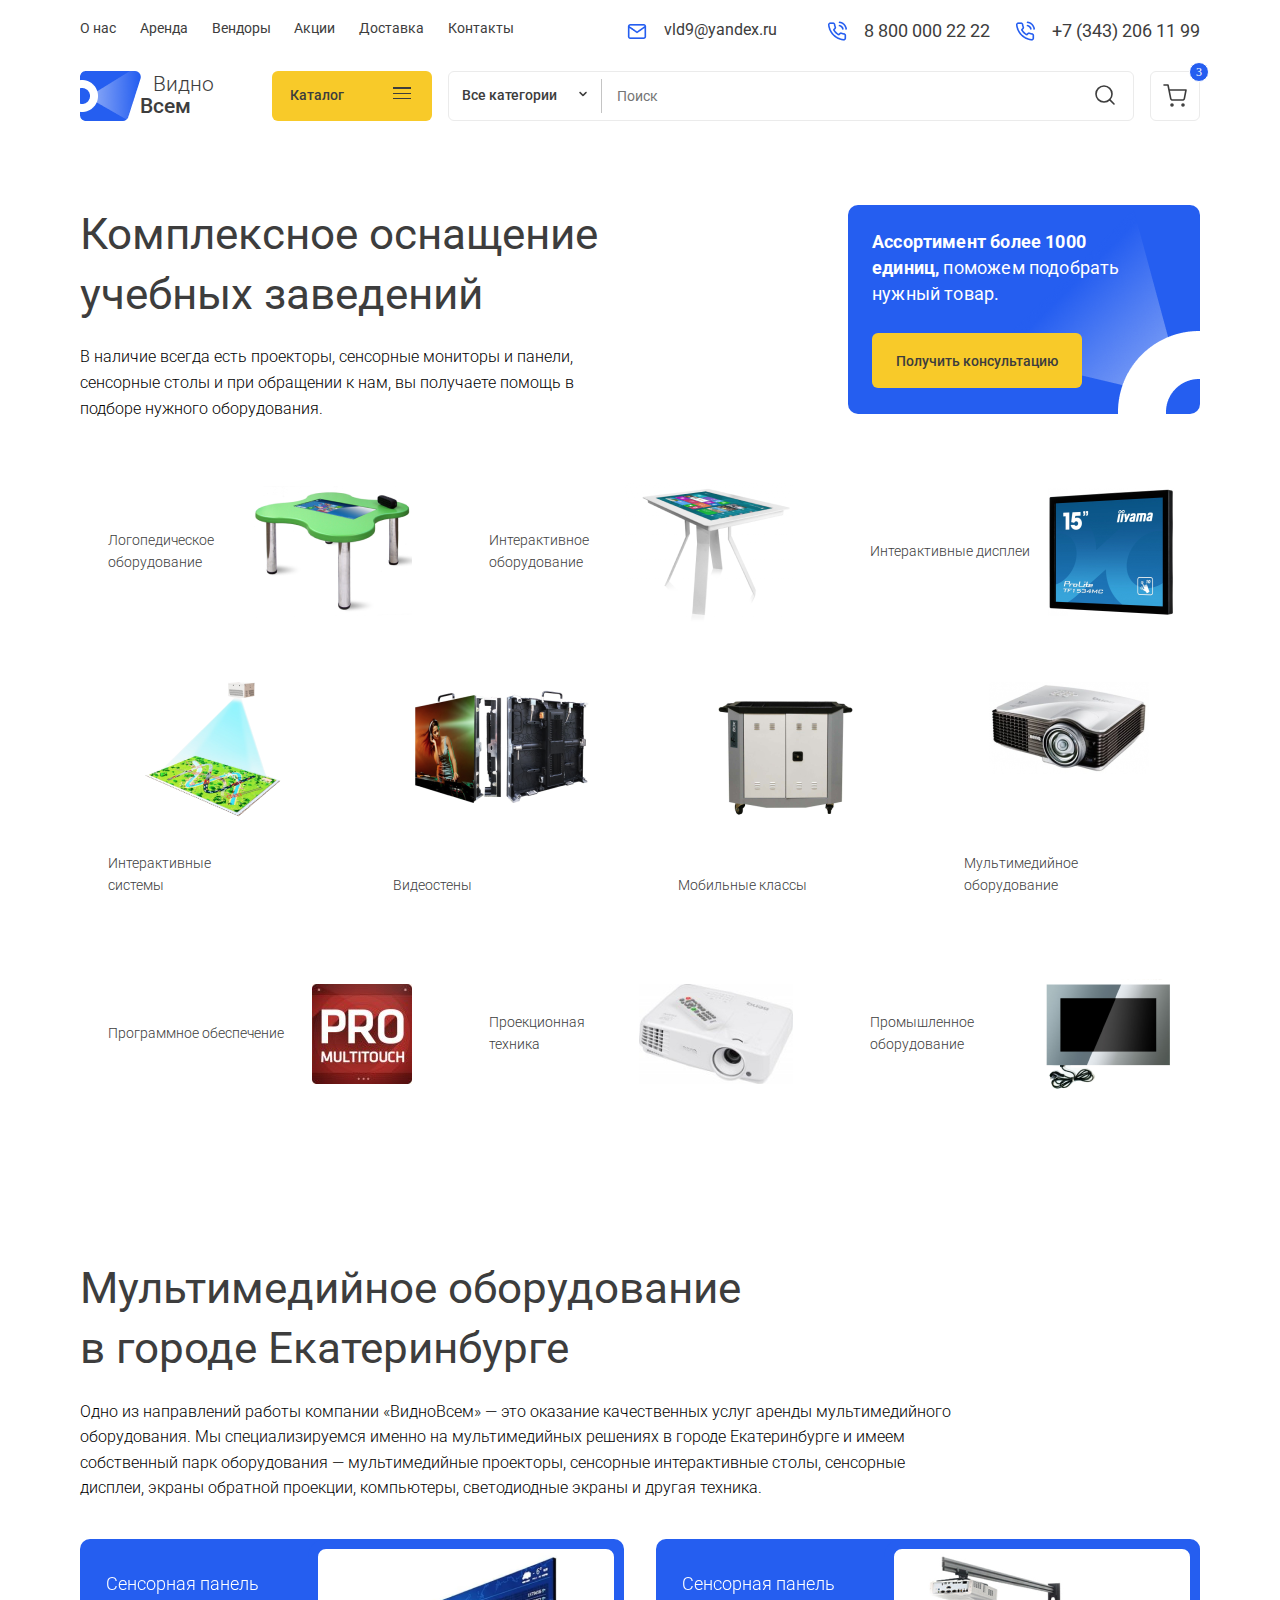
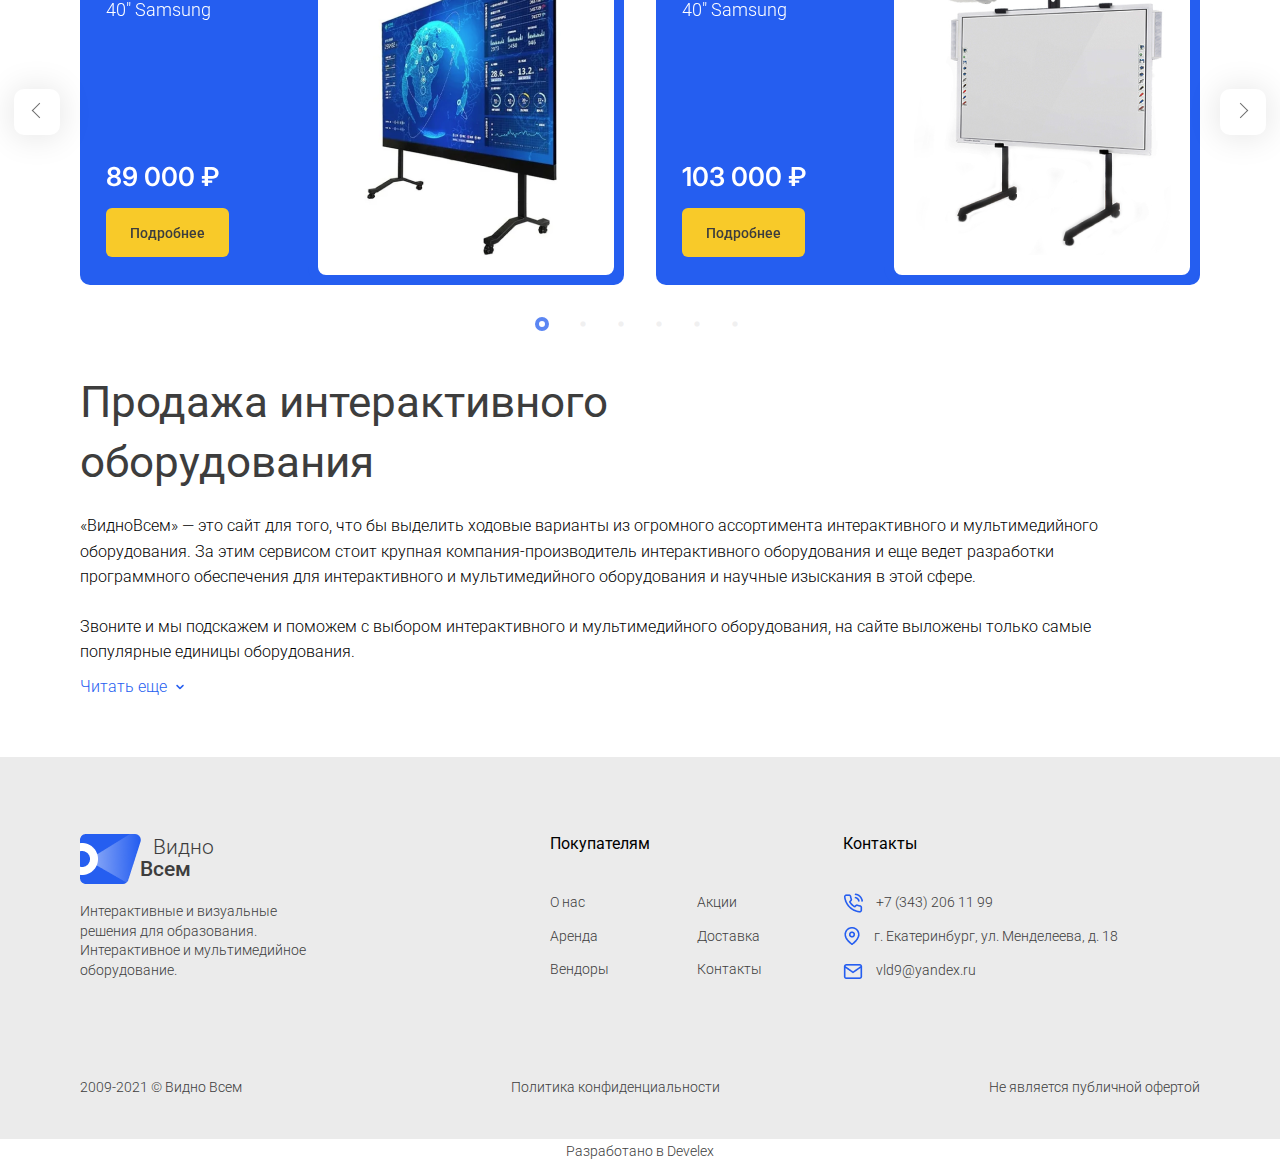
<file: index.html>
<!DOCTYPE html>
<html lang="en">

<head>
	<meta charset="UTF-8">
	<meta http-equiv="X-UA-Compatible" content="IE=edge">
	<meta name="viewport" content="width=device-width, initial-scale=1.0">
	<link rel="stylesheet" href="css/reset.css" />
	<link rel="stylesheet" href="slick/slick.css" />
	<link rel="stylesheet" href="slick/slick-theme.css">
	<link rel="stylesheet"
		href="https://fonts.googleapis.com/css2?family=Inter:wght@600&family=Roboto:wght@300;400;500;700&display=swap">
	<link rel="stylesheet" href="css/style.css" />
	<title>Видно всем</title>
</head>

<body>
	<svg style="display: none;">
		<symbol viewBox="0 0 24 24" id="search">
			<path
				d="M11 19C15.4183 19 19 15.4183 19 11C19 6.58172 15.4183 3 11 3C6.58172 3 3 6.58172 3 11C3 15.4183 6.58172 19 11 19Z"
				stroke="#3D3D3D" stroke-width="1.6" stroke-linecap="round" stroke-linejoin="round" />
			<path d="M21 21L16.65 16.65" stroke="#3D3D3D" stroke-width="1.6" stroke-linecap="round"
				stroke-linejoin="round" />
		</symbol>

		<symbol viewBox="0 0 24 24" id="cart">
			<path
				d="M9 22C9.55228 22 10 21.5523 10 21C10 20.4477 9.55228 20 9 20C8.44772 20 8 20.4477 8 21C8 21.5523 8.44772 22 9 22Z"
				stroke="#3D3D3D" stroke-width="1.6" stroke-linecap="round" stroke-linejoin="round" />
			<path
				d="M20 22C20.5523 22 21 21.5523 21 21C21 20.4477 20.5523 20 20 20C19.4477 20 19 20.4477 19 21C19 21.5523 19.4477 22 20 22Z"
				stroke="#3D3D3D" stroke-width="1.6" stroke-linecap="round" stroke-linejoin="round" />
			<path
				d="M1 1H5L7.68 14.39C7.77144 14.8504 8.02191 15.264 8.38755 15.5583C8.75318 15.8526 9.2107 16.009 9.68 16H19.4C19.8693 16.009 20.3268 15.8526 20.6925 15.5583C21.0581 15.264 21.3086 14.8504 21.4 14.39L23 6H6"
				stroke="#3D3D3D" stroke-width="1.6" stroke-linecap="round" stroke-linejoin="round" />
		</symbol>
	</svg>

	<div class="wraper">
		<div class="header">
			<div class="container">
				<div class="header__top">
					<div class="header__top-left">
						<div class="header__menu">
							<ul class="header__nav">
								<li>
									<a href="about.html" class="link header__link">О нас</a>
								</li>
								<li>
									<a href="#" class="link header__link">Аренда</a>
								</li>
								<li>
									<a href="#" class="link header__link">Вендоры</a>
								</li>
								<li>
									<a href="#" class="link header__link">Акции</a>
								</li>
								<li>
									<a href="#" class="link header__link">Доставка</a>
								</li>
								<li>
									<a href="#" class="link header__link">Контакты</a>
								</li>
							</ul>
						</div>
					</div>
					<div class="header__top-right">
						<div class="header__contact">
							<ul class="header__connection">
								<li>
									<div class="header__envelope">
										<img src="img/main-img/mail.png" alt="#">
									</div>
									<a href="mailto:vld9@yandex.ru" class="header__email">vld9@yandex.ru</a>
								</li>
								<li>
									<div class="header__telephone-one">
										<img src="img/main-img/telephone.png" alt="#">
									</div>
									<a href="tel:8 800 000 22 22" class="header__number">8 800 000 22 22</a>
								</li>
								<li>
									<div class="header__telephone-tow">
										<img src="img/main-img/telephone.png" alt="#">
									</div>
									<a href="tel:+7 (343) 206 11 99" class="header__number">+7 (343) 206 11 99</a>
								</li>
							</ul>
						</div>
					</div>
				</div>

				<div class="header__bottom">
					<div class="header__bottom-left">
						<div class="header__logo">
							<a href="index.html"><img src="img/main-img/logo.png" alt=""></a>
						</div>
						<div class="header__name">
							<h2 class="h2">Видно</h2>
							<h2 class="h2 header__h2">Всем</h2>
						</div>
					</div>
					<div class="header__bottom-right">
						<div class="header__catalog">
							<button class="header__catalog-btn batton btn--yellow">
								<a href="#" class="header__catalog-link link">Каталог</a>
								<div class="header__menu-burger menu-burger">
									<span></span>
								</div>
							</button>
							<div class="header__catalog-menu">
								<ul class="header__chapter">
									<li class="header__chapter-name">
										<a href="#" class="chapter__link">Видеостены</a>
										<ul class="header__product">
											<li>
												<a href="#" class="product__link">Cветодиодные экраны для помещения</a>
											</li>
											<li>
												<a href="#" class="product__link">Cветодиодные экраны для улицы</a>
											</li>
										</ul>
									</li>
									<li class="header__chapter-name">
										<a href="#" class="chapter__link">Интерактивные дисплеи</a>
										<ul class="header__product">
											<li>
												<a href="#" class="product__link">Интерактивные дисплеи Benq</a>
											</li>
											<li>
												<a href="#" class="product__link">Интерактивные дисплеи Prestigio Multiboard</a>
											</li>
											<li>
												<a href="#" class="product__link">Интерактивные дисплеи Samsung</a>
											</li>
											<li>
												<a href="#" class="product__link">Интерактивные дисплеи Sharp</a>
											</li>
										</ul>
									</li>
									<li class="header__chapter-name">
										<a href="#" class="chapter__link">Интерактивное оборудование</a>
										<ul class="header__product">
											<li>
												<a href="#" class="product__link">Зеркала интерактивные</a>
											</li>
											<li>
												<a href="#" class="product__link">Интерактивные доски IQBoard</a>
											</li>
											<li>
												<a href="#" class="product__link">Интерактивные доски SMART</a>
											</li>
											<li>
												<a href="#" class="product__link">Интерактивные планшеты TRIUMPH BOARD</a>
											</li>
											<li>
												<a href="#" class="product__link">Интерактивные столы Livesystems</a>
											</li>
										</ul>
									</li>
									<li class="header__chapter-name">
										<a href="#" class="chapter__link">Интерактивные системы</a>
										<ul class="header__product">
											<li>
												<a href="#" class="product__link">Интерактивное голосование</a>
											</li>
											<li>
												<a href="#" class="product__link">Система "Интерактивный пол"</a>
											</li>
											<li>
												<a href="#" class="product__link">Стабилотренажеры и стабилоплатформы</a>
											</li>
										</ul>
									</li>
									<li class="header__chapter-name">
										<a href="#" class="chapter__link">Логопедическое оборудование</a>
										<ul class="header__product">
											<li>
												<a href="#" class="product__link">Логопедические столы</a>
											</li>
										</ul>
									</li>
									<li class="header__chapter-name">
										<a href="#" class="chapter__link">Мультимедийное оборудование</a>
										<ul class="header__product">
											<li>
												<a href="#" class="product__link">Проекторы в аренду</a>
											</li>
										</ul>
									</li>
									<li class="header__chapter-name">
										<a href="#" class="chapter__link">Мобильные классы</a>
										<ul class="header__product">
											<li>
												<a href="#" class="product__link">Устройства транспортно-зарядные (тележки для
													ноутбуков)</a>
											</li>
										</ul>
									</li>
									<li class="header__chapter-name">
										<a href="#" class="chapter__link">Программное обеспечение</a>
										<ul class="header__product">
											<li>
												<a href="#" class="product__link">Для интерактивного дисплея</a>
											</li>
											<li>
												<a href="#" class="product__link">Для сенсорного стола</a>
											</li>
											<li>
												<a href="#" class="product__link">Интерактивные игры</a>
											</li>
											<li>
												<a href="#" class="product__link">Интерактивные тренажеры</a>
											</li>
											<li>
												<a href="#" class="product__link">Карты подключения услуг Zyxel</a>
											</li>
										</ul>
									</li>
									<li class="header__chapter-name">
										<a href="#" class="chapter__link">Проекционная техника</a>
										<ul class="header__product">
											<li>
												<a href="#" class="product__link">Проекторы BENQ</a>
											</li>
											<li>
												<a href="#" class="product__link">Проекторы Panasonic</a>
											</li>
										</ul>
									</li>
									<li class="header__chapter-name">
										<a href="#" class="chapter__link">Промышленное оборудование</a>
										<ul class="header__product">
											<li>
												<a href="#" class="product__link">Взрывобезопасные мониторы</a>
											</li>
											<li>
												<a href="#" class="product__link">Защищенные мониторы</a>
											</li>
										</ul>
									</li>
								</ul>
							</div>
						</div>
						<div class="header__categories">
							<form action="search-result.html">
								<div class="header__categories-left">
									<div class="header__allcategories">
										<a href="#" class="header__allcategories-link link">Все категории</a>
										<div class="header__allcategories-btn categories-btn">
											<img src="img/main-img/categories.png" alt="">
										</div>
										<div class="header__categories-menu">
											<ul class="header__categories-list">
												<li>
													<a href="#" class="categories__link link">Программное обеспечение</a>
												</li>
												<li>
													<a href="#" class="categories__link link">Интерактивные системы</a>
												</li>
												<li>
													<a href="#" class="categories__link link">Видеостены</a>
												</li>
												<li>
													<a href="category.html" class="categories__link link">Интерактивные дисплеи</a>
												</li>
												<li>
													<a href="#" class="categories__link link">Логопедическое оборудование</a>
												</li>
												<li>
													<a href="#" class="categories__link link">Проекционная техника</a>
												</li>
												<li>
													<a href="#" class="categories__link link">Мультимедийное оборудование</a>
												</li>
												<li>
													<a href="#" class="categories__link link">Интерактивное оборудование</a>
												</li>
												<li>
													<a href="#" class="categories__link link">Промышленное оборудование</a>
												</li>
												<li>
													<a href="#" class="categories__link link">Мобильные классы</a>
												</li>
											</ul>
										</div>
									</div>
								</div>
								<div class="header__categories-right">
									<input class="header__search link" type="text" name="text" placeholder="Поиск">
									<button class="header__search-btn" type="submit">
										<span class="icon">
											<svg>
												<use xlink:href="#search"></use>
											</svg>
										</span>
									</button>
								</div>
							</form>
						</div>
						<div class="header__basket">
							<a href="" class="header__cart cart-btn">
								<span class="icon">
									<svg>
										<use xlink:href="#cart"></use>
									</svg>
								</span>
								<span class="cart-counter">3</span>
							</a>
						</div>
					</div>

				</div>
			</div>
		</div>
		<div class="product">
			<div class="container">
				<div class="product__top">
					<div class="product__top-left">
						<h1 class="product__title h1">Комплексное оснащение учебных заведений</h1>
						<div class="product__text text">
							В наличие всегда есть проекторы, сенсорные мониторы и панели, сенсорные столы и при обращении к
							нам, вы получаете помощь
							в подборе нужного оборудования.
						</div>
					</div>
					<div class="product__top-right">
						<div class="product__consultation">
							<div class="product__range">
								<b>Ассортимент более 1000 единиц,</b> поможем подобрать нужный товар.
							</div>
							<div class="product__consultation-btn">
								<a href="" class="product__consultation-link batton btn--yellow open-popup">Получить
									консультацию</a>
							</div>
						</div>
					</div>
				</div>
				<div class="product__main">
					<div class="product__column">
						<div class="product__item">
							<div class="product__equipment">
								<a href="" class="product__link text">Логопедическое оборудование</a>
							</div>
							<div class="product__img">
								<img src="img/main-img/image1.png" alt="">
							</div>
						</div>
					</div>
					<div class="product__column">
						<div class="product__item">
							<div class="product__equipment">
								<a href="" class="product__link text">Интерактивное оборудование</a>
							</div>
							<div class="product__img">
								<img src="img/main-img/image2.png" alt="">
							</div>
						</div>
					</div>
					<div class="product__column">
						<div class="product__item">
							<div class="product__equipment">
								<a href="category.html" class="product__link text">Интерактивные дисплеи</a>
							</div>
							<div class="product__img">
								<img src="img/main-img/image3.png" alt="">
							</div>
						</div>
					</div>
					<div class="product__column product__column-four">
						<div class="product__item product__item-four">
							<div class="product__equipment product__equipment-four">
								<a href="" class="product__link text">Интерактивные <br> системы</a>
							</div>
							<div class="product__img">
								<img src="img/main-img/image4.png" alt="">
							</div>
						</div>
					</div>
					<div class="product__column product__column-four">
						<div class="product__item product__item-four">
							<div class="product__equipment product__equipment-four">
								<a href="" class="product__link text">Видеостены</a>
							</div>
							<div class="product__img">
								<img src="img/main-img/image5.png" alt="">
							</div>
						</div>
					</div>
					<div class="product__column product__column-four">
						<div class="product__item product__item-four">
							<div class="product__equipment product__equipment-four">
								<a href="" class="product__link text">Мобильные классы</a>
							</div>
							<div class="product__img">
								<img src="img/main-img/image6.png" alt="">
							</div>
						</div>
					</div>
					<div class="product__column product__column-four">
						<div class="product__item product__item-four">
							<div class="product__equipment product__equipment-four">
								<a href="" class="product__link text">Мультимедийное оборудование</a>
							</div>
							<div class="product__img">
								<img src="img/main-img/image7.png" alt="">
							</div>
						</div>
					</div>
					<div class="product__column">
						<div class="product__item">
							<div class="product__equipment">
								<a href="" class="product__link text">Программное обеспечение</a>
							</div>
							<div class="product__img">
								<img src="img/main-img/image8.png" alt="">
							</div>
						</div>
					</div>
					<div class="product__column">
						<div class="product__item">
							<div class="product__equipment">
								<a href="" class="product__link text">Проекционная техника</a>
							</div>
							<div class="product__img">
								<img src="img/main-img/image9.png" alt="">
							</div>
						</div>
					</div>
					<div class="product__column">
						<div class="product__item">
							<div class="product__equipment">
								<a href="" class="product__link text">Промышленное оборудование</a>
							</div>
							<div class="product__img">
								<img src="img/main-img/image10.png" alt="">
							</div>
						</div>
					</div>
				</div>
			</div>
		</div>
		<div class="multimedia">
			<div class="container">
				<div class="multimedia__top">
					<h1 class="multimedia__title h1">Мультимедийное оборудование в городе Екатеринбурге</h1>
					<div class="multimedia__text text">
						Одно из направлений работы компании «ВидноВсем» — это оказание качественных услуг аренды
						мультимедийного оборудования. Мы специализируемся именно на мультимедийных решениях в городе
						Екатеринбурге и имеем собственный парк оборудования — мультимедийные проекторы, сенсорные
						интерактивные столы, сенсорные дисплеи, экраны обратной проекции, компьютеры, светодиодные экраны и
						другая техника.
					</div>
				</div>
				<div class="multimedia__slider">
					<div class="multimedia__slider-column">
						<div class="multimedia__slider-item">
							<div class="multimedia__slider-left">
								<div class="multimedia__slider-top">
									Сенсорная панель 40″ Samsung
								</div>
								<div class="multimedia__slider-bottom">
									<div class="multimedia__price">
										89 000 ₽
									</div>
									<div class="multimedia__button">
										<a href="" class="multimedia__more batton btn--yellow">Подробнее</a>
									</div>
								</div>
							</div>
							<div class="multimedia__slider-right">
								<div class="multimedia__item">
									<div class="multimedia__img">
										<img src="img/main-img/panel1.png" alt="">
									</div>
								</div>
							</div>
						</div>
					</div>
					<div class="multimedia__slider-column">
						<div class="multimedia__slider-item">
							<div class="multimedia__slider-left">
								<div class="multimedia__slider-top">
									Сенсорная панель 40″ Samsung
								</div>
								<div class="multimedia__slider-bottom">
									<div class="multimedia__price">
										103 000 ₽
									</div>
									<div class="multimedia__button">
										<a href="" class="multimedia__more batton btn--yellow">Подробнее</a>
									</div>
								</div>
							</div>
							<div class="multimedia__slider-right">
								<div class="multimedia__item">
									<div class="multimedia__img">
										<img src="img/main-img/panel2.png" alt="">
									</div>
								</div>
							</div>
						</div>
					</div>
					<div class="multimedia__slider-column">
						<div class="multimedia__slider-item">
							<div class="multimedia__slider-left">
								<div class="multimedia__slider-top">
									Сенсорная панель 40″ Samsung
								</div>
								<div class="multimedia__slider-bottom">
									<div class="multimedia__price">
										89 000 ₽
									</div>
									<div class="multimedia__button">
										<a href="" class="multimedia__more batton btn--yellow">Подробнее</a>
									</div>
								</div>
							</div>
							<div class="multimedia__slider-right">
								<div class="multimedia__item">
									<div class="multimedia__img">
										<img src="img/main-img/panel1.png" alt="">
									</div>
								</div>
							</div>
						</div>
					</div>
					<div class="multimedia__slider-column">
						<div class="multimedia__slider-item">
							<div class="multimedia__slider-left">
								<div class="multimedia__slider-top">
									Сенсорная панель 40″ Samsung
								</div>
								<div class="multimedia__slider-bottom">
									<div class="multimedia__price">
										103 000 ₽
									</div>
									<div class="multimedia__button">
										<a href="" class="multimedia__more batton btn--yellow">Подробнее</a>
									</div>
								</div>
							</div>
							<div class="multimedia__slider-right">
								<div class="multimedia__item">
									<div class="multimedia__img">
										<img src="img/main-img/panel2.png" alt="">
									</div>
								</div>
							</div>
						</div>
					</div>
					<div class="multimedia__slider-column">
						<div class="multimedia__slider-item">
							<div class="multimedia__slider-left">
								<div class="multimedia__slider-top">
									Сенсорная панель 40″ Samsung
								</div>
								<div class="multimedia__slider-bottom">
									<div class="multimedia__price">
										89 000 ₽
									</div>
									<div class="multimedia__button">
										<a href="" class="multimedia__more batton btn--yellow">Подробнее</a>
									</div>
								</div>
							</div>
							<div class="multimedia__slider-right">
								<div class="multimedia__item">
									<div class="multimedia__img">
										<img src="img/main-img/panel1.png" alt="">
									</div>
								</div>
							</div>
						</div>
					</div>
					<div class="multimedia__slider-column">
						<div class="multimedia__slider-item">
							<div class="multimedia__slider-left">
								<div class="multimedia__slider-top">
									Сенсорная панель 40″ Samsung
								</div>
								<div class="multimedia__slider-bottom">
									<div class="multimedia__price">
										103 000 ₽
									</div>
									<div class="multimedia__button">
										<a href="" class="multimedia__more batton btn--yellow">Подробнее</a>
									</div>
								</div>
							</div>
							<div class="multimedia__slider-right">
								<div class="multimedia__item">
									<div class="multimedia__img">
										<img src="img/main-img/panel2.png" alt="">
									</div>
								</div>
							</div>
						</div>
					</div>
					<div class="multimedia__slider-column">
						<div class="multimedia__slider-item">
							<div class="multimedia__slider-left">
								<div class="multimedia__slider-top">
									Сенсорная панель 40″ Samsung
								</div>
								<div class="multimedia__slider-bottom">
									<div class="multimedia__price">
										89 000 ₽
									</div>
									<div class="multimedia__button">
										<a href="" class="multimedia__more batton btn--yellow">Подробнее</a>
									</div>
								</div>
							</div>
							<div class="multimedia__slider-right">
								<div class="multimedia__item">
									<div class="multimedia__img">
										<img src="img/main-img/panel1.png" alt="">
									</div>
								</div>
							</div>
						</div>
					</div>
					<div class="multimedia__slider-column">
						<div class="multimedia__slider-item">
							<div class="multimedia__slider-left">
								<div class="multimedia__slider-top">
									Сенсорная панель 40″ Samsung
								</div>
								<div class="multimedia__slider-bottom">
									<div class="multimedia__price">
										103 000 ₽
									</div>
									<div class="multimedia__button">
										<a href="" class="multimedia__more batton btn--yellow">Подробнее</a>
									</div>
								</div>
							</div>
							<div class="multimedia__slider-right">
								<div class="multimedia__item">
									<div class="multimedia__img">
										<img src="img/main-img/panel2.png" alt="">
									</div>
								</div>
							</div>
						</div>
					</div>
					<div class="multimedia__slider-column">
						<div class="multimedia__slider-item">
							<div class="multimedia__slider-left">
								<div class="multimedia__slider-top">
									Сенсорная панель 40″ Samsung
								</div>
								<div class="multimedia__slider-bottom">
									<div class="multimedia__price">
										89 000 ₽
									</div>
									<div class="multimedia__button">
										<a href="" class="multimedia__more batton btn--yellow">Подробнее</a>
									</div>
								</div>
							</div>
							<div class="multimedia__slider-right">
								<div class="multimedia__item">
									<div class="multimedia__img">
										<img src="img/main-img/panel1.png" alt="">
									</div>
								</div>
							</div>
						</div>
					</div>
					<div class="multimedia__slider-column">
						<div class="multimedia__slider-item">
							<div class="multimedia__slider-left">
								<div class="multimedia__slider-top">
									Сенсорная панель 40″ Samsung
								</div>
								<div class="multimedia__slider-bottom">
									<div class="multimedia__price">
										103 000 ₽
									</div>
									<div class="multimedia__button">
										<a href="" class="multimedia__more batton btn--yellow">Подробнее</a>
									</div>
								</div>
							</div>
							<div class="multimedia__slider-right">
								<div class="multimedia__item">
									<div class="multimedia__img">
										<img src="img/main-img/panel2.png" alt="">
									</div>
								</div>
							</div>
						</div>
					</div>
					<div class="multimedia__slider-column">
						<div class="multimedia__slider-item">
							<div class="multimedia__slider-left">
								<div class="multimedia__slider-top">
									Сенсорная панель 40″ Samsung
								</div>
								<div class="multimedia__slider-bottom">
									<div class="multimedia__price">
										89 000 ₽
									</div>
									<div class="multimedia__button">
										<a href="" class="multimedia__more batton btn--yellow">Подробнее</a>
									</div>
								</div>
							</div>
							<div class="multimedia__slider-right">
								<div class="multimedia__item">
									<div class="multimedia__img">
										<img src="img/main-img/panel1.png" alt="">
									</div>
								</div>
							</div>
						</div>
					</div>
					<div class="multimedia__slider-column">
						<div class="multimedia__slider-item">
							<div class="multimedia__slider-left">
								<div class="multimedia__slider-top">
									Сенсорная панель 40″ Samsung
								</div>
								<div class="multimedia__slider-bottom">
									<div class="multimedia__price">
										103 000 ₽
									</div>
									<div class="multimedia__button">
										<a href="" class="multimedia__more batton btn--yellow">Подробнее</a>
									</div>
								</div>
							</div>
							<div class="multimedia__slider-right">
								<div class="multimedia__item">
									<div class="multimedia__img">
										<img src="img/main-img/panel2.png" alt="">
									</div>
								</div>
							</div>
						</div>
					</div>
				</div>
			</div>
		</div>
		<div class="interactive">
			<div class="container">
				<h1 class="interactive__title h1">
					Продажа интерактивного оборудования
				</h1>
				<div class="interactive__text text">
					<p>
						«ВидноВсем» — это сайт для того, что бы выделить ходовые варианты из огромного ассортимента
						интерактивного и мультимедийного оборудования. За этим сервисом стоит крупная компания-производитель
						интерактивного оборудования и еще ведет разработки программного обеспечения для интерактивного и
						мультимедийного оборудования и научные изыскания в этой сфере.
					</p>
					<p>
						Звоните и мы подскажем и поможем с выбором интерактивного и мультимедийного оборудования, на сайте
						выложены только самые популярные единицы оборудования.
					</p>
				</div>
				<div class="interactive__read text">
					<a href="">Читать еще</a>
					<a href="" class="interactive__arrow"><img src="img/main-img/arrow.png" alt=""></a>
				</div>
			</div>
		</div>
		<div class="footer">
			<div class="container">
				<div class="footer__top">
					<div class="footer__left">
						<div class="footer__logo">
							<div class="footer__logo-img">
								<a href=""><img src="img/main-img/logo.png" alt=""></a>
							</div>
							<div class="footer__name">
								<h2 class="h2">Видно</h2>
								<h2 class="h2 footer__h2">Всем</h2>
							</div>
						</div>
						<div class="footer__text footer-content">
							Интерактивные и визуальные <br> решения для образования.<br>
							Интерактивное и мультимедийное <br> оборудование.
						</div>
					</div>
					<div class="footer__right">
						<div class="footer__item">
							<div class="footer__title">
								Покупателям
							</div>
							<div class="footer__menu">
								<ul class="footer__nav">
									<li>
										<a href="#" class="footer__link footer-content">О нас</a>
									</li>
									<li>
										<a href="#" class="footer__link footer-content">Акции</a>
									</li>
									<li>
										<a href="#" class="footer__link footer-content">Аренда</a>
									</li>
									<li>
										<a href="#" class="footer__link footer-content">Доставка</a>
									</li>
									<li>
										<a href="#" class="footer__link footer-content">Вендоры</a>
									</li>
									<li>
										<a href="#" class="footer__link footer-content">Контакты</a>
									</li>
								</ul>
							</div>
						</div>
						<div class="footer__item">
							<div class="footer__title">
								Контакты
							</div>
							<div class="footer__connection">
								<ul class="footer__connection-nav">
									<li>
										<div class="footer__telephone">
											<img src="img/main-img/telephone.png" alt="#">
										</div>
										<a href="tel:+7 (343) 206 11 99" class="footer__number footer-content">+7 (343) 206 11
											99</a>
									</li>
									<li>
										<div class="footer__label">
											<img src="img/main-img/label.png" alt="#">
										</div>
										<a href="" class="footer__address footer-content">г. Екатеринбург, ул. Менделеева, д.
											18</a>
									</li>
									<li>
										<div class="footer__envelope">
											<img src="img/main-img/mail.png" alt="#">
										</div>
										<a href="mailto:vld9@yandex.ru" class="footer__email footer-content">vld9@yandex.ru</a>
									</li>
								</ul>
							</div>
						</div>
					</div>
				</div>
				<div class="footer__bottom">
					<ul>
						<li class="footer-content">
							2009-2021 © Видно Всем
						</li>
						<li>
							<a href="" class="footer-content">Политика конфиденциальности</a>
						</li>
						<li class="footer-content">
							Не является публичной офертой
						</li>
					</ul>
				</div>
			</div>
		</div>
		<div class="developed">
			<div class="container">
				<div class="developed__text footer-content">
					Разработано в Develex
				</div>
			</div>
		</div>
	</div>

	<!-- popup -->
	<div class="popup">
		<div class="popup__application">
			<div class="popup__container">
				<div class="popup__close">

				</div>
				<div class="popup__title form-title">
					Оставьте заявку
				</div>
				<div class="popup__text text">
					наш специалист свяжется с вами в ближайшее время
				</div>
				<form action="">
					<input class="popup__fone input" type="tel" name="popup-form" placeholder="+7 (___) ___-__-__">
					<input class="popup__email input" type="text" name="email" id="email" placeholder="email"
						required="required">
					<div class="popup__callback">
						<a href="#" class="popup__link batton btn--yellow open-popup-two">Отправить заявку</a>
					</div>
					<div class="popup__agree">
						Нажимая кнопку я соглашаюсь <br> с <a href="">политикой конфиденциальности</a>
					</div>
				</form>

			</div>
		</div>
	</div>
	<div class="popup-two">
		<div class="popup-two__application popup__application">
			<div class="popup-two__container">
				<div class="popup__close">
				</div>
				<div class="popup-tow__title form-title">
					Cпасибо
				</div>
				<div class="popup-two__text text">
					ваша заявка успешно отправлена, наш специалист свяжется с вами в ближайшее время
				</div>
			</div>
		</div>
	</div>
	<script src="https://code.jquery.com/jquery-3.5.1.min.js"></script>
	<script src="slick/slick.min.js"></script>
	<script src="script.js"></script>
</body>

</html>
</file>
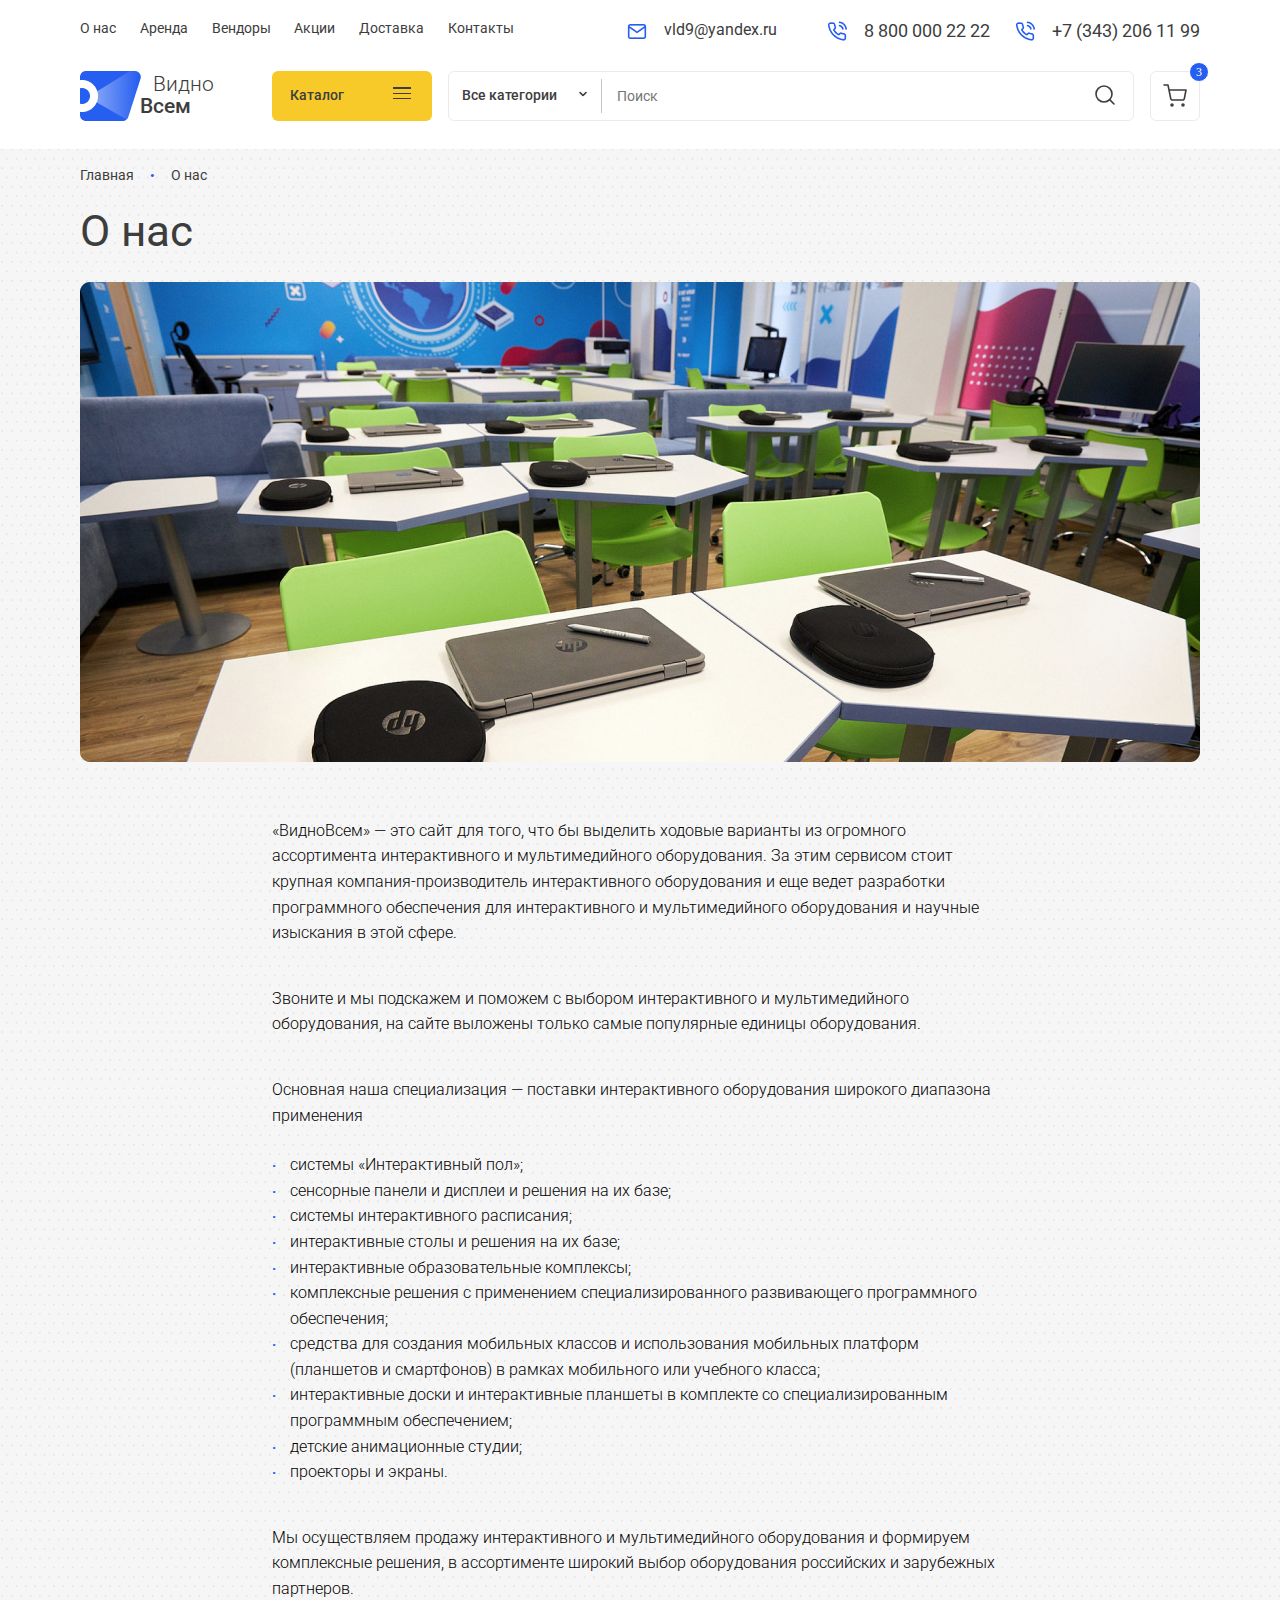
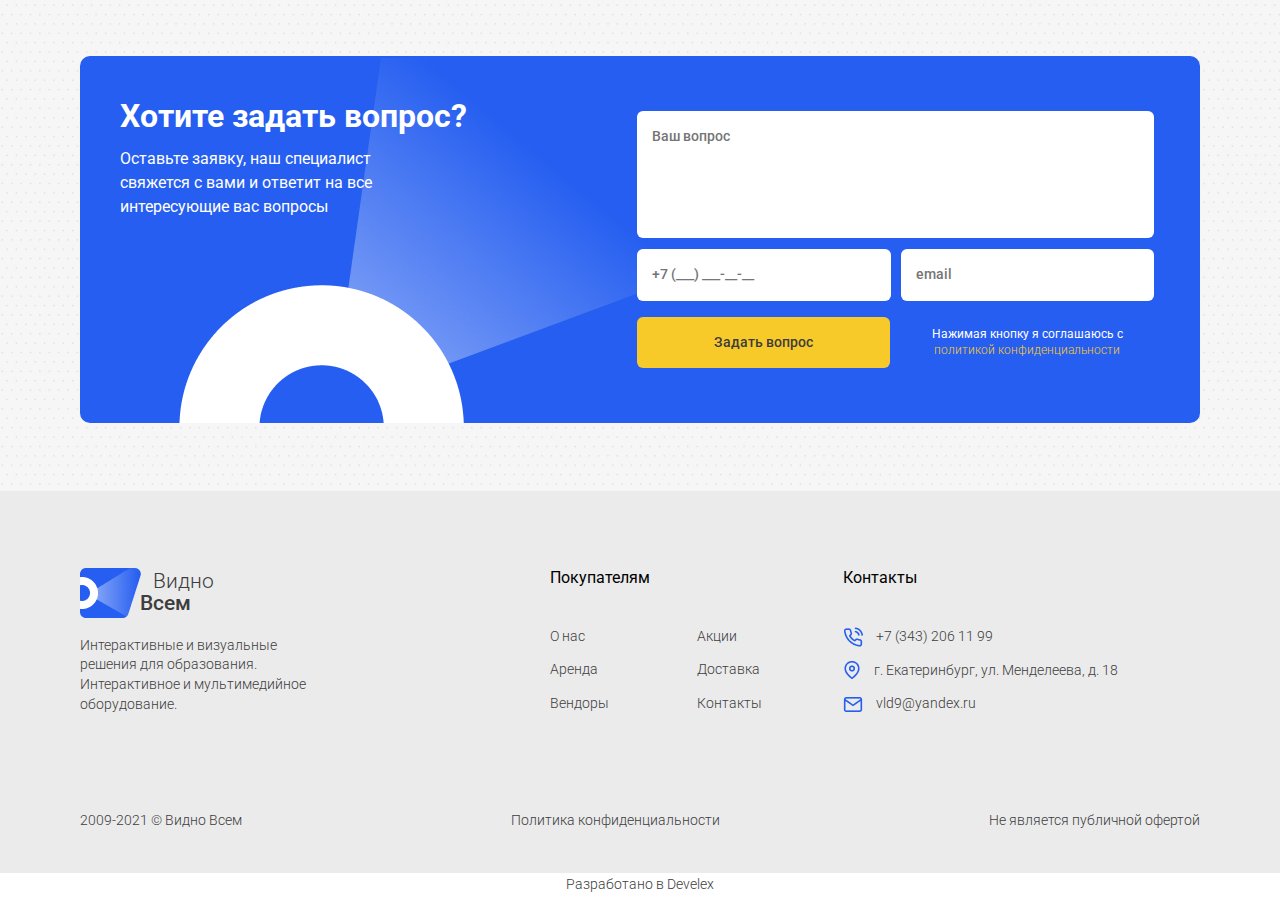
<file: about.html>
<!DOCTYPE html>
<html lang="en">

<head>
	<meta charset="UTF-8">
	<meta http-equiv="X-UA-Compatible" content="IE=edge">
	<meta name="viewport" content="width=device-width, initial-scale=1.0">
	<link rel="stylesheet" href="css/reset.css" />
	<link rel="stylesheet"
		href="https://fonts.googleapis.com/css2?family=Inter:wght@600&family=Roboto:wght@300;400;500;700&display=swap">
	<link rel="stylesheet" href="css/style.css" />
	<link rel="stylesheet" href="css/style-category.css" />
	<link rel="stylesheet" href="css/style-about.css" />
	<title>About</title>
</head>

<body>
	<svg style="display: none;">
		<symbol viewBox="0 0 24 24" id="search">
			<path
				d="M11 19C15.4183 19 19 15.4183 19 11C19 6.58172 15.4183 3 11 3C6.58172 3 3 6.58172 3 11C3 15.4183 6.58172 19 11 19Z"
				stroke="#3D3D3D" stroke-width="1.6" stroke-linecap="round" stroke-linejoin="round" />
			<path d="M21 21L16.65 16.65" stroke="#3D3D3D" stroke-width="1.6" stroke-linecap="round"
				stroke-linejoin="round" />
		</symbol>

		<symbol viewBox="0 0 24 24" id="cart">
			<path
				d="M9 22C9.55228 22 10 21.5523 10 21C10 20.4477 9.55228 20 9 20C8.44772 20 8 20.4477 8 21C8 21.5523 8.44772 22 9 22Z"
				stroke="#3D3D3D" stroke-width="1.6" stroke-linecap="round" stroke-linejoin="round" />
			<path
				d="M20 22C20.5523 22 21 21.5523 21 21C21 20.4477 20.5523 20 20 20C19.4477 20 19 20.4477 19 21C19 21.5523 19.4477 22 20 22Z"
				stroke="#3D3D3D" stroke-width="1.6" stroke-linecap="round" stroke-linejoin="round" />
			<path
				d="M1 1H5L7.68 14.39C7.77144 14.8504 8.02191 15.264 8.38755 15.5583C8.75318 15.8526 9.2107 16.009 9.68 16H19.4C19.8693 16.009 20.3268 15.8526 20.6925 15.5583C21.0581 15.264 21.3086 14.8504 21.4 14.39L23 6H6"
				stroke="#3D3D3D" stroke-width="1.6" stroke-linecap="round" stroke-linejoin="round" />
		</symbol>
	</svg>

	<div class="wraper">
		<div class="header">
			<div class="container">
				<div class="header__top">
					<div class="header__top-left">
						<div class="header__menu">
							<ul class="header__nav">
								<li>
									<a href="#" class="link header__link">О нас</a>
								</li>
								<li>
									<a href="#" class="link header__link">Аренда</a>
								</li>
								<li>
									<a href="#" class="link header__link">Вендоры</a>
								</li>
								<li>
									<a href="#" class="link header__link">Акции</a>
								</li>
								<li>
									<a href="#" class="link header__link">Доставка</a>
								</li>
								<li>
									<a href="#" class="link header__link">Контакты</a>
								</li>
							</ul>
						</div>
					</div>
					<div class="header__top-right">
						<div class="header__contact">
							<ul class="header__connection">
								<li>
									<div class="header__envelope">
										<img src="img/main-img/mail.png" alt="#">
									</div>
									<a href="mailto:vld9@yandex.ru" class="header__email">vld9@yandex.ru</a>
								</li>
								<li>
									<div class="header__telephone-one">
										<img src="img/main-img/telephone.png" alt="#">
									</div>
									<a href="tel:8 800 000 22 22" class="header__number">8 800 000 22 22</a>
								</li>
								<li>
									<div class="header__telephone-tow">
										<img src="img/main-img/telephone.png" alt="#">
									</div>
									<a href="tel:+7 (343) 206 11 99" class="header__number">+7 (343) 206 11 99</a>
								</li>
							</ul>
						</div>
					</div>
				</div>

				<div class="header__bottom">
					<div class="header__bottom-left">
						<div class="header__logo">
							<a href="index.html"><img src="img/main-img/logo.png" alt=""></a>
						</div>
						<div class="header__name">
							<h2 class="h2">Видно</h2>
							<h2 class="h2 header__h2">Всем</h2>
						</div>
					</div>
					<div class="header__bottom-right">
						<div class="header__catalog">
							<button class="header__catalog-btn batton btn--yellow">
								<a href="#" class="header__catalog-link link">Каталог</a>
								<div class="header__menu-burger menu-burger">
									<span></span>
								</div>
							</button>
							<div class="header__catalog-menu">
								<ul class="header__chapter">
									<li class="header__chapter-name">
										<a href="#" class="chapter__link">Видеостены</a>
										<ul class="header__product">
											<li>
												<a href="#" class="product__link">Cветодиодные экраны для помещения</a>
											</li>
											<li>
												<a href="#" class="product__link">Cветодиодные экраны для улицы</a>
											</li>
										</ul>
									</li>
									<li class="header__chapter-name">
										<a href="#" class="chapter__link">Интерактивные дисплеи</a>
										<ul class="header__product">
											<li>
												<a href="#" class="product__link">Интерактивные дисплеи Benq</a>
											</li>
											<li>
												<a href="#" class="product__link">Интерактивные дисплеи Prestigio Multiboard</a>
											</li>
											<li>
												<a href="#" class="product__link">Интерактивные дисплеи Samsung</a>
											</li>
											<li>
												<a href="#" class="product__link">Интерактивные дисплеи Sharp</a>
											</li>
										</ul>
									</li>
									<li class="header__chapter-name">
										<a href="#" class="chapter__link">Интерактивное оборудование</a>
										<ul class="header__product">
											<li>
												<a href="#" class="product__link">Зеркала интерактивные</a>
											</li>
											<li>
												<a href="#" class="product__link">Интерактивные доски IQBoard</a>
											</li>
											<li>
												<a href="#" class="product__link">Интерактивные доски SMART</a>
											</li>
											<li>
												<a href="#" class="product__link">Интерактивные планшеты TRIUMPH BOARD</a>
											</li>
											<li>
												<a href="#" class="product__link">Интерактивные столы Livesystems</a>
											</li>
										</ul>
									</li>
									<li class="header__chapter-name">
										<a href="#" class="chapter__link">Интерактивные системы</a>
										<ul class="header__product">
											<li>
												<a href="#" class="product__link">Интерактивное голосование</a>
											</li>
											<li>
												<a href="#" class="product__link">Система "Интерактивный пол"</a>
											</li>
											<li>
												<a href="#" class="product__link">Стабилотренажеры и стабилоплатформы</a>
											</li>
										</ul>
									</li>
									<li class="header__chapter-name">
										<a href="#" class="chapter__link">Логопедическое оборудование</a>
										<ul class="header__product">
											<li>
												<a href="#" class="product__link">Логопедические столы</a>
											</li>
										</ul>
									</li>
									<li class="header__chapter-name">
										<a href="#" class="chapter__link">Мультимедийное оборудование</a>
										<ul class="header__product">
											<li>
												<a href="#" class="product__link">Проекторы в аренду</a>
											</li>
										</ul>
									</li>
									<li class="header__chapter-name">
										<a href="#" class="chapter__link">Мобильные классы</a>
										<ul class="header__product">
											<li>
												<a href="#" class="product__link">Устройства транспортно-зарядные (тележки для
													ноутбуков)</a>
											</li>
										</ul>
									</li>
									<li class="header__chapter-name">
										<a href="#" class="chapter__link">Программное обеспечение</a>
										<ul class="header__product">
											<li>
												<a href="#" class="product__link">Для интерактивного дисплея</a>
											</li>
											<li>
												<a href="#" class="product__link">Для сенсорного стола</a>
											</li>
											<li>
												<a href="#" class="product__link">Интерактивные игры</a>
											</li>
											<li>
												<a href="#" class="product__link">Интерактивные тренажеры</a>
											</li>
											<li>
												<a href="#" class="product__link">Карты подключения услуг Zyxel</a>
											</li>
										</ul>
									</li>
									<li class="header__chapter-name">
										<a href="#" class="chapter__link">Проекционная техника</a>
										<ul class="header__product">
											<li>
												<a href="#" class="product__link">Проекторы BENQ</a>
											</li>
											<li>
												<a href="#" class="product__link">Проекторы Panasonic</a>
											</li>
										</ul>
									</li>
									<li class="header__chapter-name">
										<a href="#" class="chapter__link">Промышленное оборудование</a>
										<ul class="header__product">
											<li>
												<a href="#" class="product__link">Взрывобезопасные мониторы</a>
											</li>
											<li>
												<a href="#" class="product__link">Защищенные мониторы</a>
											</li>
										</ul>
									</li>
								</ul>
							</div>
						</div>
						<div class="header__categories">
							<form>
								<div class="header__categories-left">
									<div class="header__allcategories">
										<a href="#" class="header__allcategories-link link">Все категории</a>
										<div class="header__allcategories-btn categories-btn">
											<img src="img/main-img/categories.png" alt="">
										</div>
										<div class="header__categories-menu">
											<ul class="header__categories-list">
												<li>
													<a href="#" class="categories__link link">Программное обеспечение</a>
												</li>
												<li>
													<a href="#" class="categories__link link">Интерактивные системы</a>
												</li>
												<li>
													<a href="#" class="categories__link link">Видеостены</a>
												</li>
												<li>
													<a href="#" class="categories__link link">Интерактивные дисплеи</a>
												</li>
												<li>
													<a href="#" class="categories__link link">Логопедическое оборудование</a>
												</li>
												<li>
													<a href="#" class="categories__link link">Проекционная техника</a>
												</li>
												<li>
													<a href="#" class="categories__link link">Мультимедийное оборудование</a>
												</li>
												<li>
													<a href="#" class="categories__link link">Интерактивное оборудование</a>
												</li>
												<li>
													<a href="#" class="categories__link link">Промышленное оборудование</a>
												</li>
												<li>
													<a href="#" class="categories__link link">Мобильные классы</a>
												</li>
											</ul>
										</div>
									</div>
								</div>
								<div class="header__categories-right">
									<input class="header__search link" type="text" placeholder="Поиск">
									<button class="header__search-btn" type="submit">
										<span class="icon">
											<svg>
												<use xlink:href="#search"></use>
											</svg>
										</span>
									</button>
								</div>
							</form>
						</div>
						<div class="header__basket">
							<a href="basket.html" class="header__cart cart-btn">
								<span class="icon">
									<svg>
										<use xlink:href="#cart"></use>
									</svg>
								</span>
								<span class="cart-counter">3</span>
							</a>
						</div>
					</div>

				</div>
			</div>
		</div>
		<div class="main fone">
			<div class="container">
				<div class="main__way crumbs">
					<ul class="main__list crumbs-list">
						<li><a class="main__link link crumbs-link" href="index.html">Главная</a></li>
						<li><a class="main__link link crumbs-link" href="about.html">О нас</a></li>
					</ul>
				</div>
				<div class="main__about-as">
					<h1 class="main__title h1">О нас</h1>
					<div class="main__about-img">
						<img src="img/about-img/about-as.png" alt="">
					</div>
					<div class="main__text">
						<p class="text">
							«ВидноВсем» — это сайт для того, что бы выделить ходовые варианты из огромного ассортимента
							интерактивного и мультимедийного оборудования. За этим сервисом стоит крупная
							компания-производитель интерактивного оборудования и еще ведет разработки программного обеспечения
							для интерактивного и мультимедийного оборудования и научные изыскания в этой сфере.
						</p>
						<p class="text">
							Звоните и мы подскажем и поможем с выбором интерактивного и мультимедийного оборудования, на сайте
							выложены только самые популярные единицы оборудования.
						</p>
						<p class="text">
							Основная наша специализация — поставки интерактивного оборудования широкого диапазона применения
						</p>
						<ul class="text">
							<li class="main__application">системы «Интерактивный пол»;</li>
							<li class="main__application">сенсорные панели и дисплеи и решения на их базе;</li>
							<li class="main__application">системы интерактивного расписания;</li>
							<li class="main__application">интерактивные столы и решения на их базе;</li>
							<li class="main__application">интерактивные образовательные комплексы;</li>
							<li class="main__application">комплексные решения с применением специализированного развивающего
								программного <span>обеспечения;</span></li>
							<li class="main__application">средства для создания мобильных классов и использования мобильных
								платформ <span>(планшетов и смартфонов) в рамках мобильного или учебного класса;</span></li>
							<li class="main__application">интерактивные доски и интерактивные планшеты в комплекте со
								специализированным <span>программным обеспечением;</span></li>
							<li class="main__application">детские анимационные студии;</li>
							<li class="main__application">проекторы и экраны.</li>
						</ul>
						<p class="text">
							Мы осуществляем продажу интерактивного и мультимедийного оборудования и формируем комплексные
							решения, в ассортименте широкий выбор оборудования российских и зарубежных партнеров.
						</p>
					</div>
				</div>
				<div class="main__ask">
					<div class="main__ask-left">
						<div class="ask__title form-title">
							Хотите задать вопрос?
						</div>
						<p class="ask-text text">
							Оставьте заявку, наш специалист свяжется с вами и ответит на все интересующие вас вопросы
						</p>
					</div>
					<div class="main__ask-right">
						<form action="" method="post">
							<div class="ask__wraper">
								<textarea class="input" name="message" id="message" placeholder="Ваш вопрос"></textarea>
							</div>
							<div class="ask__wraper-row">
								<div class="ask__wraper">
									<input type="text" class="input ask-phone" name="phone" id="phone"
										placeholder="+7 (___) ___-__-__" required="required">
								</div>
								<div class="ask__wraper">
									<input type="text" class="input ask-email" name="email" id="email" placeholder="email"
										required="required">
								</div>
							</div>
							<div class="ask__wraper-row">
								<div class="ask__wraper open-popup-two">
									<input type="submit" value="Задать вопрос" class="ask-btn batton btn--yellow">
								</div>
								<div class="ask__wraper">
									<div class="ask__agree">
										<div class="agree__text">
											Нажимая кнопку я соглашаюсь
											с <a href="" class="agree__politics">политикой конфиденциальности</a>
										</div>
									</div>
								</div>
							</div>
						</form>
					</div>
				</div>
			</div>
		</div>
		<div class="footer">
			<div class="container">
				<div class="footer__top">
					<div class="footer__left">
						<div class="footer__logo">
							<div class="footer__logo-img">
								<a href=""><img src="img/main-img/logo.png" alt=""></a>
							</div>
							<div class="footer__name">
								<h2 class="h2">Видно</h2>
								<h2 class="h2 footer__h2">Всем</h2>
							</div>
						</div>
						<div class="footer__text footer-content">
							Интерактивные и визуальные <br> решения для образования.<br>
							Интерактивное и мультимедийное <br> оборудование.
						</div>
					</div>
					<div class="footer__right">
						<div class="footer__item">
							<div class="footer__title">
								Покупателям
							</div>
							<div class="footer__menu">
								<ul class="footer__nav">
									<li>
										<a href="#" class="footer__link footer-content">О нас</a>
									</li>
									<li>
										<a href="#" class="footer__link footer-content">Акции</a>
									</li>
									<li>
										<a href="#" class="footer__link footer-content">Аренда</a>
									</li>
									<li>
										<a href="#" class="footer__link footer-content">Доставка</a>
									</li>
									<li>
										<a href="#" class="footer__link footer-content">Вендоры</a>
									</li>
									<li>
										<a href="#" class="footer__link footer-content">Контакты</a>
									</li>
								</ul>
							</div>
						</div>
						<div class="footer__item">
							<div class="footer__title">
								Контакты
							</div>
							<div class="footer__connection">
								<ul class="footer__connection-nav">
									<li>
										<div class="footer__telephone">
											<img src="img/main-img/telephone.png" alt="#">
										</div>
										<a href="tel:+7 (343) 206 11 99" class="footer__number footer-content">+7 (343) 206 11
											99</a>
									</li>
									<li>
										<div class="footer__label">
											<img src="img/main-img/label.png" alt="#">
										</div>
										<a href="" class="footer__address footer-content">г. Екатеринбург, ул. Менделеева, д.
											18</a>
									</li>
									<li>
										<div class="footer__envelope">
											<img src="img/main-img/mail.png" alt="#">
										</div>
										<a href="mailto:vld9@yandex.ru" class="footer__email footer-content">vld9@yandex.ru</a>
									</li>
								</ul>
							</div>
						</div>
					</div>
				</div>
				<div class="footer__bottom">
					<ul>
						<li class="footer-content">
							2009-2021 © Видно Всем
						</li>
						<li>
							<a href="" class="footer-content">Политика конфиденциальности</a>
						</li>
						<li class="footer-content">
							Не является публичной офертой
						</li>
					</ul>
				</div>
			</div>
		</div>
		<div class="developed">
			<div class="container">
				<div class="developed__text footer-content">
					Разработано в Develex
				</div>
			</div>
		</div>
	</div>

	<div class="popup-two">
		<div class="popup-two__application popup__application">
			<div class="popup-two__container">
				<div class="popup__close">
				</div>
				<div class="popup-tow__title form-title">
					Cпасибо
				</div>
				<div class="popup-two__text text">
					ваша заявка успешно отправлена, наш специалист свяжется с вами в ближайшее время
				</div>
			</div>
		</div>
	</div>
	<script src="https://code.jquery.com/jquery-3.5.1.min.js"></script>
	<script src="script.js"></script>
</body>

</html>
</file>
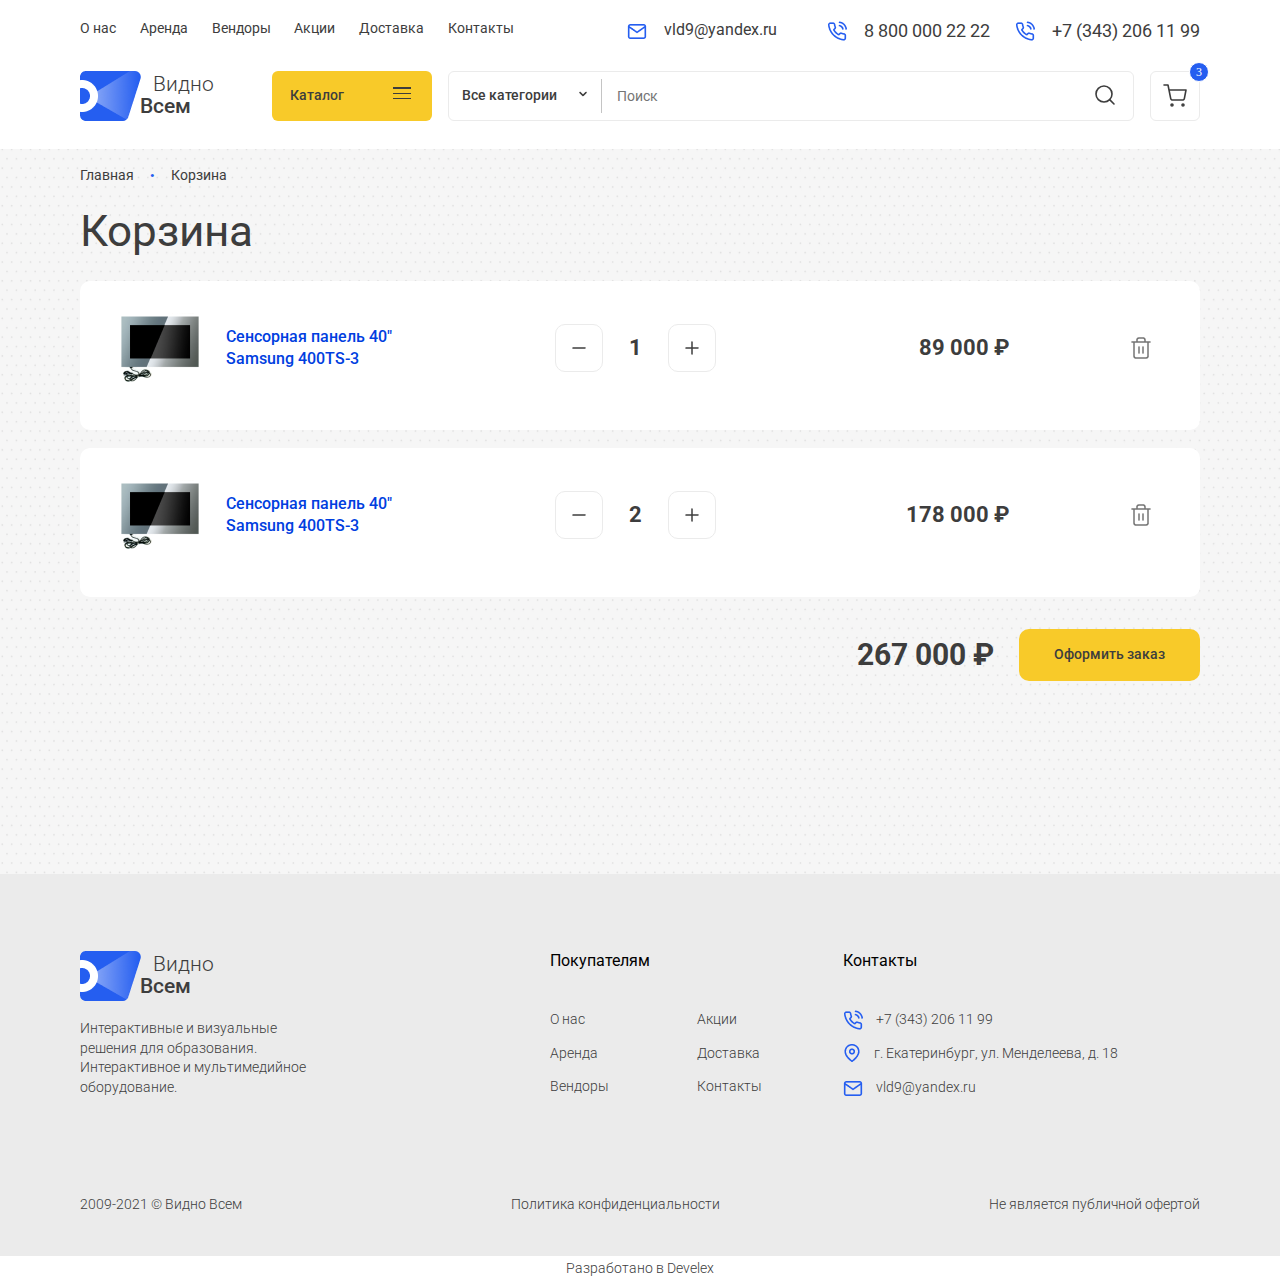
<file: basket.html>
<!DOCTYPE html>
<html lang="en">

<head>
	<meta charset="UTF-8">
	<meta http-equiv="X-UA-Compatible" content="IE=edge">
	<meta name="viewport" content="width=device-width, initial-scale=1.0">
	<link rel="stylesheet" href="css/reset.css" />
	<link rel="stylesheet" href="slick/slick.css" />
	<link rel="stylesheet" href="slick/slick-theme.css">
	<link rel="stylesheet"
		href="https://fonts.googleapis.com/css2?family=Inter:wght@600&family=Roboto:wght@300;400;500;700&display=swap">
	<link rel="stylesheet" href="css/style.css" />
	<link rel="stylesheet" href="css/style-category.css" />
	<link rel="stylesheet" href="css/style-basket.css" />
	<title>basket</title>
</head>

<body>
	<svg style="display: none;">
		<symbol viewBox="0 0 24 24" id="search">
			<path
				d="M11 19C15.4183 19 19 15.4183 19 11C19 6.58172 15.4183 3 11 3C6.58172 3 3 6.58172 3 11C3 15.4183 6.58172 19 11 19Z"
				stroke="#3D3D3D" stroke-width="1.6" stroke-linecap="round" stroke-linejoin="round" />
			<path d="M21 21L16.65 16.65" stroke="#3D3D3D" stroke-width="1.6" stroke-linecap="round"
				stroke-linejoin="round" />
		</symbol>

		<symbol viewBox="0 0 24 24" id="cart">
			<path
				d="M9 22C9.55228 22 10 21.5523 10 21C10 20.4477 9.55228 20 9 20C8.44772 20 8 20.4477 8 21C8 21.5523 8.44772 22 9 22Z"
				stroke="#3D3D3D" stroke-width="1.6" stroke-linecap="round" stroke-linejoin="round" />
			<path
				d="M20 22C20.5523 22 21 21.5523 21 21C21 20.4477 20.5523 20 20 20C19.4477 20 19 20.4477 19 21C19 21.5523 19.4477 22 20 22Z"
				stroke="#3D3D3D" stroke-width="1.6" stroke-linecap="round" stroke-linejoin="round" />
			<path
				d="M1 1H5L7.68 14.39C7.77144 14.8504 8.02191 15.264 8.38755 15.5583C8.75318 15.8526 9.2107 16.009 9.68 16H19.4C19.8693 16.009 20.3268 15.8526 20.6925 15.5583C21.0581 15.264 21.3086 14.8504 21.4 14.39L23 6H6"
				stroke="#3D3D3D" stroke-width="1.6" stroke-linecap="round" stroke-linejoin="round" />
		</symbol>

		<symbol viewBox="0 0 20 20" id="mouse">
			<path d="M2.5 2.5L8.39167 16.6417L10.4833 10.4833L16.6417 8.39167L2.5 2.5Z" stroke="white" stroke-width="1.6"
				stroke-linecap="round" stroke-linejoin="round" />
			<path d="M10.8334 10.8334L15.8334 15.8334" stroke="white" stroke-width="1.6" stroke-linecap="round"
				stroke-linejoin="round" />
		</symbol>

		<symbol viewBox="0 0 20 20" id="cart-2">
			<path
				d="M7.49996 18.3333C7.9602 18.3333 8.33329 17.9602 8.33329 17.5C8.33329 17.0397 7.9602 16.6666 7.49996 16.6666C7.03972 16.6666 6.66663 17.0397 6.66663 17.5C6.66663 17.9602 7.03972 18.3333 7.49996 18.3333Z"
				stroke="black" stroke-width="1.6" stroke-linecap="round" stroke-linejoin="round" />
			<path
				d="M16.6667 18.3333C17.1269 18.3333 17.5 17.9602 17.5 17.5C17.5 17.0397 17.1269 16.6666 16.6667 16.6666C16.2065 16.6666 15.8334 17.0397 15.8334 17.5C15.8334 17.9602 16.2065 18.3333 16.6667 18.3333Z"
				stroke="black" stroke-width="1.6" stroke-linecap="round" stroke-linejoin="round" />
			<path
				d="M0.833374 0.833374H4.16671L6.40004 11.9917C6.47624 12.3754 6.68496 12.72 6.98966 12.9653C7.29436 13.2106 7.67562 13.3409 8.06671 13.3334H16.1667C16.5578 13.3409 16.9391 13.2106 17.2438 12.9653C17.5484 12.72 17.7572 12.3754 17.8334 11.9917L19.1667 5.00004H5.00004"
				stroke="black" stroke-width="1.6" stroke-linecap="round" stroke-linejoin="round" />
		</symbol>
	</svg>

	<div class="wraper">
		<div class="header">
			<div class="container">
				<div class="header__top">
					<div class="header__top-left">
						<div class="header__menu">
							<ul class="header__nav">
								<li>
									<a href="#" class="link header__link">О нас</a>
								</li>
								<li>
									<a href="#" class="link header__link">Аренда</a>
								</li>
								<li>
									<a href="#" class="link header__link">Вендоры</a>
								</li>
								<li>
									<a href="#" class="link header__link">Акции</a>
								</li>
								<li>
									<a href="#" class="link header__link">Доставка</a>
								</li>
								<li>
									<a href="#" class="link header__link">Контакты</a>
								</li>
							</ul>
						</div>
					</div>
					<div class="header__top-right">
						<div class="header__contact">
							<ul class="header__connection">
								<li>
									<div class="header__envelope">
										<img src="img/main-img/mail.png" alt="#">
									</div>
									<a href="mailto:vld9@yandex.ru" class="header__email">vld9@yandex.ru</a>
								</li>
								<li>
									<div class="header__telephone-one">
										<img src="img/main-img/telephone.png" alt="#">
									</div>
									<a href="tel:8 800 000 22 22" class="header__number">8 800 000 22 22</a>
								</li>
								<li>
									<div class="header__telephone-tow">
										<img src="img/main-img/telephone.png" alt="#">
									</div>
									<a href="tel:+7 (343) 206 11 99" class="header__number">+7 (343) 206 11 99</a>
								</li>
							</ul>
						</div>
					</div>
				</div>

				<div class="header__bottom">
					<div class="header__bottom-left">
						<div class="header__logo">
							<a href="index.html"><img src="img/main-img/logo.png" alt=""></a>
						</div>
						<div class="header__name">
							<h2 class="h2">Видно</h2>
							<h2 class="h2 header__h2">Всем</h2>
						</div>
					</div>
					<div class="header__bottom-right">
						<div class="header__catalog">
							<button class="header__catalog-btn batton btn--yellow">
								<a href="#" class="header__catalog-link link">Каталог</a>
								<div class="header__menu-burger menu-burger">
									<span></span>
								</div>
							</button>
							<div class="header__catalog-menu">
								<ul class="header__chapter">
									<li class="header__chapter-name">
										<a href="#" class="chapter__link">Видеостены</a>
										<ul class="header__product">
											<li>
												<a href="#" class="product__link">Cветодиодные экраны для помещения</a>
											</li>
											<li>
												<a href="#" class="product__link">Cветодиодные экраны для улицы</a>
											</li>
										</ul>
									</li>
									<li class="header__chapter-name">
										<a href="#" class="chapter__link">Интерактивные дисплеи</a>
										<ul class="header__product">
											<li>
												<a href="#" class="product__link">Интерактивные дисплеи Benq</a>
											</li>
											<li>
												<a href="#" class="product__link">Интерактивные дисплеи Prestigio Multiboard</a>
											</li>
											<li>
												<a href="#" class="product__link">Интерактивные дисплеи Samsung</a>
											</li>
											<li>
												<a href="#" class="product__link">Интерактивные дисплеи Sharp</a>
											</li>
										</ul>
									</li>
									<li class="header__chapter-name">
										<a href="#" class="chapter__link">Интерактивное оборудование</a>
										<ul class="header__product">
											<li>
												<a href="#" class="product__link">Зеркала интерактивные</a>
											</li>
											<li>
												<a href="#" class="product__link">Интерактивные доски IQBoard</a>
											</li>
											<li>
												<a href="#" class="product__link">Интерактивные доски SMART</a>
											</li>
											<li>
												<a href="#" class="product__link">Интерактивные планшеты TRIUMPH BOARD</a>
											</li>
											<li>
												<a href="#" class="product__link">Интерактивные столы Livesystems</a>
											</li>
										</ul>
									</li>
									<li class="header__chapter-name">
										<a href="#" class="chapter__link">Интерактивные системы</a>
										<ul class="header__product">
											<li>
												<a href="#" class="product__link">Интерактивное голосование</a>
											</li>
											<li>
												<a href="#" class="product__link">Система "Интерактивный пол"</a>
											</li>
											<li>
												<a href="#" class="product__link">Стабилотренажеры и стабилоплатформы</a>
											</li>
										</ul>
									</li>
									<li class="header__chapter-name">
										<a href="#" class="chapter__link">Логопедическое оборудование</a>
										<ul class="header__product">
											<li>
												<a href="#" class="product__link">Логопедические столы</a>
											</li>
										</ul>
									</li>
									<li class="header__chapter-name">
										<a href="#" class="chapter__link">Мультимедийное оборудование</a>
										<ul class="header__product">
											<li>
												<a href="#" class="product__link">Проекторы в аренду</a>
											</li>
										</ul>
									</li>
									<li class="header__chapter-name">
										<a href="#" class="chapter__link">Мобильные классы</a>
										<ul class="header__product">
											<li>
												<a href="#" class="product__link">Устройства транспортно-зарядные (тележки для
													ноутбуков)</a>
											</li>
										</ul>
									</li>
									<li class="header__chapter-name">
										<a href="#" class="chapter__link">Программное обеспечение</a>
										<ul class="header__product">
											<li>
												<a href="#" class="product__link">Для интерактивного дисплея</a>
											</li>
											<li>
												<a href="#" class="product__link">Для сенсорного стола</a>
											</li>
											<li>
												<a href="#" class="product__link">Интерактивные игры</a>
											</li>
											<li>
												<a href="#" class="product__link">Интерактивные тренажеры</a>
											</li>
											<li>
												<a href="#" class="product__link">Карты подключения услуг Zyxel</a>
											</li>
										</ul>
									</li>
									<li class="header__chapter-name">
										<a href="#" class="chapter__link">Проекционная техника</a>
										<ul class="header__product">
											<li>
												<a href="#" class="product__link">Проекторы BENQ</a>
											</li>
											<li>
												<a href="#" class="product__link">Проекторы Panasonic</a>
											</li>
										</ul>
									</li>
									<li class="header__chapter-name">
										<a href="#" class="chapter__link">Промышленное оборудование</a>
										<ul class="header__product">
											<li>
												<a href="#" class="product__link">Взрывобезопасные мониторы</a>
											</li>
											<li>
												<a href="#" class="product__link">Защищенные мониторы</a>
											</li>
										</ul>
									</li>
								</ul>
							</div>
						</div>
						<div class="header__categories">
							<form>
								<div class="header__categories-left">
									<div class="header__allcategories">
										<a href="#" class="header__allcategories-link link">Все категории</a>
										<div class="header__allcategories-btn categories-btn">
											<img src="img/main-img/categories.png" alt="">
										</div>
										<div class="header__categories-menu">
											<ul class="header__categories-list">
												<li>
													<a href="#" class="categories__link link">Программное обеспечение</a>
												</li>
												<li>
													<a href="#" class="categories__link link">Интерактивные системы</a>
												</li>
												<li>
													<a href="#" class="categories__link link">Видеостены</a>
												</li>
												<li>
													<a href="#" class="categories__link link">Интерактивные дисплеи</a>
												</li>
												<li>
													<a href="#" class="categories__link link">Логопедическое оборудование</a>
												</li>
												<li>
													<a href="#" class="categories__link link">Проекционная техника</a>
												</li>
												<li>
													<a href="#" class="categories__link link">Мультимедийное оборудование</a>
												</li>
												<li>
													<a href="#" class="categories__link link">Интерактивное оборудование</a>
												</li>
												<li>
													<a href="#" class="categories__link link">Промышленное оборудование</a>
												</li>
												<li>
													<a href="#" class="categories__link link">Мобильные классы</a>
												</li>
											</ul>
										</div>
									</div>
								</div>
								<div class="header__categories-right">
									<input class="header__search link" type="text" placeholder="Поиск">
									<button class="header__search-btn" type="submit">
										<span class="icon">
											<svg>
												<use xlink:href="#search"></use>
											</svg>
										</span>
									</button>
								</div>
							</form>
						</div>
						<div class="header__basket">
							<a href="basket.html" class="header__cart cart-btn">
								<span class="icon">
									<svg>
										<use xlink:href="#cart"></use>
									</svg>
								</span>
								<span class="cart-counter">3</span>
							</a>
						</div>
					</div>

				</div>
			</div>
		</div>
		<div class="basket fone">
			<div class="container">
				<div class="basket__way crumbs">
					<ul class="basket__list crumbs-list">
						<li><a class="basket__link link crumbs-link" href="index.html">Главная</a></li>
						<li><a class="basket__link link crumbs-link" href="basket.html">Корзина</a></li>
					</ul>
				</div>
				<h1 class="basket__title h1">Корзина</h1>
				<div class="basket__main">
					<div class="basket__main-column">
						<div class="basket__main-item">
							<div class="basket__main-name">
								<div class="basket__main-img">
									<img src="img/basket/product.png" alt="">
								</div>
								<div class="basket__main-category">
									<a href="" class="category__name">Сенсорная панель 40″ Samsung 400TS-3</a>
								</div>
							</div>
							<div class="basket__main-counter">
								<button class="basket__main-minus">
									<img src="img/basket/minus.png" alt="">
								</button>
								<div class="basket__main-amount">1</div>
								<button class="basket__main-plus">
									<img src="img/basket/plus.png" alt="">
								</button>
							</div>
							<div class="basket__main-price">
								<div class="basket__main-sum">89 000 ₽</div>
								<div class="basket__main-delete">
									<img src="img/basket/delete.png" alt="">
								</div>
							</div>
						</div>
					</div>
					<div class="basket__main-column">
						<div class="basket__main-item">
							<div class="basket__main-name">
								<div class="basket__main-img">
									<img src="img/basket/product.png" alt="">
								</div>
								<div class="basket__main-category">
									<a href="" class="category__name">Сенсорная панель 40″ Samsung 400TS-3</a>
								</div>
							</div>
							<div class="basket__main-counter">
								<button class="basket__main-minus">
									<img src="img/basket/minus.png" alt="">
								</button>
								<div class="basket__main-amount">2</div>
								<button class="basket__main-plus">
									<img src="img/basket/plus.png" alt="">
								</button>
							</div>
							<div class="basket__main-price">
								<div class="basket__main-sum">178 000 ₽</div>
								<div class="basket__main-delete">
									<img src="img/basket/delete.png" alt="">
								</div>
							</div>
						</div>
					</div>
					<div class="basket__main-order">
						<div class="basket__main-total">
							267 000 ₽
						</div>
						<button class="basket__main-btn batton btn--yellow">
							<a href="order.html" class="basket__main-link link">Оформить заказ</a>
						</button>
					</div>
				</div>
			</div>
		</div>
		<div class="footer">
			<div class="container">
				<div class="footer__top">
					<div class="footer__left">
						<div class="footer__logo">
							<div class="footer__logo-img">
								<a href=""><img src="img/main-img/logo.png" alt=""></a>
							</div>
							<div class="footer__name">
								<h2 class="h2">Видно</h2>
								<h2 class="h2 footer__h2">Всем</h2>
							</div>
						</div>
						<div class="footer__text footer-content">
							Интерактивные и визуальные <br> решения для образования.<br>
							Интерактивное и мультимедийное <br> оборудование.
						</div>
					</div>
					<div class="footer__right">
						<div class="footer__item">
							<div class="footer__title">
								Покупателям
							</div>
							<div class="footer__menu">
								<ul class="footer__nav">
									<li>
										<a href="#" class="footer__link footer-content">О нас</a>
									</li>
									<li>
										<a href="#" class="footer__link footer-content">Акции</a>
									</li>
									<li>
										<a href="#" class="footer__link footer-content">Аренда</a>
									</li>
									<li>
										<a href="#" class="footer__link footer-content">Доставка</a>
									</li>
									<li>
										<a href="#" class="footer__link footer-content">Вендоры</a>
									</li>
									<li>
										<a href="#" class="footer__link footer-content">Контакты</a>
									</li>
								</ul>
							</div>
						</div>
						<div class="footer__item">
							<div class="footer__title">
								Контакты
							</div>
							<div class="footer__connection">
								<ul class="footer__connection-nav">
									<li>
										<div class="footer__telephone">
											<img src="img/main-img/telephone.png" alt="#">
										</div>
										<a href="tel:+7 (343) 206 11 99" class="footer__number footer-content">+7 (343) 206 11
											99</a>
									</li>
									<li>
										<div class="footer__label">
											<img src="img/main-img/label.png" alt="#">
										</div>
										<a href="" class="footer__address footer-content">г. Екатеринбург, ул. Менделеева, д.
											18</a>
									</li>
									<li>
										<div class="footer__envelope">
											<img src="img/main-img/mail.png" alt="#">
										</div>
										<a href="mailto:vld9@yandex.ru" class="footer__email footer-content">vld9@yandex.ru</a>
									</li>
								</ul>
							</div>
						</div>
					</div>
				</div>
				<div class="footer__bottom">
					<ul>
						<li class="footer-content">
							2009-2021 © Видно Всем
						</li>
						<li>
							<a href="" class="footer-content">Политика конфиденциальности</a>
						</li>
						<li class="footer-content">
							Не является публичной офертой
						</li>
					</ul>
				</div>
			</div>
		</div>
		<div class="developed">
			<div class="container">
				<div class="developed__text footer-content">
					Разработано в Develex
				</div>
			</div>
		</div>
	</div>

	<div class="popup">
		<div class="popup__application">
			<div class="popup__container">
				<div class="popup__close">

				</div>
				<div class="popup__title form-title">
					Купить в 1 клик
				</div>
				<div class="popup__text text">
					наш специалист свяжется с вами в ближайшее время
				</div>
				<form action="">
					<input class="popup__fone input" type="tel" name="popup-form" placeholder="+7 (___) ___-__-__">
					<input class="popup__email input" type="text" name="email" id="email" placeholder="email"
						required="required">
					<div class="popup__callback">
						<a href="#" class="popup__link batton btn--yellow open-popup-two">Отправить заявку</a>
					</div>
					<div class="popup__agree">
						Нажимая кнопку я соглашаюсь <br> с <a href="">политикой конфиденциальности</a>
					</div>
				</form>

			</div>
		</div>
	</div>
	<div class="popup-two">
		<div class="popup-two__application popup__application">
			<div class="popup-two__container">
				<div class="popup__close">
				</div>
				<div class="popup-tow__title form-title">
					Cпасибо
				</div>
				<div class="popup-two__text text">
					ваша заявка успешно отправлена, наш специалист свяжется с вами в ближайшее время
				</div>
			</div>
		</div>
	</div>
	<script src="https://code.jquery.com/jquery-3.5.1.min.js"></script>
	<script src="slick/slick.min.js"></script>
	<script src="script.js"></script>
</body>

</html>
</file>
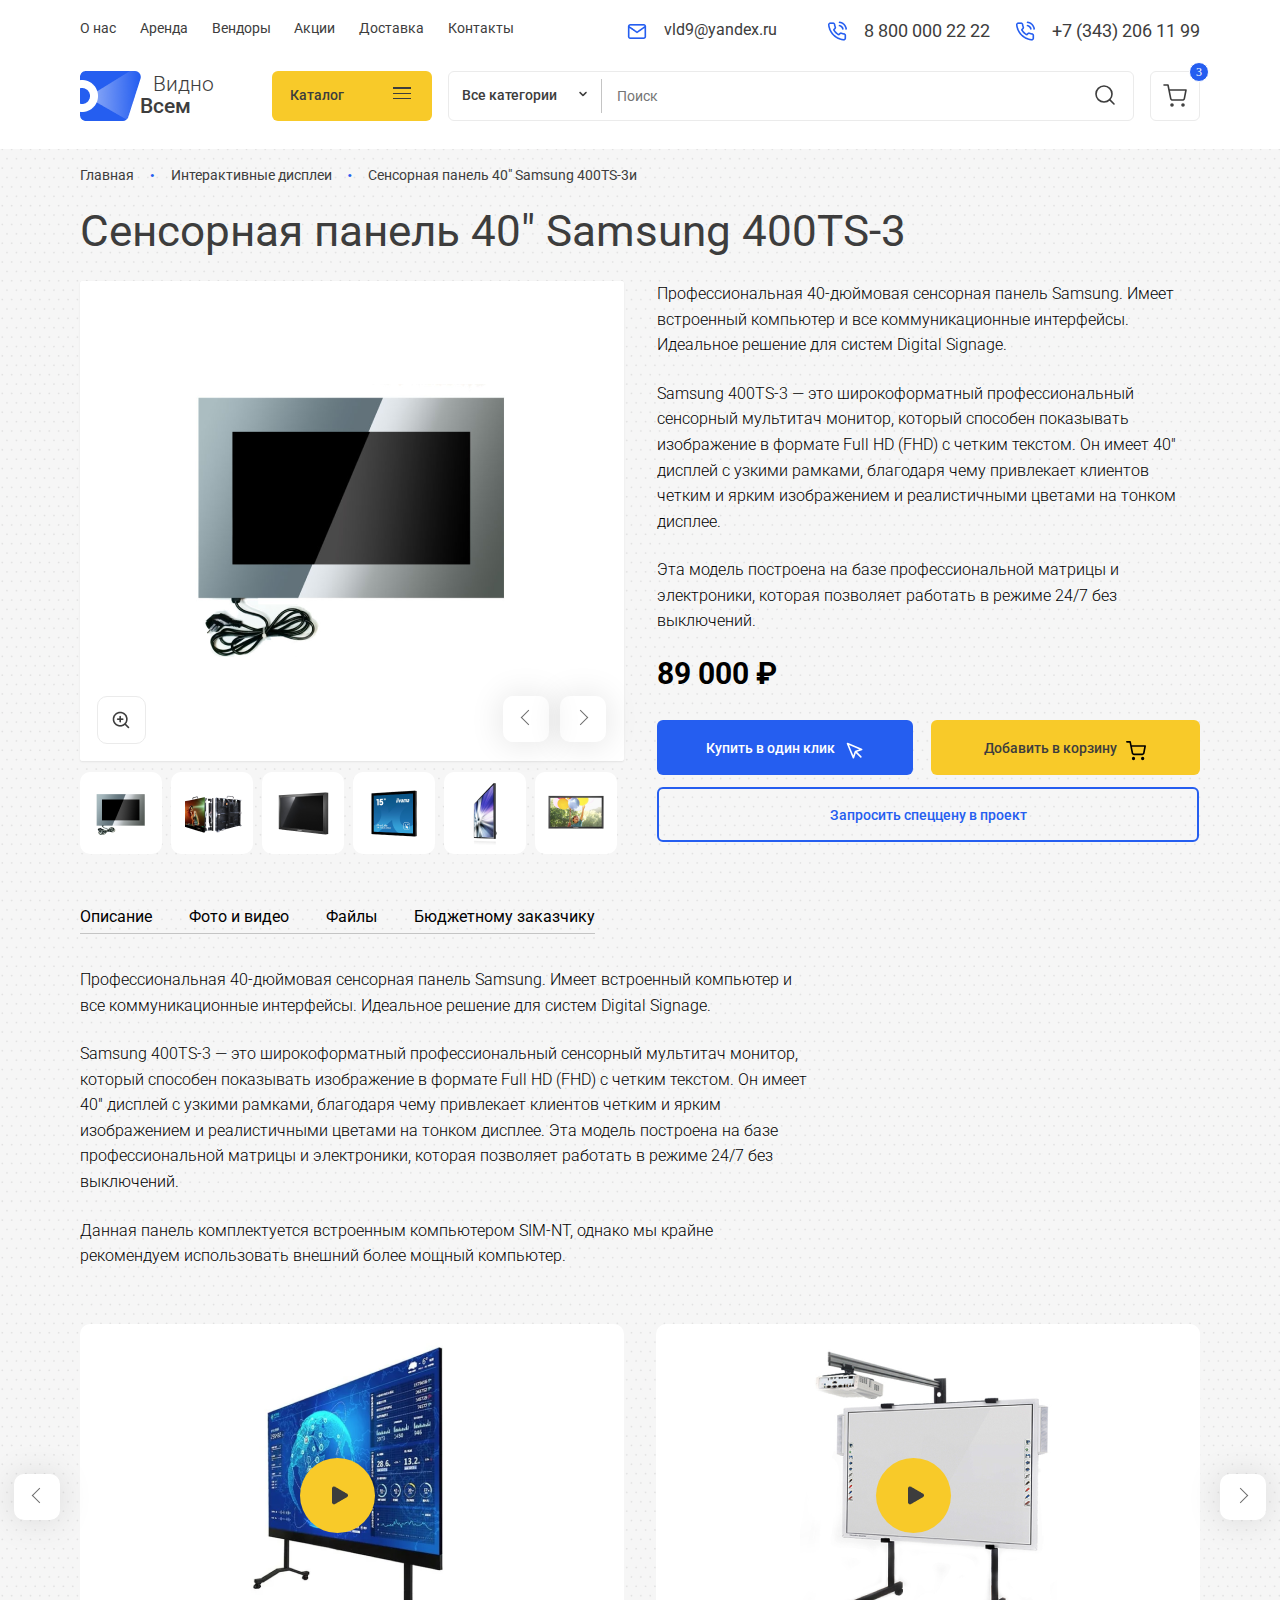
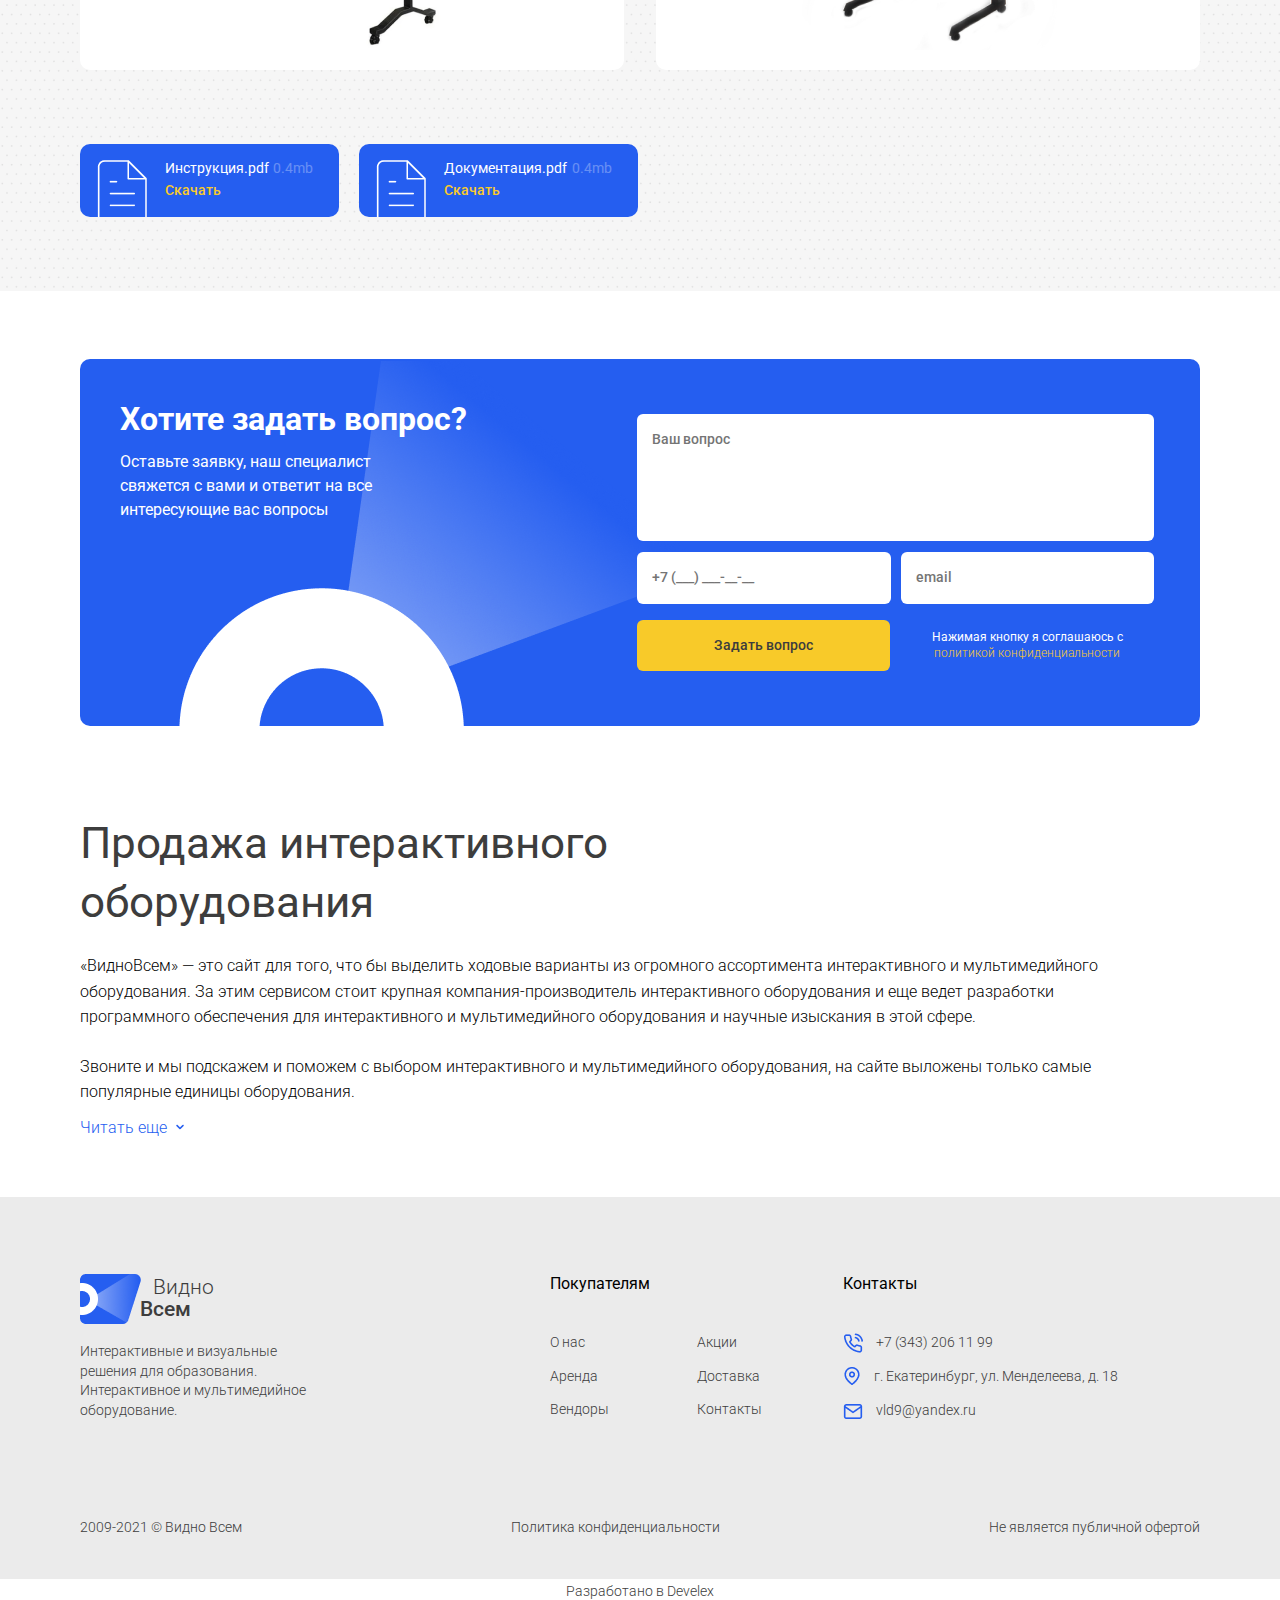
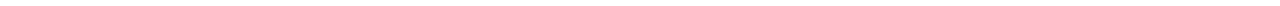
<file: card.html>
<!DOCTYPE html>
<html lang="en">

<head>
	<meta charset="UTF-8">
	<meta http-equiv="X-UA-Compatible" content="IE=edge">
	<meta name="viewport" content="width=device-width, initial-scale=1.0">
	<link rel="stylesheet" href="css/reset.css" />
	<link rel="stylesheet" href="slick/slick.css" />
	<link rel="stylesheet" href="slick/slick-theme.css">
	<link rel="stylesheet"
		href="https://fonts.googleapis.com/css2?family=Inter:wght@600&family=Roboto:wght@300;400;500;700&display=swap">
	<link rel="stylesheet" href="css/style.css" />
	<link rel="stylesheet" href="css/style-about.css" />
	<link rel="stylesheet" href="css/style-category.css" />
	<link rel="stylesheet" href="css/style-card.css" />
	<title>Card</title>
</head>

<body>
	<svg style="display: none;">
		<symbol viewBox="0 0 24 24" id="search">
			<path
				d="M11 19C15.4183 19 19 15.4183 19 11C19 6.58172 15.4183 3 11 3C6.58172 3 3 6.58172 3 11C3 15.4183 6.58172 19 11 19Z"
				stroke="#3D3D3D" stroke-width="1.6" stroke-linecap="round" stroke-linejoin="round" />
			<path d="M21 21L16.65 16.65" stroke="#3D3D3D" stroke-width="1.6" stroke-linecap="round"
				stroke-linejoin="round" />
		</symbol>

		<symbol viewBox="0 0 24 24" id="cart">
			<path
				d="M9 22C9.55228 22 10 21.5523 10 21C10 20.4477 9.55228 20 9 20C8.44772 20 8 20.4477 8 21C8 21.5523 8.44772 22 9 22Z"
				stroke="#3D3D3D" stroke-width="1.6" stroke-linecap="round" stroke-linejoin="round" />
			<path
				d="M20 22C20.5523 22 21 21.5523 21 21C21 20.4477 20.5523 20 20 20C19.4477 20 19 20.4477 19 21C19 21.5523 19.4477 22 20 22Z"
				stroke="#3D3D3D" stroke-width="1.6" stroke-linecap="round" stroke-linejoin="round" />
			<path
				d="M1 1H5L7.68 14.39C7.77144 14.8504 8.02191 15.264 8.38755 15.5583C8.75318 15.8526 9.2107 16.009 9.68 16H19.4C19.8693 16.009 20.3268 15.8526 20.6925 15.5583C21.0581 15.264 21.3086 14.8504 21.4 14.39L23 6H6"
				stroke="#3D3D3D" stroke-width="1.6" stroke-linecap="round" stroke-linejoin="round" />
		</symbol>

		<symbol viewBox="0 0 20 20" id="mouse">
			<path d="M2.5 2.5L8.39167 16.6417L10.4833 10.4833L16.6417 8.39167L2.5 2.5Z" stroke="white" stroke-width="1.6"
				stroke-linecap="round" stroke-linejoin="round" />
			<path d="M10.8334 10.8334L15.8334 15.8334" stroke="white" stroke-width="1.6" stroke-linecap="round"
				stroke-linejoin="round" />
		</symbol>

		<symbol viewBox="0 0 20 20" id="cart-2">
			<path
				d="M7.49996 18.3333C7.9602 18.3333 8.33329 17.9602 8.33329 17.5C8.33329 17.0397 7.9602 16.6666 7.49996 16.6666C7.03972 16.6666 6.66663 17.0397 6.66663 17.5C6.66663 17.9602 7.03972 18.3333 7.49996 18.3333Z"
				stroke="black" stroke-width="1.6" stroke-linecap="round" stroke-linejoin="round" />
			<path
				d="M16.6667 18.3333C17.1269 18.3333 17.5 17.9602 17.5 17.5C17.5 17.0397 17.1269 16.6666 16.6667 16.6666C16.2065 16.6666 15.8334 17.0397 15.8334 17.5C15.8334 17.9602 16.2065 18.3333 16.6667 18.3333Z"
				stroke="black" stroke-width="1.6" stroke-linecap="round" stroke-linejoin="round" />
			<path
				d="M0.833374 0.833374H4.16671L6.40004 11.9917C6.47624 12.3754 6.68496 12.72 6.98966 12.9653C7.29436 13.2106 7.67562 13.3409 8.06671 13.3334H16.1667C16.5578 13.3409 16.9391 13.2106 17.2438 12.9653C17.5484 12.72 17.7572 12.3754 17.8334 11.9917L19.1667 5.00004H5.00004"
				stroke="black" stroke-width="1.6" stroke-linecap="round" stroke-linejoin="round" />
		</symbol>
	</svg>

	<div class="wraper">
		<div class="header">
			<div class="container">
				<div class="header__top">
					<div class="header__top-left">
						<div class="header__menu">
							<ul class="header__nav">
								<li>
									<a href="#" class="link header__link">О нас</a>
								</li>
								<li>
									<a href="#" class="link header__link">Аренда</a>
								</li>
								<li>
									<a href="#" class="link header__link">Вендоры</a>
								</li>
								<li>
									<a href="#" class="link header__link">Акции</a>
								</li>
								<li>
									<a href="#" class="link header__link">Доставка</a>
								</li>
								<li>
									<a href="#" class="link header__link">Контакты</a>
								</li>
							</ul>
						</div>
					</div>
					<div class="header__top-right">
						<div class="header__contact">
							<ul class="header__connection">
								<li>
									<div class="header__envelope">
										<img src="img/main-img/mail.png" alt="#">
									</div>
									<a href="mailto:vld9@yandex.ru" class="header__email">vld9@yandex.ru</a>
								</li>
								<li>
									<div class="header__telephone-one">
										<img src="img/main-img/telephone.png" alt="#">
									</div>
									<a href="tel:8 800 000 22 22" class="header__number">8 800 000 22 22</a>
								</li>
								<li>
									<div class="header__telephone-tow">
										<img src="img/main-img/telephone.png" alt="#">
									</div>
									<a href="tel:+7 (343) 206 11 99" class="header__number">+7 (343) 206 11 99</a>
								</li>
							</ul>
						</div>
					</div>
				</div>

				<div class="header__bottom">
					<div class="header__bottom-left">
						<div class="header__logo">
							<a href="index.html"><img src="img/main-img/logo.png" alt=""></a>
						</div>
						<div class="header__name">
							<h2 class="h2">Видно</h2>
							<h2 class="h2 header__h2">Всем</h2>
						</div>
					</div>
					<div class="header__bottom-right">
						<div class="header__catalog">
							<button class="header__catalog-btn batton btn--yellow">
								<a href="#" class="header__catalog-link link">Каталог</a>
								<div class="header__menu-burger menu-burger">
									<span></span>
								</div>
							</button>
							<div class="header__catalog-menu">
								<ul class="header__chapter">
									<li class="header__chapter-name">
										<a href="#" class="chapter__link">Видеостены</a>
										<ul class="header__product">
											<li>
												<a href="#" class="product__link">Cветодиодные экраны для помещения</a>
											</li>
											<li>
												<a href="#" class="product__link">Cветодиодные экраны для улицы</a>
											</li>
										</ul>
									</li>
									<li class="header__chapter-name">
										<a href="#" class="chapter__link">Интерактивные дисплеи</a>
										<ul class="header__product">
											<li>
												<a href="#" class="product__link">Интерактивные дисплеи Benq</a>
											</li>
											<li>
												<a href="#" class="product__link">Интерактивные дисплеи Prestigio Multiboard</a>
											</li>
											<li>
												<a href="#" class="product__link">Интерактивные дисплеи Samsung</a>
											</li>
											<li>
												<a href="#" class="product__link">Интерактивные дисплеи Sharp</a>
											</li>
										</ul>
									</li>
									<li class="header__chapter-name">
										<a href="#" class="chapter__link">Интерактивное оборудование</a>
										<ul class="header__product">
											<li>
												<a href="#" class="product__link">Зеркала интерактивные</a>
											</li>
											<li>
												<a href="#" class="product__link">Интерактивные доски IQBoard</a>
											</li>
											<li>
												<a href="#" class="product__link">Интерактивные доски SMART</a>
											</li>
											<li>
												<a href="#" class="product__link">Интерактивные планшеты TRIUMPH BOARD</a>
											</li>
											<li>
												<a href="#" class="product__link">Интерактивные столы Livesystems</a>
											</li>
										</ul>
									</li>
									<li class="header__chapter-name">
										<a href="#" class="chapter__link">Интерактивные системы</a>
										<ul class="header__product">
											<li>
												<a href="#" class="product__link">Интерактивное голосование</a>
											</li>
											<li>
												<a href="#" class="product__link">Система "Интерактивный пол"</a>
											</li>
											<li>
												<a href="#" class="product__link">Стабилотренажеры и стабилоплатформы</a>
											</li>
										</ul>
									</li>
									<li class="header__chapter-name">
										<a href="#" class="chapter__link">Логопедическое оборудование</a>
										<ul class="header__product">
											<li>
												<a href="#" class="product__link">Логопедические столы</a>
											</li>
										</ul>
									</li>
									<li class="header__chapter-name">
										<a href="#" class="chapter__link">Мультимедийное оборудование</a>
										<ul class="header__product">
											<li>
												<a href="#" class="product__link">Проекторы в аренду</a>
											</li>
										</ul>
									</li>
									<li class="header__chapter-name">
										<a href="#" class="chapter__link">Мобильные классы</a>
										<ul class="header__product">
											<li>
												<a href="#" class="product__link">Устройства транспортно-зарядные (тележки для
													ноутбуков)</a>
											</li>
										</ul>
									</li>
									<li class="header__chapter-name">
										<a href="#" class="chapter__link">Программное обеспечение</a>
										<ul class="header__product">
											<li>
												<a href="#" class="product__link">Для интерактивного дисплея</a>
											</li>
											<li>
												<a href="#" class="product__link">Для сенсорного стола</a>
											</li>
											<li>
												<a href="#" class="product__link">Интерактивные игры</a>
											</li>
											<li>
												<a href="#" class="product__link">Интерактивные тренажеры</a>
											</li>
											<li>
												<a href="#" class="product__link">Карты подключения услуг Zyxel</a>
											</li>
										</ul>
									</li>
									<li class="header__chapter-name">
										<a href="#" class="chapter__link">Проекционная техника</a>
										<ul class="header__product">
											<li>
												<a href="#" class="product__link">Проекторы BENQ</a>
											</li>
											<li>
												<a href="#" class="product__link">Проекторы Panasonic</a>
											</li>
										</ul>
									</li>
									<li class="header__chapter-name">
										<a href="#" class="chapter__link">Промышленное оборудование</a>
										<ul class="header__product">
											<li>
												<a href="#" class="product__link">Взрывобезопасные мониторы</a>
											</li>
											<li>
												<a href="#" class="product__link">Защищенные мониторы</a>
											</li>
										</ul>
									</li>
								</ul>
							</div>
						</div>
						<div class="header__categories">
							<form>
								<div class="header__categories-left">
									<div class="header__allcategories">
										<a href="#" class="header__allcategories-link link">Все категории</a>
										<div class="header__allcategories-btn categories-btn">
											<img src="img/main-img/categories.png" alt="">
										</div>
										<div class="header__categories-menu">
											<ul class="header__categories-list">
												<li>
													<a href="#" class="categories__link link">Программное обеспечение</a>
												</li>
												<li>
													<a href="#" class="categories__link link">Интерактивные системы</a>
												</li>
												<li>
													<a href="#" class="categories__link link">Видеостены</a>
												</li>
												<li>
													<a href="#" class="categories__link link">Интерактивные дисплеи</a>
												</li>
												<li>
													<a href="#" class="categories__link link">Логопедическое оборудование</a>
												</li>
												<li>
													<a href="#" class="categories__link link">Проекционная техника</a>
												</li>
												<li>
													<a href="#" class="categories__link link">Мультимедийное оборудование</a>
												</li>
												<li>
													<a href="#" class="categories__link link">Интерактивное оборудование</a>
												</li>
												<li>
													<a href="#" class="categories__link link">Промышленное оборудование</a>
												</li>
												<li>
													<a href="#" class="categories__link link">Мобильные классы</a>
												</li>
											</ul>
										</div>
									</div>
								</div>
								<div class="header__categories-right">
									<input class="header__search link" type="text" placeholder="Поиск">
									<button class="header__search-btn" type="submit">
										<span class="icon">
											<svg>
												<use xlink:href="#search"></use>
											</svg>
										</span>
									</button>
								</div>
							</form>
						</div>
						<div class="header__basket">
							<a href="basket.html" class="header__cart cart-btn">
								<span class="icon">
									<svg>
										<use xlink:href="#cart"></use>
									</svg>
								</span>
								<span class="cart-counter">3</span>
							</a>
						</div>
					</div>

				</div>
			</div>
		</div>
		<div class="card fone">
			<div class="container">
				<div class="card__way crumbs">
					<ul class="card__list crumbs-list">
						<li><a class="card__link link crumbs-link" href="index.html">Главная</a></li>
						<li><a class="card__link link crumbs-link" href="category.html">Интерактивные дисплеи</a></li>
						<li><a class="card__link link crumbs-link" href="card.html">Сенсорная панель 40″ Samsung 400TS-3и</a>
						</li>
					</ul>
				</div>
				<h1 class="card__title h1">Сенсорная панель 40″ Samsung 400TS-3</h1>
				<div class="card__main">
					<div class="card__left">
						<div class="card__slider-main">
							<div class="slider__main-img">
								<img src="img/card/slider-panel.png" alt="">
							</div>
							<div class="slider__button">
								<button class="slider__increase">
									<img src="img/card/zoom.png" alt="">
								</button>
							</div>
						</div>
						<div class="card__slider-transition">
							<div class="card__slider-column">
								<div class="card__slider-item">
									<img src="img/card/slide1.png" alt="">
								</div>
							</div>
							<div class="card__slider-column">
								<div class="card__slider-item">
									<img src="img/card/slide2.png" alt="">
								</div>
							</div>
							<div class="card__slider-column">
								<div class="card__slider-item">
									<img src="img/card/slide3.png" alt="">
								</div>
							</div>
							<div class="card__slider-column">
								<div class="card__slider-item">
									<img src="img/card/slide4.png" alt="">
								</div>
							</div>
							<div class="card__slider-column">
								<div class="card__slider-item">
									<img src="img/card/slide5.png" alt="">
								</div>
							</div>
							<div class="card__slider-column">
								<div class="card__slider-item">
									<img src="img/card/slide6.png" alt="">
								</div>
							</div>
							<div class="card__slider-column">
								<div class="card__slider-item">
									<img src="img/card/slide1.png" alt="">
								</div>
							</div>
							<div class="card__slider-column">
								<div class="card__slider-item">
									<img src="img/card/slide2.png" alt="">
								</div>
							</div>
							<div class="card__slider-column">
								<div class="card__slider-item">
									<img src="img/card/slide3.png" alt="">
								</div>
							</div>
							<div class="card__slider-column">
								<div class="card__slider-item">
									<img src="img/card/slide4.png" alt="">
								</div>
							</div>
							<div class="card__slider-column">
								<div class="card__slider-item">
									<img src="img/card/slide5.png" alt="">
								</div>
							</div>
							<div class="card__slider-column">
								<div class="card__slider-item">
									<img src="img/card/slide6.png" alt="">
								</div>
							</div>
						</div>
					</div>
					<div class="card__right">
						<div class="card__text text">
							<p>
								Профессиональная 40-дюймовая сенсорная панель Samsung. Имеет встроенный компьютер и все
								коммуникационные интерфейсы. Идеальное решение для систем Digital Signage.
							</p>
							<p>
								Samsung 400TS-3 — это широкоформатный профессиональный сенсорный мультитач монитор, который
								способен показывать изображение в формате Full HD (FHD) с четким текстом. Он имеет 40″ дисплей с
								узкими рамками, благодаря чему привлекает клиентов четким и ярким изображением и реалистичными
								цветами на тонком дисплее.
							</p>
							<p>
								Эта модель построена на базе профессиональной матрицы и электроники, которая позволяет работать
								в режиме 24/7 без выключений.
							</p>
						</div>
						<div class="card__price">
							89 000 ₽
						</div>
						<div class="card__purchase">
							<div class="card__purchas-row">
								<div class="card__buy">
									<a href="" class="open-popup">Купить в один клик</a>
									<span class="icon">
										<svg>
											<use xlink:href="#mouse"></use>
										</svg>
									</span>
								</div>
								<div class="card__cart">
									<a href="">Добавить в корзину</a>
									<span class="icon">
										<svg>
											<use xlink:href="#cart-2"></use>
										</svg>
									</span>
								</div>
							</div>
							<div class="card__purchas-row">
								<div class="card__special-price">
									<a href="">Запросить спеццену в проект</a>
								</div>
							</div>
						</div>
					</div>
				</div>
				<div class="card__info">
					<div class="card__info-menu">
						<ul class="card__info-list">
							<li><a class="card__info-link" href="#player">Описание</a></li>
							<li><a class="card__info-link" href="#player">Фото и видео</a></li>
							<li><a class="card__info-link" href="#player">Файлы</a></li>
							<li><a class="card__info-link" href="#player">Бюджетному заказчику</a></li>
						</ul>
					</div>
					<div class="card__info-text text">
						<p>
							Профессиональная 40-дюймовая сенсорная панель Samsung. Имеет встроенный компьютер и все
							коммуникационные интерфейсы. Идеальное решение для систем Digital Signage.
						</p>
						<p>
							Samsung 400TS-3 — это широкоформатный профессиональный сенсорный мультитач монитор, который
							способен показывать изображение в формате Full HD (FHD) с четким текстом. Он имеет 40″ дисплей с
							узкими рамками, благодаря чему привлекает клиентов четким и ярким изображением и реалистичными
							цветами на тонком дисплее. Эта модель построена на базе профессиональной матрицы и электроники,
							которая позволяет работать в режиме 24/7 без выключений.
						</p>
						<p>
							Данная панель комплектуется встроенным компьютером SIM-NT, однако мы крайне рекомендуем
							использовать внешний более мощный компьютер.
						</p>
					</div>
				</div>
				<div class="card__video-slider">
					<div class="card__video-column">
						<div class="card__video-item">
							<img src="img/card/video1.png" alt="">
						</div>
						<div class="card__video-play">
							<img src="img/card/play.png" alt="">
						</div>
					</div>
					<div class="card__video-column">
						<div class="card__video-item">
							<img src="img/card/video2.png" alt="">
						</div>
						<div class="card__video-play">
							<img src="img/card/play.png" alt="">
						</div>
					</div>
					<div class="card__video-column">
						<div class="card__video-item">
							<img src="img/card/video1.png" alt="">
						</div>
						<div class="card__video-play">
							<img src="img/card/play.png" alt="">
						</div>
					</div>
					<div class="card__video-column">
						<div class="card__video-item">
							<img src="img/card/video2.png" alt="">
						</div>
						<div class="card__video-play">
							<img src="img/card/play.png" alt="">
						</div>
					</div>

				</div>
<div class="card__download">
	<div class="card__download-column">
		<div class="card__download-item">
			<div class="card__download-img">
				<img src="img/card/file.png" alt="">
			</div>
			<div class="card__download-doc">
				<div class="card__download-file">
					<a href="">Инструкция.pdf</a>
					<p>0.4mb</p>
				</div>
				<div class="card__download-batton">
					<a href="" download="">Скачать</a>
				</div>
			</div>
		</div>
	</div>
	<div class="card__download-column">
		<div class="card__download-item">
			<div class="card__download-img">
				<img src="img/card/file.png" alt="">
			</div>
			<div class="card__download-doc">
				<div class="card__download-file">
					<a href="">Документация.pdf</a>
					<p>0.4mb</p>
				</div>
				<div class="card__download-batton">
					<a href="" download="">Скачать</a>
				</div>
			</div>
		</div>
	</div>
</div>
			</div>
		</div>
		<div class="card__form">
			<div class="container">
				<div class="main__ask">
					<div class="main__ask-left">
						<div class="ask__title form-title">
							Хотите задать вопрос?
						</div>
						<p class="ask-text text">
							Оставьте заявку, наш специалист свяжется с вами и ответит на все интересующие вас вопросы
						</p>
					</div>
					<div class="main__ask-right">
						<form action="" method="post">
							<div class="ask__wraper">
								<textarea class="input" name="message" id="message" placeholder="Ваш вопрос"></textarea>
							</div>
							<div class="ask__wraper-row">
								<div class="ask__wraper">
									<input type="text" class="input ask-phone" name="phone" id="phone"
										placeholder="+7 (___) ___-__-__" required="required">
								</div>
								<div class="ask__wraper">
									<input type="text" class="input ask-email" name="email" id="email" placeholder="email"
										required="required">
								</div>
							</div>
							<div class="ask__wraper-row">
								<div class="ask__wraper open-popup-two">
									<input type="submit" value="Задать вопрос" class="ask-btn batton btn--yellow">
								</div>
								<div class="ask__wraper">
									<div class="ask__agree">
										<div class="agree__text">
											Нажимая кнопку я соглашаюсь
											с <a href="" class="agree__politics">политикой конфиденциальности</a>
										</div>
									</div>
								</div>
							</div>
						</form>
					</div>
				</div>
			</div>
		</div>
		<div class="interactive">
			<div class="container">
				<h1 class="interactive__title h1">
					Продажа интерактивного оборудования
				</h1>
				<div class="interactive__text text">
					<p>
						«ВидноВсем» — это сайт для того, что бы выделить ходовые варианты из огромного ассортимента
						интерактивного и мультимедийного оборудования. За этим сервисом стоит крупная компания-производитель
						интерактивного оборудования и еще ведет разработки программного обеспечения для интерактивного и
						мультимедийного оборудования и научные изыскания в этой сфере.
					</p>
					<p>
						Звоните и мы подскажем и поможем с выбором интерактивного и мультимедийного оборудования, на сайте
						выложены только самые популярные единицы оборудования.
					</p>
				</div>
				<div class="interactive__read text">
					<a href="">Читать еще</a>
					<a href="" class="interactive__arrow"><img src="img/main-img/arrow.png" alt=""></a>
				</div>
			</div>
		</div>
		<div class="footer">
			<div class="container">
				<div class="footer__top">
					<div class="footer__left">
						<div class="footer__logo">
							<div class="footer__logo-img">
								<a href=""><img src="img/main-img/logo.png" alt=""></a>
							</div>
							<div class="footer__name">
								<h2 class="h2">Видно</h2>
								<h2 class="h2 footer__h2">Всем</h2>
							</div>
						</div>
						<div class="footer__text footer-content">
							Интерактивные и визуальные <br> решения для образования.<br>
							Интерактивное и мультимедийное <br> оборудование.
						</div>
					</div>
					<div class="footer__right">
						<div class="footer__item">
							<div class="footer__title">
								Покупателям
							</div>
							<div class="footer__menu">
								<ul class="footer__nav">
									<li>
										<a href="#" class="footer__link footer-content">О нас</a>
									</li>
									<li>
										<a href="#" class="footer__link footer-content">Акции</a>
									</li>
									<li>
										<a href="#" class="footer__link footer-content">Аренда</a>
									</li>
									<li>
										<a href="#" class="footer__link footer-content">Доставка</a>
									</li>
									<li>
										<a href="#" class="footer__link footer-content">Вендоры</a>
									</li>
									<li>
										<a href="#" class="footer__link footer-content">Контакты</a>
									</li>
								</ul>
							</div>
						</div>
						<div class="footer__item">
							<div class="footer__title">
								Контакты
							</div>
							<div class="footer__connection">
								<ul class="footer__connection-nav">
									<li>
										<div class="footer__telephone">
											<img src="img/main-img/telephone.png" alt="#">
										</div>
										<a href="tel:+7 (343) 206 11 99" class="footer__number footer-content">+7 (343) 206 11
											99</a>
									</li>
									<li>
										<div class="footer__label">
											<img src="img/main-img/label.png" alt="#">
										</div>
										<a href="" class="footer__address footer-content">г. Екатеринбург, ул. Менделеева, д.
											18</a>
									</li>
									<li>
										<div class="footer__envelope">
											<img src="img/main-img/mail.png" alt="#">
										</div>
										<a href="mailto:vld9@yandex.ru" class="footer__email footer-content">vld9@yandex.ru</a>
									</li>
								</ul>
							</div>
						</div>
					</div>
				</div>
				<div class="footer__bottom">
					<ul>
						<li class="footer-content">
							2009-2021 © Видно Всем
						</li>
						<li>
							<a href="" class="footer-content">Политика конфиденциальности</a>
						</li>
						<li class="footer-content">
							Не является публичной офертой
						</li>
					</ul>
				</div>
			</div>
		</div>
		<div class="developed">
			<div class="container">
				<div class="developed__text footer-content">
					Разработано в Develex
				</div>
			</div>
		</div>
	</div>

	<div class="popup">
		<div class="popup__application">
			<div class="popup__container">
				<div class="popup__close">

				</div>
				<div class="popup__title form-title">
					Купить в 1 клик
				</div>
				<div class="popup__text text">
					наш специалист свяжется с вами в ближайшее время
				</div>
				<form action="">
					<input class="popup__fone input" type="tel" name="popup-form" placeholder="+7 (___) ___-__-__">
					<input class="popup__email input" type="text" name="email" id="email" placeholder="email"
						required="required">
					<div class="popup__callback">
						<a href="#" class="popup__link batton btn--yellow open-popup-two">Отправить заявку</a>
					</div>
					<div class="popup__agree">
						Нажимая кнопку я соглашаюсь <br> с <a href="">политикой конфиденциальности</a>
					</div>
				</form>

			</div>
		</div>
	</div>
	<div class="popup-two">
		<div class="popup-two__application popup__application">
			<div class="popup-two__container">
				<div class="popup__close">
				</div>
				<div class="popup-tow__title form-title">
					Cпасибо
				</div>
				<div class="popup-two__text text">
					ваша заявка успешно отправлена, наш специалист свяжется с вами в ближайшее время
				</div>
			</div>
		</div>
	</div>
	<script src="https://code.jquery.com/jquery-3.5.1.min.js"></script>
	<script src="slick/slick.min.js"></script>
	<script src="script.js"></script>
</body>

</html>
</file>
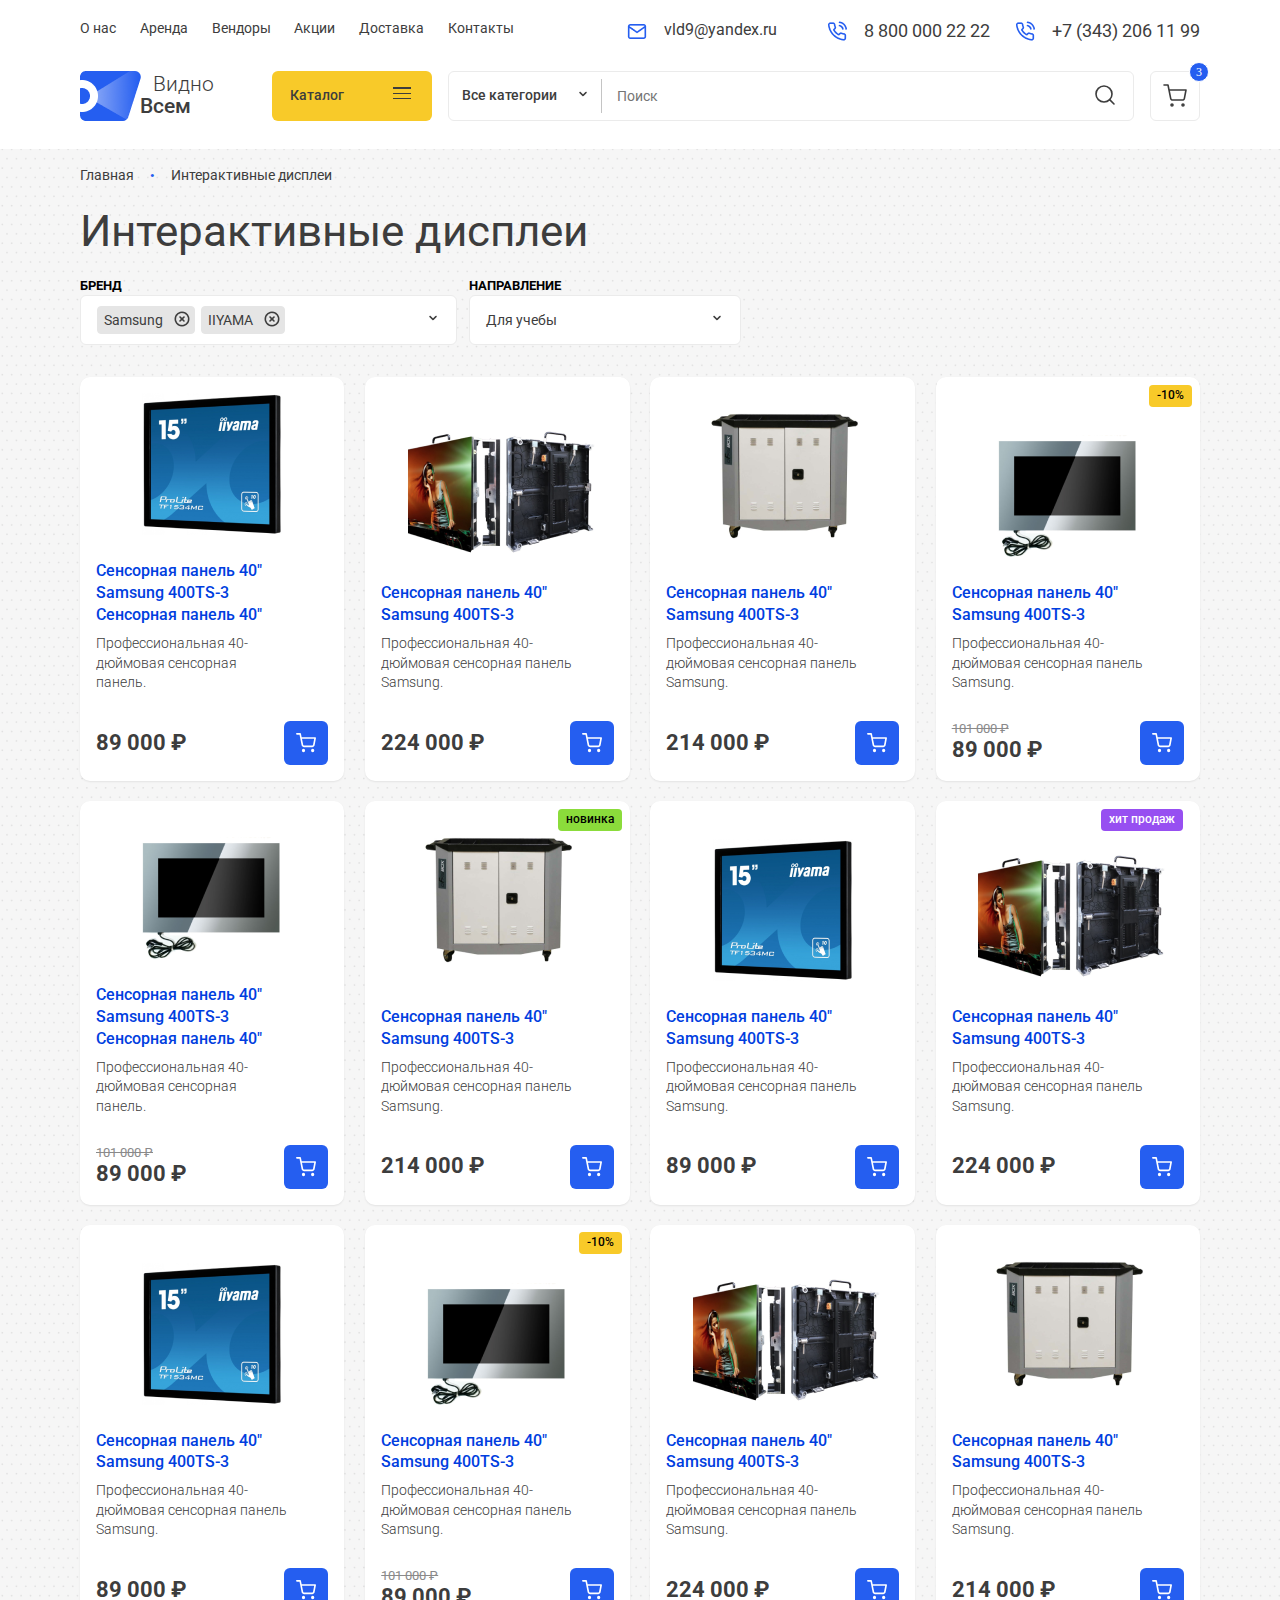
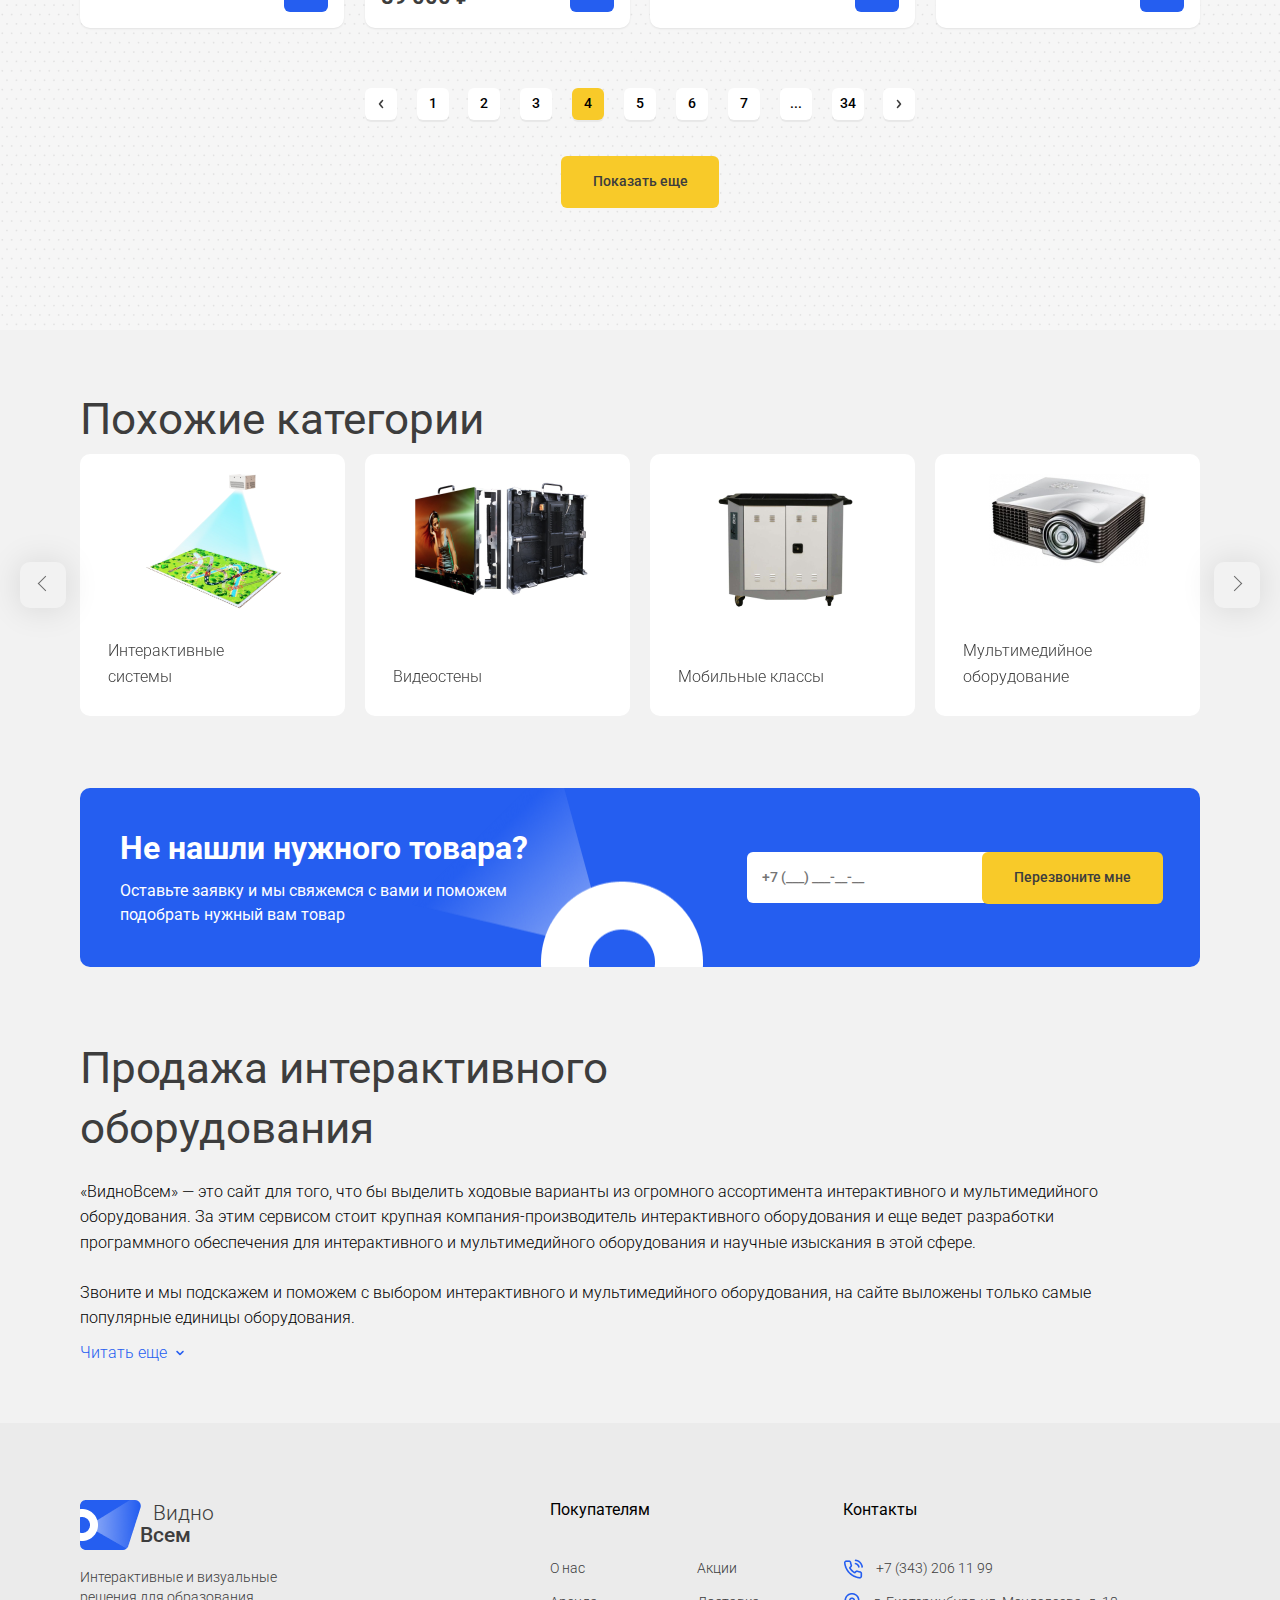
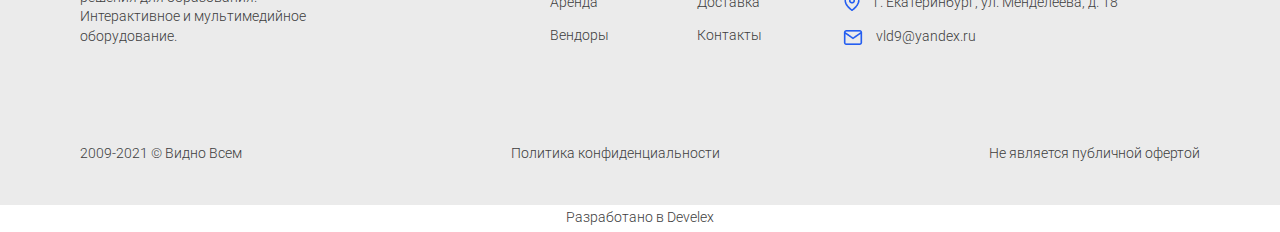
<file: category.html>
<!DOCTYPE html>
<html lang="en">

<head>
	<meta charset="UTF-8">
	<meta http-equiv="X-UA-Compatible" content="IE=edge">
	<meta name="viewport" content="width=device-width, initial-scale=1.0">
	<link rel="stylesheet" href="css/reset.css" />
	<link rel="stylesheet" href="slick/slick.css" />
	<link rel="stylesheet" href="slick/slick-theme.css">
	<link rel="stylesheet"
		href="https://fonts.googleapis.com/css2?family=Inter:wght@600&family=Roboto:wght@300;400;500;700&display=swap">
	<link rel="stylesheet" href="css/style.css" />
	<link rel="stylesheet" href="css/style-category.css" />
	<title>Category</title>
</head>

<body>

	<body>
		<svg style="display: none;">
			<symbol viewBox="0 0 24 24" id="search">
				<path
					d="M11 19C15.4183 19 19 15.4183 19 11C19 6.58172 15.4183 3 11 3C6.58172 3 3 6.58172 3 11C3 15.4183 6.58172 19 11 19Z"
					stroke="#3D3D3D" stroke-width="1.6" stroke-linecap="round" stroke-linejoin="round" />
				<path d="M21 21L16.65 16.65" stroke="#3D3D3D" stroke-width="1.6" stroke-linecap="round"
					stroke-linejoin="round" />
			</symbol>

			<symbol viewBox="0 0 24 24" id="cart">
				<path
					d="M9 22C9.55228 22 10 21.5523 10 21C10 20.4477 9.55228 20 9 20C8.44772 20 8 20.4477 8 21C8 21.5523 8.44772 22 9 22Z"
					stroke="#3D3D3D" stroke-width="1.6" stroke-linecap="round" stroke-linejoin="round" />
				<path
					d="M20 22C20.5523 22 21 21.5523 21 21C21 20.4477 20.5523 20 20 20C19.4477 20 19 20.4477 19 21C19 21.5523 19.4477 22 20 22Z"
					stroke="#3D3D3D" stroke-width="1.6" stroke-linecap="round" stroke-linejoin="round" />
				<path
					d="M1 1H5L7.68 14.39C7.77144 14.8504 8.02191 15.264 8.38755 15.5583C8.75318 15.8526 9.2107 16.009 9.68 16H19.4C19.8693 16.009 20.3268 15.8526 20.6925 15.5583C21.0581 15.264 21.3086 14.8504 21.4 14.39L23 6H6"
					stroke="#3D3D3D" stroke-width="1.6" stroke-linecap="round" stroke-linejoin="round" />
			</symbol>
			<symbol viewBox="0 0 20 20" id="cart-product">
				<path
					d="M7.49999 18.3333C7.96023 18.3333 8.33332 17.9602 8.33332 17.5C8.33332 17.0397 7.96023 16.6666 7.49999 16.6666C7.03975 16.6666 6.66666 17.0397 6.66666 17.5C6.66666 17.9602 7.03975 18.3333 7.49999 18.3333Z"
					stroke="white" stroke-width="1.6" stroke-linecap="round" stroke-linejoin="round" />
				<path
					d="M16.6667 18.3333C17.1269 18.3333 17.5 17.9602 17.5 17.5C17.5 17.0397 17.1269 16.6666 16.6667 16.6666C16.2064 16.6666 15.8333 17.0397 15.8333 17.5C15.8333 17.9602 16.2064 18.3333 16.6667 18.3333Z"
					stroke="white" stroke-width="1.6" stroke-linecap="round" stroke-linejoin="round" />
				<path
					d="M0.833344 0.833374H4.16668L6.40001 11.9917C6.47621 12.3754 6.68493 12.72 6.98963 12.9653C7.29433 13.2106 7.67559 13.3409 8.06668 13.3334H16.1667C16.5578 13.3409 16.939 13.2106 17.2437 12.9653C17.5484 12.72 17.7571 12.3754 17.8333 11.9917L19.1667 5.00004H5.00001"
					stroke="white" stroke-width="1.6" stroke-linecap="round" stroke-linejoin="round" />
			</symbol>
		</svg>

		<div class="wraper">
			<div class="header">
				<div class="container">
					<div class="header__top">
						<div class="header__top-left">
							<div class="header__menu">
								<ul class="header__nav">
									<li>
										<a href="about.html" class="link header__link">О нас</a>
									</li>
									<li>
										<a href="#" class="link header__link">Аренда</a>
									</li>
									<li>
										<a href="#" class="link header__link">Вендоры</a>
									</li>
									<li>
										<a href="#" class="link header__link">Акции</a>
									</li>
									<li>
										<a href="#" class="link header__link">Доставка</a>
									</li>
									<li>
										<a href="#" class="link header__link">Контакты</a>
									</li>
								</ul>
							</div>
						</div>
						<div class="header__top-right">
							<div class="header__contact">
								<ul class="header__connection">
									<li>
										<div class="header__envelope">
											<img src="img/main-img/mail.png" alt="#">
										</div>
										<a href="mailto:vld9@yandex.ru" class="header__email">vld9@yandex.ru</a>
									</li>
									<li>
										<div class="header__telephone-one">
											<img src="img/main-img/telephone.png" alt="#">
										</div>
										<a href="tel:8 800 000 22 22" class="header__number">8 800 000 22 22</a>
									</li>
									<li>
										<div class="header__telephone-tow">
											<img src="img/main-img/telephone.png" alt="#">
										</div>
										<a href="tel:+7 (343) 206 11 99" class="header__number">+7 (343) 206 11 99</a>
									</li>
								</ul>
							</div>
						</div>
					</div>

					<div class="header__bottom">
						<div class="header__bottom-left">
							<div class="header__logo">
								<a href="index.html"><img src="img/main-img/logo.png" alt=""></a>
							</div>
							<div class="header__name">
								<h2 class="h2">Видно</h2>
								<h2 class="h2 header__h2">Всем</h2>
							</div>
						</div>
						<div class="header__bottom-right">
							<div class="header__catalog">
								<button class="header__catalog-btn batton btn--yellow">
									<a href="#" class="header__catalog-link link">Каталог</a>
									<div class="header__menu-burger menu-burger">
										<span></span>
									</div>
								</button>
								<div class="header__catalog-menu">
									<ul class="header__chapter">
										<li class="header__chapter-name">
											<a href="#" class="chapter__link">Видеостены</a>
											<ul class="header__product">
												<li>
													<a href="#" class="product__link">Cветодиодные экраны для помещения</a>
												</li>
												<li>
													<a href="#" class="product__link">Cветодиодные экраны для улицы</a>
												</li>
											</ul>
										</li>
										<li class="header__chapter-name">
											<a href="category.html" class="chapter__link">Интерактивные дисплеи</a>
											<ul class="header__product">
												<li>
													<a href="#" class="product__link">Интерактивные дисплеи Benq</a>
												</li>
												<li>
													<a href="#" class="product__link">Интерактивные дисплеи Prestigio Multiboard</a>
												</li>
												<li>
													<a href="#" class="product__link">Интерактивные дисплеи Samsung</a>
												</li>
												<li>
													<a href="#" class="product__link">Интерактивные дисплеи Sharp</a>
												</li>
											</ul>
										</li>
										<li class="header__chapter-name">
											<a href="#" class="chapter__link">Интерактивное оборудование</a>
											<ul class="header__product">
												<li>
													<a href="#" class="product__link">Зеркала интерактивные</a>
												</li>
												<li>
													<a href="#" class="product__link">Интерактивные доски IQBoard</a>
												</li>
												<li>
													<a href="#" class="product__link">Интерактивные доски SMART</a>
												</li>
												<li>
													<a href="#" class="product__link">Интерактивные планшеты TRIUMPH BOARD</a>
												</li>
												<li>
													<a href="#" class="product__link">Интерактивные столы Livesystems</a>
												</li>
											</ul>
										</li>
										<li class="header__chapter-name">
											<a href="#" class="chapter__link">Интерактивные системы</a>
											<ul class="header__product">
												<li>
													<a href="#" class="product__link">Интерактивное голосование</a>
												</li>
												<li>
													<a href="#" class="product__link">Система "Интерактивный пол"</a>
												</li>
												<li>
													<a href="#" class="product__link">Стабилотренажеры и стабилоплатформы</a>
												</li>
											</ul>
										</li>
										<li class="header__chapter-name">
											<a href="#" class="chapter__link">Логопедическое оборудование</a>
											<ul class="header__product">
												<li>
													<a href="#" class="product__link">Логопедические столы</a>
												</li>
											</ul>
										</li>
										<li class="header__chapter-name">
											<a href="#" class="chapter__link">Мультимедийное оборудование</a>
											<ul class="header__product">
												<li>
													<a href="#" class="product__link">Проекторы в аренду</a>
												</li>
											</ul>
										</li>
										<li class="header__chapter-name">
											<a href="#" class="chapter__link">Мобильные классы</a>
											<ul class="header__product">
												<li>
													<a href="#" class="product__link">Устройства транспортно-зарядные (тележки для
														ноутбуков)</a>
												</li>
											</ul>
										</li>
										<li class="header__chapter-name">
											<a href="#" class="chapter__link">Программное обеспечение</a>
											<ul class="header__product">
												<li>
													<a href="#" class="product__link">Для интерактивного дисплея</a>
												</li>
												<li>
													<a href="#" class="product__link">Для сенсорного стола</a>
												</li>
												<li>
													<a href="#" class="product__link">Интерактивные игры</a>
												</li>
												<li>
													<a href="#" class="product__link">Интерактивные тренажеры</a>
												</li>
												<li>
													<a href="#" class="product__link">Карты подключения услуг Zyxel</a>
												</li>
											</ul>
										</li>
										<li class="header__chapter-name">
											<a href="#" class="chapter__link">Проекционная техника</a>
											<ul class="header__product">
												<li>
													<a href="#" class="product__link">Проекторы BENQ</a>
												</li>
												<li>
													<a href="#" class="product__link">Проекторы Panasonic</a>
												</li>
											</ul>
										</li>
										<li class="header__chapter-name">
											<a href="#" class="chapter__link">Промышленное оборудование</a>
											<ul class="header__product">
												<li>
													<a href="#" class="product__link">Взрывобезопасные мониторы</a>
												</li>
												<li>
													<a href="#" class="product__link">Защищенные мониторы</a>
												</li>
											</ul>
										</li>
									</ul>
								</div>
							</div>
							<div class="header__categories">
								<form>
									<div class="header__categories-left">
										<div class="header__allcategories">
											<a href="#" class="header__allcategories-link link">Все категории</a>
											<div class="header__allcategories-btn categories-btn">
												<img src="img/main-img/categories.png" alt="">
											</div>
											<div class="header__categories-menu">
												<ul class="header__categories-list">
													<li>
														<a href="#" class="categories__link link">Программное обеспечение</a>
													</li>
													<li>
														<a href="#" class="categories__link link">Интерактивные системы</a>
													</li>
													<li>
														<a href="#" class="categories__link link">Видеостены</a>
													</li>
													<li>
														<a href="#" class="categories__link link">Интерактивные дисплеи</a>
													</li>
													<li>
														<a href="#" class="categories__link link">Логопедическое оборудование</a>
													</li>
													<li>
														<a href="#" class="categories__link link">Проекционная техника</a>
													</li>
													<li>
														<a href="#" class="categories__link link">Мультимедийное оборудование</a>
													</li>
													<li>
														<a href="#" class="categories__link link">Интерактивное оборудование</a>
													</li>
													<li>
														<a href="#" class="categories__link link">Промышленное оборудование</a>
													</li>
													<li>
														<a href="#" class="categories__link link">Мобильные классы</a>
													</li>
												</ul>
											</div>
										</div>
									</div>
									<div class="header__categories-right">
										<input class="header__search link" type="text" placeholder="Поиск">
										<button class="header__search-btn" type="submit">
											<span class="icon">
												<svg>
													<use xlink:href="#search"></use>
												</svg>
											</span>
										</button>
									</div>
								</form>
							</div>
							<div class="header__basket">
								<a href="basket.html" class="header__cart cart-btn">
									<span class="icon">
										<svg>
											<use xlink:href="#cart"></use>
										</svg>
									</span>
									<span class="cart-counter">3</span>
								</a>
							</div>
						</div>

					</div>
				</div>
			</div>
			<div class="category fone">
				<div class="container">
					<div class="category__way crumbs">
						<ul class="category__list crumbs-list">
							<li><a class="category__link link crumbs-link" href="index.html">Главная</a></li>
							<li><a class="category__link link crumbs-link" href="category.html">Интерактивные дисплеи</a></li>
						</ul>
					</div>
					<h1 class="category__title h1">Интерактивные дисплеи</h1>
					<div class="category__filter">
						<form action="#" class="category__form">
							<div class="category__wrapper category-brand">
								<span>Бренд</span>
								<div class="category__select">
									<div class="category__select-item">
										<div class="category__choice">
											<p>Samsung
											</p>
											<div class="category__close">
												<img src="img/category-img/close.png" alt="">
											</div>
										</div>
										<div class="category__choice">
											<p>IIYAMA
											</p>
											<div class="category__close">
												<img src="img/category-img/close.png" alt="">
											</div>
										</div>
									</div>
									<div class="category__all categories-btn">
										<img src="img/main-img/categories.png" alt="">
									</div>
								</div>
							</div>
							<div class="category__wrapper category-direction">
								<span>Направление</span>
								<div class="category__select">
									<div class="category__select-item">
										<p>Для учебы</p>
									</div>
									<div class="category__all categories-btn">
										<img src="img/main-img/categories.png" alt="">
									</div>
								</div>


							</div>
						</form>
					</div>
					<div class="category__main">
						<div class="category__column">
							<div class="category__item">
								<div class="category__img">
									<img src="img/category-img/category1.png" alt="">
								</div>
								<div class="category__description">
									<a href="" class="category__name">Сенсорная панель 40″ Samsung 400TS-3
										Сенсорная панель 40″</a>
									<div class="category__text">
										Профессиональная 40-дюймовая сенсорная панель.
									</div>
								</div>
								<div class="category__buy">
									<div class="category__price">
										89 000 ₽
									</div>
									<div class="category__cart">
										<a href="" class="category__cart-btn">
											<span class="icon">
												<svg>
													<use xlink:href="#cart-product"></use>
												</svg>
											</span>
										</a>
									</div>
								</div>
							</div>
						</div>
						<div class="category__column">
							<div class="category__item">
								<div class="category__img">
									<img src="img/category-img/category2.png" alt="">
								</div>
								<div class="category__description">
									<a href="" class="category__name">
										Сенсорная панель 40″ Samsung 400TS-3
									</a>
									<div class="category__text">
										Профессиональная 40-дюймовая сенсорная панель Samsung.
									</div>
								</div>
								<div class="category__buy">
									<div class="category__price">
										224 000 ₽
									</div>
									<div class="category__cart">
										<a href="" class="category__cart-btn">
											<span class="icon">
												<svg>
													<use xlink:href="#cart-product"></use>
												</svg>
											</span>
										</a>
									</div>
								</div>
							</div>
						</div>
						<div class="category__column">
							<div class="category__item">
								<div class="category__img">
									<img src="img/category-img/category3.png" alt="">
								</div>
								<div class="category__description">
									<a href="" class="category__name">
										Сенсорная панель 40″ Samsung 400TS-3
									</a>
									<div class="category__text">
										Профессиональная 40-дюймовая сенсорная панель Samsung.
									</div>
								</div>
								<div class="category__buy">
									<div class="category__price">
										214 000 ₽
									</div>
									<div class="category__cart">
										<a href="" class="category__cart-btn">
											<span class="icon">
												<svg>
													<use xlink:href="#cart-product"></use>
												</svg>
											</span>
										</a>
									</div>
								</div>
							</div>
						</div>
						<div class="category__column">
							<div class="category__item">
								<span class="category__item-span category-discount">-10%</span>
								<div class="category__img">
									<img src="img/category-img/category4.png" alt="">
								</div>
								<div class="category__description">
									<a href="" class="category__name">
										Сенсорная панель 40″ Samsung 400TS-3
									</a>
									<div class="category__text">
										Профессиональная 40-дюймовая сенсорная панель Samsung.
									</div>
								</div>
								<div class="category__buy">
									<div class="category__price">
										<span>101 000 ₽</span>
										<div>89 000 ₽</div>
									</div>
									<div class="category__cart">
										<a href="" class="category__cart-btn">
											<span class="icon">
												<svg>
													<use xlink:href="#cart-product"></use>
												</svg>
											</span>
										</a>
									</div>
								</div>
							</div>
						</div>
						<div class="category__column">
							<div class="category__item">
								<div class="category__img">
									<img src="img/category-img/category4.png" alt="">
								</div>
								<div class="category__description">
									<a href="" class="category__name">
										Сенсорная панель 40″ Samsung 400TS-3
										Сенсорная панель 40″
									</a>
									<div class="category__text">
										Профессиональная 40-дюймовая сенсорная панель.
									</div>
								</div>
								<div class="category__buy">
									<div class="category__price">
										<span>101 000 ₽</span>
										<div>89 000 ₽</div>
									</div>
									<div class="category__cart">
										<a href="" class="category__cart-btn">
											<span class="icon">
												<svg>
													<use xlink:href="#cart-product"></use>
												</svg>
											</span>
										</a>
									</div>
								</div>
							</div>
						</div>
						<div class="category__column">
							<div class="category__item">
								<span class="category__item-span category-new">новинка</span>
								<div class="category__img">
									<img src="img/category-img/category3.png" alt="">
								</div>
								<div class="category__description">
									<a href="" class="category__name">
										Сенсорная панель 40″ Samsung 400TS-3
									</a>
									<div class="category__text">
										Профессиональная 40-дюймовая сенсорная панель Samsung.
									</div>
								</div>
								<div class="category__buy">
									<div class="category__price">
										214 000 ₽
									</div>
									<div class="category__cart">
										<a href="" class="category__cart-btn">
											<span class="icon">
												<svg>
													<use xlink:href="#cart-product"></use>
												</svg>
											</span>
										</a>
									</div>
								</div>
							</div>
						</div>
						<div class="category__column">
							<div class="category__item">
								<div class="category__img">
									<img src="img/category-img/category1.png" alt="">
								</div>
								<div class="category__description">
									<a href="" class="category__name">
										Сенсорная панель 40″ Samsung 400TS-3
									</a>
									<div class="category__text">
										Профессиональная 40-дюймовая сенсорная панель Samsung.
									</div>
								</div>
								<div class="category__buy">
									<div class="category__price">
										89 000 ₽
									</div>
									<div class="category__cart">
										<a href="" class="category__cart-btn">
											<span class="icon">
												<svg>
													<use xlink:href="#cart-product"></use>
												</svg>
											</span>
										</a>
									</div>
								</div>
							</div>
						</div>
						<div class="category__column">
							<div class="category__item">
								<span class="category__item-span category-hit">хит продаж</span>
								<div class="category__img">
									<img src="img/category-img/category2.png" alt="">
								</div>
								<div class="category__description">
									<a href="" class="category__name">
										Сенсорная панель 40″ Samsung 400TS-3
									</a>
									<div class="category__text">
										Профессиональная 40-дюймовая сенсорная панель Samsung.
									</div>
								</div>
								<div class="category__buy">
									<div class="category__price">
										224 000 ₽
									</div>
									<div class="category__cart">
										<a href="" class="category__cart-btn">
											<span class="icon">
												<svg>
													<use xlink:href="#cart-product"></use>
												</svg>
											</span>
										</a>
									</div>
								</div>
							</div>
						</div>
						<div class="category__column">
							<div class="category__item">
								<div class="category__img">
									<img src="img/category-img/category1.png" alt="">
								</div>
								<div class="category__description">
									<a href="" class="category__name">
										Сенсорная панель 40″ Samsung 400TS-3
									</a>
									<div class="category__text">
										Профессиональная 40-дюймовая сенсорная панель Samsung.
									</div>
								</div>
								<div class="category__buy">
									<div class="category__price">
										89 000 ₽
									</div>
									<div class="category__cart">
										<a href="" class="category__cart-btn">
											<span class="icon">
												<svg>
													<use xlink:href="#cart-product"></use>
												</svg>
											</span>
										</a>
									</div>
								</div>
							</div>
						</div>
						<div class="category__column">
							<div class="category__item">
								<span class="category__item-span category-discount">-10%</span>
								<div class="category__img">
									<img src="img/category-img/category4.png" alt="">
								</div>
								<div class="category__description">
									<a href="" class="category__name">
										Сенсорная панель 40″ Samsung 400TS-3
									</a>
									<div class="category__text">
										Профессиональная 40-дюймовая сенсорная панель Samsung.
									</div>
								</div>
								<div class="category__buy">
									<div class="category__price">
										<span>101 000 ₽</span>
										<div>89 000 ₽</div>
									</div>
									<div class="category__cart">
										<a href="" class="category__cart-btn">
											<span class="icon">
												<svg>
													<use xlink:href="#cart-product"></use>
												</svg>
											</span>
										</a>
									</div>
								</div>
							</div>
						</div>
						<div class="category__column">
							<div class="category__item">
								<div class="category__img">
									<img src="img/category-img/category2.png" alt="">
								</div>
								<div class="category__description">
									<a href="" class="category__name">
										Сенсорная панель 40″ Samsung 400TS-3
									</a>
									<div class="category__text">
										Профессиональная 40-дюймовая сенсорная панель Samsung.
									</div>
								</div>
								<div class="category__buy">
									<div class="category__price">
										224 000 ₽
									</div>
									<div class="category__cart">
										<a href="" class="category__cart-btn">
											<span class="icon">
												<svg>
													<use xlink:href="#cart-product"></use>
												</svg>
											</span>
										</a>
									</div>
								</div>
							</div>
						</div>
						<div class="category__column">
							<div class="category__item">
								<div class="category__img">
									<img src="img/category-img/category3.png" alt="">
								</div>
								<div class="category__description">
									<a href="" class="category__name">
										Сенсорная панель 40″ Samsung 400TS-3
									</a>
									<div class="category__text">
										Профессиональная 40-дюймовая сенсорная панель Samsung.
									</div>
								</div>
								<div class="category__buy">
									<div class="category__price">
										214 000 ₽
									</div>
									<div class="category__cart">
										<a href="" class="category__cart-btn">
											<span class="icon">
												<svg>
													<use xlink:href="#cart-product"></use>
												</svg>
											</span>
										</a>
									</div>
								</div>
							</div>
						</div>
					</div>
					<div class="category__pagination">
						<a href="#" class="pagination-btn link">
							<img src="img/category-img/Vector.png" alt="" class="previous">
						</a>
						<a href="#" class="pagination-btn link">1</a>
						<a href="#" class="pagination-btn link">2</a>
						<a href="#" class="pagination-btn link">3</a>
						<a href="#" class="pagination-btn link active-page">4</a>
						<a href="#" class="pagination-btn link">5</a>
						<a href="#" class="pagination-btn link">6</a>
						<a href="#" class="pagination-btn link">7</a>
						<a href="#" class="pagination-btn link">...</a>
						<a href="#" class="pagination-btn link">34</a>
						<a href="#" class="pagination-btn link">
							<img src="img/category-img/Vector.png" alt="" class="next">
						</a>
					</div>
					<div class="category__button">
						<a href="" class="category__button-link batton btn--yellow">Показать еще</a>
					</div>
				</div>
			</div>
			<div class="section-grey">
				<div class="analogue">
					<div class="container">
						<div class="analogue__top">
							<h1 class="analogue__title h1">Похожие категории</h1>
						</div>
						<div class="analogue__slider">
							<div class="analogue__slider-column">
								<div class="analogue__slider-item">
									<div class="analogue__slider-category">
										<a href="" class="analogue__slider-link text">Интерактивные <br> системы</a>
									</div>
									<div class="analogue__slider-img">
										<img src="img/main-img/image4.png" alt="">
									</div>
								</div>
							</div>
							<div class="analogue__slider-column">
								<div class="analogue__slider-item">
									<div class="analogue__slider-category">
										<a href="" class="analogue__slider-link text">Видеостены</a>
									</div>
									<div class="analogue__slider-img">
										<img src="img/main-img/image5.png" alt="">
									</div>
								</div>
							</div>
							<div class="analogue__slider-column">
								<div class="analogue__slider-item">
									<div class="analogue__slider-category">
										<a href="" class="analogue__slider-link text">Мобильные классы</a>
									</div>
									<div class="analogue__slider-img">
										<img src="img/main-img/image6.png" alt="">
									</div>
								</div>
							</div>
							<div class="analogue__slider-column">
								<div class="analogue__slider-item">
									<div class="analogue__slider-category">
										<a href="" class="analogue__slider-link text">Мультимедийное оборудование</a>
									</div>
									<div class="analogue__slider-img">
										<img src="img/main-img/image7.png" alt="">
									</div>
								</div>
							</div>
							<div class="analogue__slider-column">
								<div class="analogue__slider-item">
									<div class="analogue__slider-category">
										<a href="" class="analogue__slider-link text">Интерактивные <br> системы</a>
									</div>
									<div class="analogue__slider-img">
										<img src="img/main-img/image4.png" alt="">
									</div>
								</div>
							</div>
							<div class="analogue__slider-column">
								<div class="analogue__slider-item">
									<div class="analogue__slider-category">
										<a href="" class="analogue__slider-link text">Видеостены</a>
									</div>
									<div class="analogue__slider-img">
										<img src="img/main-img/image5.png" alt="">
									</div>
								</div>
							</div>
							<div class="analogue__slider-column">
								<div class="analogue__slider-item">
									<div class="analogue__slider-category">
										<a href="" class="analogue__slider-link text">Мобильные классы</a>
									</div>
									<div class="analogue__slider-img">
										<img src="img/main-img/image6.png" alt="">
									</div>
								</div>
							</div>
							<div class="analogue__slider-column">
								<div class="analogue__slider-item">
									<div class="analogue__slider-category">
										<a href="" class="analogue__slider-link text">Мультимедийное оборудование</a>
									</div>
									<div class="analogue__slider-img">
										<img src="img/main-img/image7.png" alt="">
									</div>
								</div>
							</div>
						</div>
					</div>
				</div>
				<div class="callback">
					<div class="container">
						<div class="callback__wraper">
							<div class="callback__left">
								<div class="callback__title form-title">
									Не нашли нужного товара?
								</div>
								<p class="callback__text text">
									Оставьте заявку и мы свяжемся с вами и поможем подобрать нужный вам товар
								</p>
							</div>
							<div class="callback__right">
								<form action="" method="post">
									<div class="callback__row">
										<div class="callback__number">
											<input type="text" class="input callback__phone" name="phone" id="phone"
												placeholder="+7 (___) ___-__-__" required="required">
										</div>
										<div class="callback__button open-popup-two">
											<input type="submit" value="Перезвоните мне" class="callback__btn batton btn--yellow">
										</div>
									</div>
								</form>
							</div>
						</div>
					</div>
				</div>
				<div class="interactive">
					<div class="container">
						<h1 class="interactive__title h1">
							Продажа интерактивного оборудования
						</h1>
						<div class="interactive__text text">
							<p>
								«ВидноВсем» — это сайт для того, что бы выделить ходовые варианты из огромного ассортимента
								интерактивного и мультимедийного оборудования. За этим сервисом стоит крупная
								компания-производитель
								интерактивного оборудования и еще ведет разработки программного обеспечения для интерактивного и
								мультимедийного оборудования и научные изыскания в этой сфере.
							</p>
							<p>
								Звоните и мы подскажем и поможем с выбором интерактивного и мультимедийного оборудования, на
								сайте
								выложены только самые популярные единицы оборудования.
							</p>
						</div>
						<div class="interactive__read text">
							<a href="">Читать еще</a>
							<a href="" class="interactive__arrow"><img src="img/main-img/arrow.png" alt=""></a>
						</div>
					</div>
				</div>
			</div>
			<div class="footer">
				<div class="container">
					<div class="footer__top">
						<div class="footer__left">
							<div class="footer__logo">
								<div class="footer__logo-img">
									<a href=""><img src="img/main-img/logo.png" alt=""></a>
								</div>
								<div class="footer__name">
									<h2 class="h2">Видно</h2>
									<h2 class="h2 footer__h2">Всем</h2>
								</div>
							</div>
							<div class="footer__text footer-content">
								Интерактивные и визуальные <br> решения для образования.<br>
								Интерактивное и мультимедийное <br> оборудование.
							</div>
						</div>
						<div class="footer__right">
							<div class="footer__item">
								<div class="footer__title">
									Покупателям
								</div>
								<div class="footer__menu">
									<ul class="footer__nav">
										<li>
											<a href="#" class="footer__link footer-content">О нас</a>
										</li>
										<li>
											<a href="#" class="footer__link footer-content">Акции</a>
										</li>
										<li>
											<a href="#" class="footer__link footer-content">Аренда</a>
										</li>
										<li>
											<a href="#" class="footer__link footer-content">Доставка</a>
										</li>
										<li>
											<a href="#" class="footer__link footer-content">Вендоры</a>
										</li>
										<li>
											<a href="#" class="footer__link footer-content">Контакты</a>
										</li>
									</ul>
								</div>
							</div>
							<div class="footer__item">
								<div class="footer__title">
									Контакты
								</div>
								<div class="footer__connection">
									<ul class="footer__connection-nav">
										<li>
											<div class="footer__telephone">
												<img src="img/main-img/telephone.png" alt="#">
											</div>
											<a href="tel:+7 (343) 206 11 99" class="footer__number footer-content">+7 (343) 206 11
												99</a>
										</li>
										<li>
											<div class="footer__label">
												<img src="img/main-img/label.png" alt="#">
											</div>
											<a href="" class="footer__address footer-content">г. Екатеринбург, ул. Менделеева, д.
												18</a>
										</li>
										<li>
											<div class="footer__envelope">
												<img src="img/main-img/mail.png" alt="#">
											</div>
											<a href="mailto:vld9@yandex.ru" class="footer__email footer-content">vld9@yandex.ru</a>
										</li>
									</ul>
								</div>
							</div>
						</div>
					</div>
					<div class="footer__bottom">
						<ul>
							<li class="footer-content">
								2009-2021 © Видно Всем
							</li>
							<li>
								<a href="" class="footer-content">Политика конфиденциальности</a>
							</li>
							<li class="footer-content">
								Не является публичной офертой
							</li>
						</ul>
					</div>
				</div>
			</div>
			<div class="developed">
				<div class="container">
					<div class="developed__text footer-content">
						Разработано в Develex
					</div>
				</div>
			</div>
		</div>
		<div class="popup-two">
			<div class="popup-two__application popup__application">
				<div class="popup-two__container">
					<div class="popup__close">
					</div>
					<div class="popup-tow__title form-title">
						Cпасибо
					</div>
					<div class="popup-two__text text">
						ваша заявка успешно отправлена, наш специалист свяжется с вами в ближайшее время
					</div>
				</div>
			</div>
		</div>
		<script src="https://code.jquery.com/jquery-3.5.1.min.js"></script>
		<script src="slick/slick.min.js"></script>
		<script src="script.js"></script>
	</body>

</body>

</html>
</file>
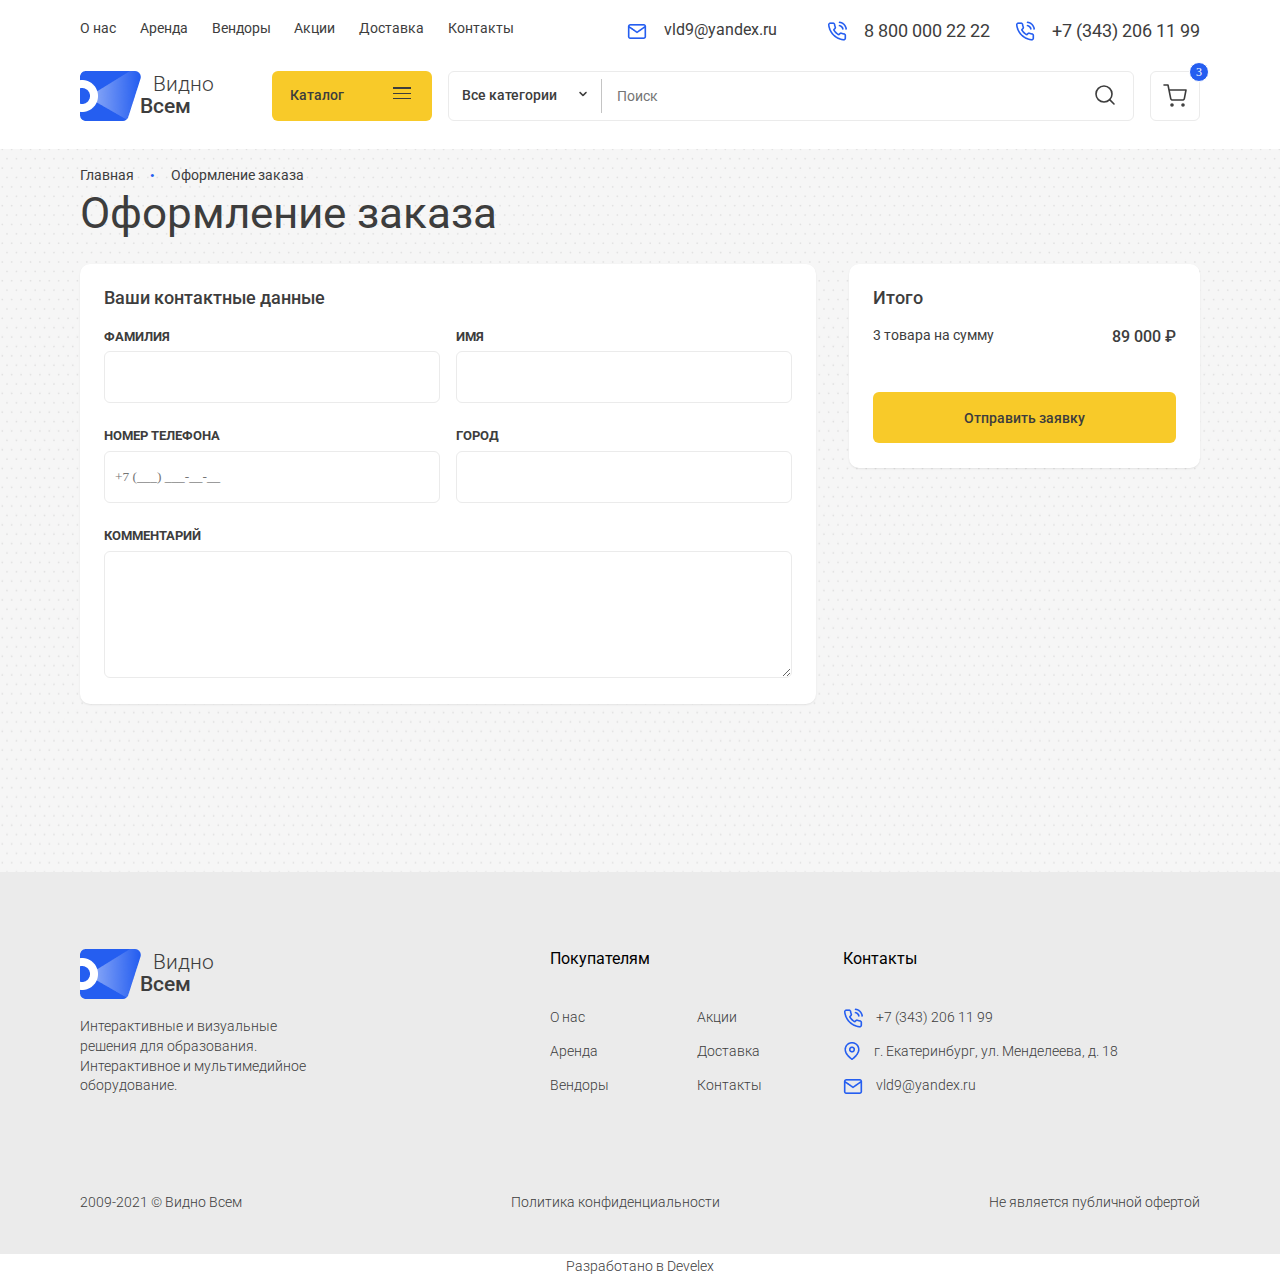
<file: order.html>
<!DOCTYPE html>
<html lang="en">

<head>
	<meta charset="UTF-8">
	<meta http-equiv="X-UA-Compatible" content="IE=edge">
	<meta name="viewport" content="width=device-width, initial-scale=1.0">
	<link rel="stylesheet" href="css/reset.css" />
	<link rel="stylesheet" href="slick/slick.css" />
	<link rel="stylesheet" href="slick/slick-theme.css">
	<link rel="stylesheet"
		href="https://fonts.googleapis.com/css2?family=Inter:wght@600&family=Roboto:wght@300;400;500;700&display=swap">
	<link rel="stylesheet" href="css/style.css" />
	<link rel="stylesheet" href="css/style-category.css" />
	<link rel="stylesheet" href="css/style-order.css" />
	<title>order</title>
</head>

<body>
	<svg style="display: none;">
		<symbol viewBox="0 0 24 24" id="search">
			<path
				d="M11 19C15.4183 19 19 15.4183 19 11C19 6.58172 15.4183 3 11 3C6.58172 3 3 6.58172 3 11C3 15.4183 6.58172 19 11 19Z"
				stroke="#3D3D3D" stroke-width="1.6" stroke-linecap="round" stroke-linejoin="round" />
			<path d="M21 21L16.65 16.65" stroke="#3D3D3D" stroke-width="1.6" stroke-linecap="round"
				stroke-linejoin="round" />
		</symbol>

		<symbol viewBox="0 0 24 24" id="cart">
			<path
				d="M9 22C9.55228 22 10 21.5523 10 21C10 20.4477 9.55228 20 9 20C8.44772 20 8 20.4477 8 21C8 21.5523 8.44772 22 9 22Z"
				stroke="#3D3D3D" stroke-width="1.6" stroke-linecap="round" stroke-linejoin="round" />
			<path
				d="M20 22C20.5523 22 21 21.5523 21 21C21 20.4477 20.5523 20 20 20C19.4477 20 19 20.4477 19 21C19 21.5523 19.4477 22 20 22Z"
				stroke="#3D3D3D" stroke-width="1.6" stroke-linecap="round" stroke-linejoin="round" />
			<path
				d="M1 1H5L7.68 14.39C7.77144 14.8504 8.02191 15.264 8.38755 15.5583C8.75318 15.8526 9.2107 16.009 9.68 16H19.4C19.8693 16.009 20.3268 15.8526 20.6925 15.5583C21.0581 15.264 21.3086 14.8504 21.4 14.39L23 6H6"
				stroke="#3D3D3D" stroke-width="1.6" stroke-linecap="round" stroke-linejoin="round" />
		</symbol>

		<symbol viewBox="0 0 20 20" id="mouse">
			<path d="M2.5 2.5L8.39167 16.6417L10.4833 10.4833L16.6417 8.39167L2.5 2.5Z" stroke="white" stroke-width="1.6"
				stroke-linecap="round" stroke-linejoin="round" />
			<path d="M10.8334 10.8334L15.8334 15.8334" stroke="white" stroke-width="1.6" stroke-linecap="round"
				stroke-linejoin="round" />
		</symbol>

		<symbol viewBox="0 0 20 20" id="cart-2">
			<path
				d="M7.49996 18.3333C7.9602 18.3333 8.33329 17.9602 8.33329 17.5C8.33329 17.0397 7.9602 16.6666 7.49996 16.6666C7.03972 16.6666 6.66663 17.0397 6.66663 17.5C6.66663 17.9602 7.03972 18.3333 7.49996 18.3333Z"
				stroke="black" stroke-width="1.6" stroke-linecap="round" stroke-linejoin="round" />
			<path
				d="M16.6667 18.3333C17.1269 18.3333 17.5 17.9602 17.5 17.5C17.5 17.0397 17.1269 16.6666 16.6667 16.6666C16.2065 16.6666 15.8334 17.0397 15.8334 17.5C15.8334 17.9602 16.2065 18.3333 16.6667 18.3333Z"
				stroke="black" stroke-width="1.6" stroke-linecap="round" stroke-linejoin="round" />
			<path
				d="M0.833374 0.833374H4.16671L6.40004 11.9917C6.47624 12.3754 6.68496 12.72 6.98966 12.9653C7.29436 13.2106 7.67562 13.3409 8.06671 13.3334H16.1667C16.5578 13.3409 16.9391 13.2106 17.2438 12.9653C17.5484 12.72 17.7572 12.3754 17.8334 11.9917L19.1667 5.00004H5.00004"
				stroke="black" stroke-width="1.6" stroke-linecap="round" stroke-linejoin="round" />
		</symbol>
	</svg>

	<div class="wraper">
		<div class="header">
			<div class="container">
				<div class="header__top">
					<div class="header__top-left">
						<div class="header__menu">
							<ul class="header__nav">
								<li>
									<a href="#" class="link header__link">О нас</a>
								</li>
								<li>
									<a href="#" class="link header__link">Аренда</a>
								</li>
								<li>
									<a href="#" class="link header__link">Вендоры</a>
								</li>
								<li>
									<a href="#" class="link header__link">Акции</a>
								</li>
								<li>
									<a href="#" class="link header__link">Доставка</a>
								</li>
								<li>
									<a href="#" class="link header__link">Контакты</a>
								</li>
							</ul>
						</div>
					</div>
					<div class="header__top-right">
						<div class="header__contact">
							<ul class="header__connection">
								<li>
									<div class="header__envelope">
										<img src="img/main-img/mail.png" alt="#">
									</div>
									<a href="mailto:vld9@yandex.ru" class="header__email">vld9@yandex.ru</a>
								</li>
								<li>
									<div class="header__telephone-one">
										<img src="img/main-img/telephone.png" alt="#">
									</div>
									<a href="tel:8 800 000 22 22" class="header__number">8 800 000 22 22</a>
								</li>
								<li>
									<div class="header__telephone-tow">
										<img src="img/main-img/telephone.png" alt="#">
									</div>
									<a href="tel:+7 (343) 206 11 99" class="header__number">+7 (343) 206 11 99</a>
								</li>
							</ul>
						</div>
					</div>
				</div>

				<div class="header__bottom">
					<div class="header__bottom-left">
						<div class="header__logo">
							<a href="index.html"><img src="img/main-img/logo.png" alt=""></a>
						</div>
						<div class="header__name">
							<h2 class="h2">Видно</h2>
							<h2 class="h2 header__h2">Всем</h2>
						</div>
					</div>
					<div class="header__bottom-right">
						<div class="header__catalog">
							<button class="header__catalog-btn batton btn--yellow">
								<a href="#" class="header__catalog-link link">Каталог</a>
								<div class="header__menu-burger menu-burger">
									<span></span>
								</div>
							</button>
							<div class="header__catalog-menu">
								<ul class="header__chapter">
									<li class="header__chapter-name">
										<a href="#" class="chapter__link">Видеостены</a>
										<ul class="header__product">
											<li>
												<a href="#" class="product__link">Cветодиодные экраны для помещения</a>
											</li>
											<li>
												<a href="#" class="product__link">Cветодиодные экраны для улицы</a>
											</li>
										</ul>
									</li>
									<li class="header__chapter-name">
										<a href="#" class="chapter__link">Интерактивные дисплеи</a>
										<ul class="header__product">
											<li>
												<a href="#" class="product__link">Интерактивные дисплеи Benq</a>
											</li>
											<li>
												<a href="#" class="product__link">Интерактивные дисплеи Prestigio Multiboard</a>
											</li>
											<li>
												<a href="#" class="product__link">Интерактивные дисплеи Samsung</a>
											</li>
											<li>
												<a href="#" class="product__link">Интерактивные дисплеи Sharp</a>
											</li>
										</ul>
									</li>
									<li class="header__chapter-name">
										<a href="#" class="chapter__link">Интерактивное оборудование</a>
										<ul class="header__product">
											<li>
												<a href="#" class="product__link">Зеркала интерактивные</a>
											</li>
											<li>
												<a href="#" class="product__link">Интерактивные доски IQBoard</a>
											</li>
											<li>
												<a href="#" class="product__link">Интерактивные доски SMART</a>
											</li>
											<li>
												<a href="#" class="product__link">Интерактивные планшеты TRIUMPH BOARD</a>
											</li>
											<li>
												<a href="#" class="product__link">Интерактивные столы Livesystems</a>
											</li>
										</ul>
									</li>
									<li class="header__chapter-name">
										<a href="#" class="chapter__link">Интерактивные системы</a>
										<ul class="header__product">
											<li>
												<a href="#" class="product__link">Интерактивное голосование</a>
											</li>
											<li>
												<a href="#" class="product__link">Система "Интерактивный пол"</a>
											</li>
											<li>
												<a href="#" class="product__link">Стабилотренажеры и стабилоплатформы</a>
											</li>
										</ul>
									</li>
									<li class="header__chapter-name">
										<a href="#" class="chapter__link">Логопедическое оборудование</a>
										<ul class="header__product">
											<li>
												<a href="#" class="product__link">Логопедические столы</a>
											</li>
										</ul>
									</li>
									<li class="header__chapter-name">
										<a href="#" class="chapter__link">Мультимедийное оборудование</a>
										<ul class="header__product">
											<li>
												<a href="#" class="product__link">Проекторы в аренду</a>
											</li>
										</ul>
									</li>
									<li class="header__chapter-name">
										<a href="#" class="chapter__link">Мобильные классы</a>
										<ul class="header__product">
											<li>
												<a href="#" class="product__link">Устройства транспортно-зарядные (тележки для
													ноутбуков)</a>
											</li>
										</ul>
									</li>
									<li class="header__chapter-name">
										<a href="#" class="chapter__link">Программное обеспечение</a>
										<ul class="header__product">
											<li>
												<a href="#" class="product__link">Для интерактивного дисплея</a>
											</li>
											<li>
												<a href="#" class="product__link">Для сенсорного стола</a>
											</li>
											<li>
												<a href="#" class="product__link">Интерактивные игры</a>
											</li>
											<li>
												<a href="#" class="product__link">Интерактивные тренажеры</a>
											</li>
											<li>
												<a href="#" class="product__link">Карты подключения услуг Zyxel</a>
											</li>
										</ul>
									</li>
									<li class="header__chapter-name">
										<a href="#" class="chapter__link">Проекционная техника</a>
										<ul class="header__product">
											<li>
												<a href="#" class="product__link">Проекторы BENQ</a>
											</li>
											<li>
												<a href="#" class="product__link">Проекторы Panasonic</a>
											</li>
										</ul>
									</li>
									<li class="header__chapter-name">
										<a href="#" class="chapter__link">Промышленное оборудование</a>
										<ul class="header__product">
											<li>
												<a href="#" class="product__link">Взрывобезопасные мониторы</a>
											</li>
											<li>
												<a href="#" class="product__link">Защищенные мониторы</a>
											</li>
										</ul>
									</li>
								</ul>
							</div>
						</div>
						<div class="header__categories">
							<form>
								<div class="header__categories-left">
									<div class="header__allcategories">
										<a href="#" class="header__allcategories-link link">Все категории</a>
										<div class="header__allcategories-btn categories-btn">
											<img src="img/main-img/categories.png" alt="">
										</div>
										<div class="header__categories-menu">
											<ul class="header__categories-list">
												<li>
													<a href="#" class="categories__link link">Программное обеспечение</a>
												</li>
												<li>
													<a href="#" class="categories__link link">Интерактивные системы</a>
												</li>
												<li>
													<a href="#" class="categories__link link">Видеостены</a>
												</li>
												<li>
													<a href="#" class="categories__link link">Интерактивные дисплеи</a>
												</li>
												<li>
													<a href="#" class="categories__link link">Логопедическое оборудование</a>
												</li>
												<li>
													<a href="#" class="categories__link link">Проекционная техника</a>
												</li>
												<li>
													<a href="#" class="categories__link link">Мультимедийное оборудование</a>
												</li>
												<li>
													<a href="#" class="categories__link link">Интерактивное оборудование</a>
												</li>
												<li>
													<a href="#" class="categories__link link">Промышленное оборудование</a>
												</li>
												<li>
													<a href="#" class="categories__link link">Мобильные классы</a>
												</li>
											</ul>
										</div>
									</div>
								</div>
								<div class="header__categories-right">
									<input class="header__search link" type="text" placeholder="Поиск">
									<button class="header__search-btn" type="submit">
										<span class="icon">
											<svg>
												<use xlink:href="#search"></use>
											</svg>
										</span>
									</button>
								</div>
							</form>
						</div>
						<div class="header__basket">
							<a href="basket.html" class="header__cart cart-btn">
								<span class="icon">
									<svg>
										<use xlink:href="#cart"></use>
									</svg>
								</span>
								<span class="cart-counter">3</span>
							</a>
						</div>
					</div>

				</div>
			</div>
		</div>
		<div class="order fone">
			<div class="container">
				<div class="order__way crumbs">
					<ul class="order__list crumbs-list">
						<li><a class="order__link link crumbs-link" href="index.html">Главная</a></li>
						<li><a class="order__link link crumbs-link" href="order.html">Оформление заказа</a></li>
					</ul>
				</div>
				<h1 class="order__title h1">Оформление заказа</h1>
				<div class="order__main">
					<div class="order__item item-left">
						<div class="order__item-title">
							Ваши контактные данные
						</div>
						<form action="">
							<div class="order__form-flex">
								<div class="order__form">
									<div class="order__text">
										фамилия
									</div>
									<input class="order__surname field" type="text">
								</div>
								<div class="order__form">
									<div class="order__text">
										имя
									</div>
									<input class="order__name field" type="text">
								</div>
								<div class="order__form">
									<div class="order__text">
										Номер телефона
									</div>
									<input class="order__phone field" type="tel" placeholder="+7 (___) ___-__-__">
								</div>
								<div class="order__form">
									<div class="order__text">
										Город
									</div>
									<input class="order__city field" type="text">
								</div>
							</div>
							<div class="order__form-comment">
								<div class="order__text">
									Комментарий
								</div>
								<div>
									<textarea class="order__comment field" name="comment" rows="5"></textarea>
								</div>
							</div>
						</form>

					</div>
					<div class="order__item item-right">
						<div class="order__item-title">
							Итого
						</div>
						<div class="order__total">
							<div class="order__amount">
								3 товара на сумму
							</div>
							<div class="order__sum">
								89 000 ₽
							</div>
						</div>
						<div class="order__btn">
							<a href="" class="order__request popup__link batton btn--yellow open-popup-two">Отправить заявку</a>
						</div>
					</div>
				</div>
			</div>
		</div>
		<div class="footer">
			<div class="container">
				<div class="footer__top">
					<div class="footer__left">
						<div class="footer__logo">
							<div class="footer__logo-img">
								<a href=""><img src="img/main-img/logo.png" alt=""></a>
							</div>
							<div class="footer__name">
								<h2 class="h2">Видно</h2>
								<h2 class="h2 footer__h2">Всем</h2>
							</div>
						</div>
						<div class="footer__text footer-content">
							Интерактивные и визуальные <br> решения для образования.<br>
							Интерактивное и мультимедийное <br> оборудование.
						</div>
					</div>
					<div class="footer__right">
						<div class="footer__item">
							<div class="footer__title">
								Покупателям
							</div>
							<div class="footer__menu">
								<ul class="footer__nav">
									<li>
										<a href="#" class="footer__link footer-content">О нас</a>
									</li>
									<li>
										<a href="#" class="footer__link footer-content">Акции</a>
									</li>
									<li>
										<a href="#" class="footer__link footer-content">Аренда</a>
									</li>
									<li>
										<a href="#" class="footer__link footer-content">Доставка</a>
									</li>
									<li>
										<a href="#" class="footer__link footer-content">Вендоры</a>
									</li>
									<li>
										<a href="#" class="footer__link footer-content">Контакты</a>
									</li>
								</ul>
							</div>
						</div>
						<div class="footer__item">
							<div class="footer__title">
								Контакты
							</div>
							<div class="footer__connection">
								<ul class="footer__connection-nav">
									<li>
										<div class="footer__telephone">
											<img src="img/main-img/telephone.png" alt="#">
										</div>
										<a href="tel:+7 (343) 206 11 99" class="footer__number footer-content">+7 (343) 206 11
											99</a>
									</li>
									<li>
										<div class="footer__label">
											<img src="img/main-img/label.png" alt="#">
										</div>
										<a href="" class="footer__address footer-content">г. Екатеринбург, ул. Менделеева, д.
											18</a>
									</li>
									<li>
										<div class="footer__envelope">
											<img src="img/main-img/mail.png" alt="#">
										</div>
										<a href="mailto:vld9@yandex.ru" class="footer__email footer-content">vld9@yandex.ru</a>
									</li>
								</ul>
							</div>
						</div>
					</div>
				</div>
				<div class="footer__bottom">
					<ul>
						<li class="footer-content">
							2009-2021 © Видно Всем
						</li>
						<li>
							<a href="" class="footer-content">Политика конфиденциальности</a>
						</li>
						<li class="footer-content">
							Не является публичной офертой
						</li>
					</ul>
				</div>
			</div>
		</div>
		<div class="developed">
			<div class="container">
				<div class="developed__text footer-content">
					Разработано в Develex
				</div>
			</div>
		</div>
	</div>

	<div class="popup">
		<div class="popup__application">
			<div class="popup__container">
				<div class="popup__close">

				</div>
				<div class="popup__title form-title">
					Купить в 1 клик
				</div>
				<div class="popup__text text">
					наш специалист свяжется с вами в ближайшее время
				</div>
				<form action="">
					<input class="popup__fone input" type="tel" name="popup-form" placeholder="+7 (___) ___-__-__">
					<input class="popup__email input" type="text" name="email" id="email" placeholder="email"
						required="required">
					<div class="popup__callback">
						<a href="#" class="popup__link batton btn--yellow open-popup-two">Отправить заявку</a>
					</div>
					<div class="popup__agree">
						Нажимая кнопку я соглашаюсь <br> с <a href="">политикой конфиденциальности</a>
					</div>
				</form>

			</div>
		</div>
	</div>
	<div class="popup-two">
		<div class="popup-two__application popup__application">
			<div class="popup-two__container">
				<div class="popup__close">
				</div>
				<div class="popup-tow__title form-title">
					Cпасибо
				</div>
				<div class="popup-two__text text">
					ваша заявка успешно отправлена, наш специалист свяжется с вами в ближайшее время
				</div>
			</div>
		</div>
	</div>
	<script src="https://code.jquery.com/jquery-3.5.1.min.js"></script>
	<script src="slick/slick.min.js"></script>
	<script src="script.js"></script>
</body>

</html>
</file>
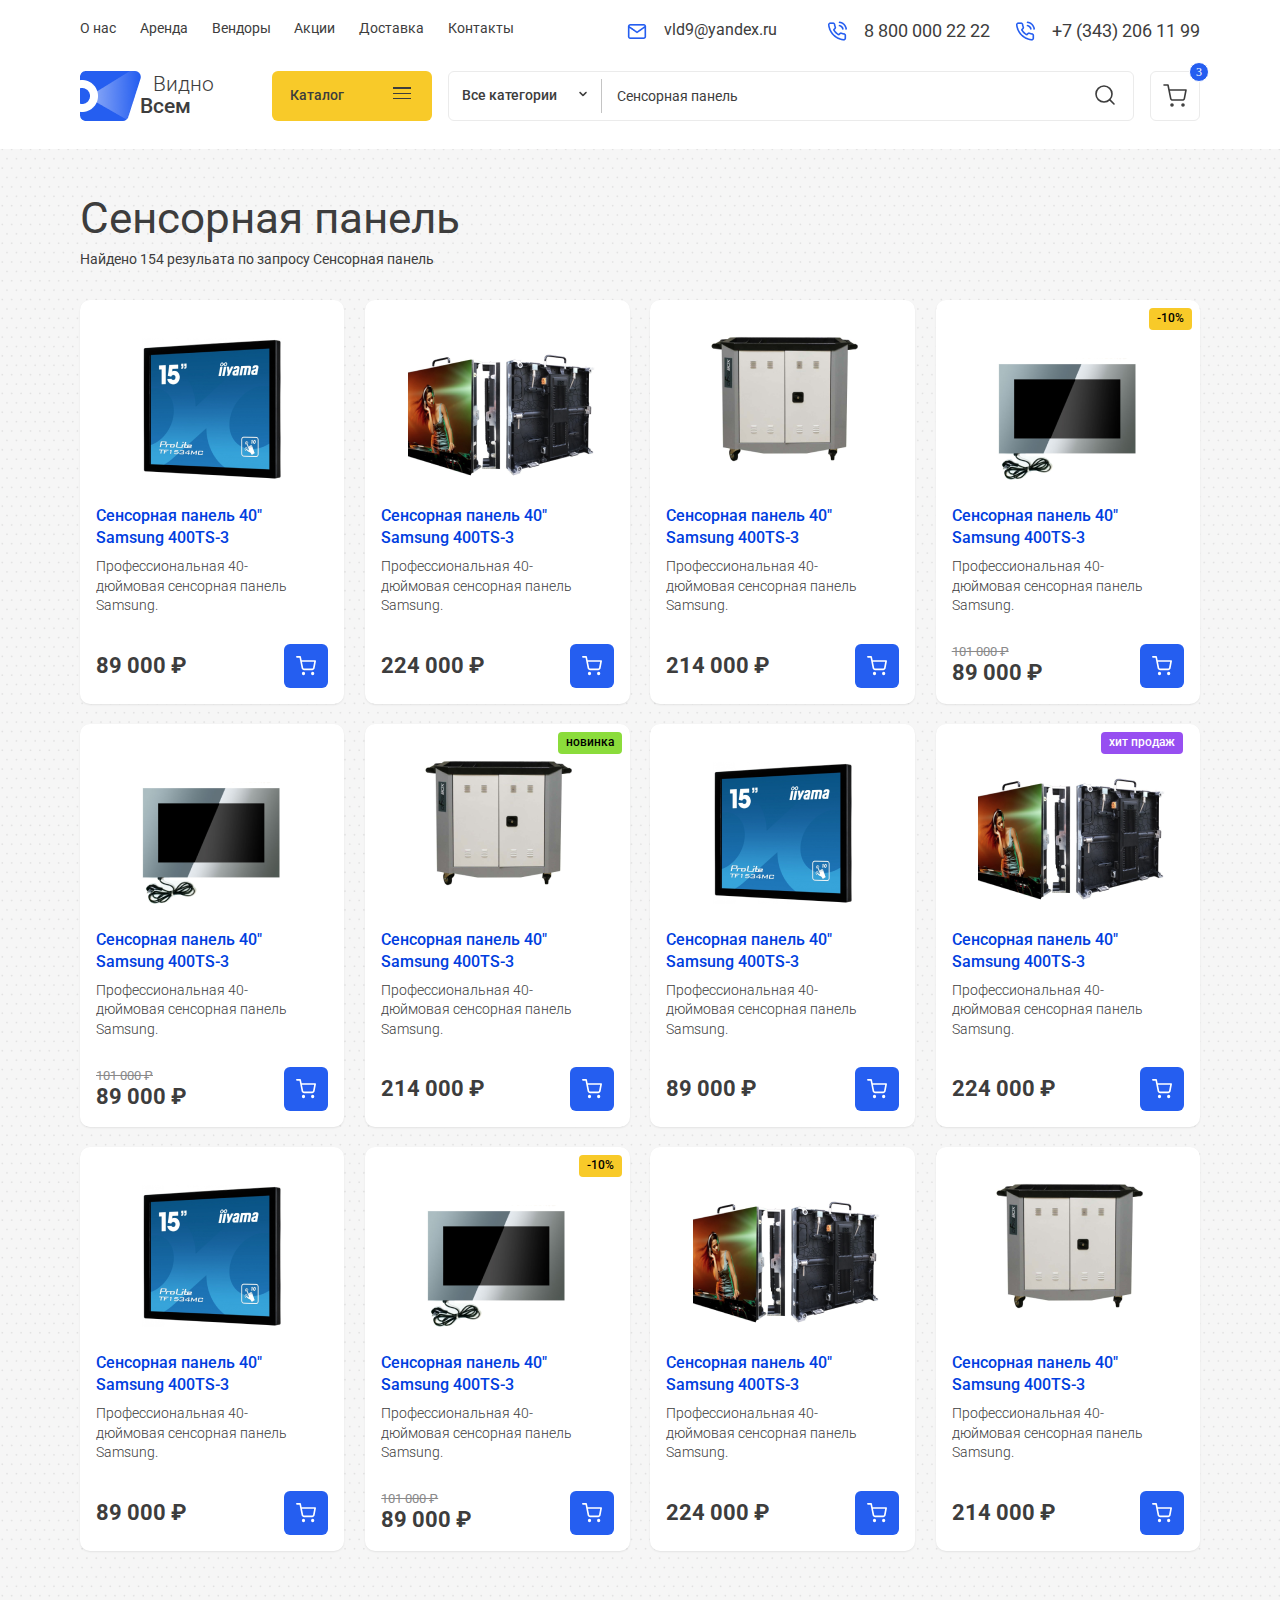
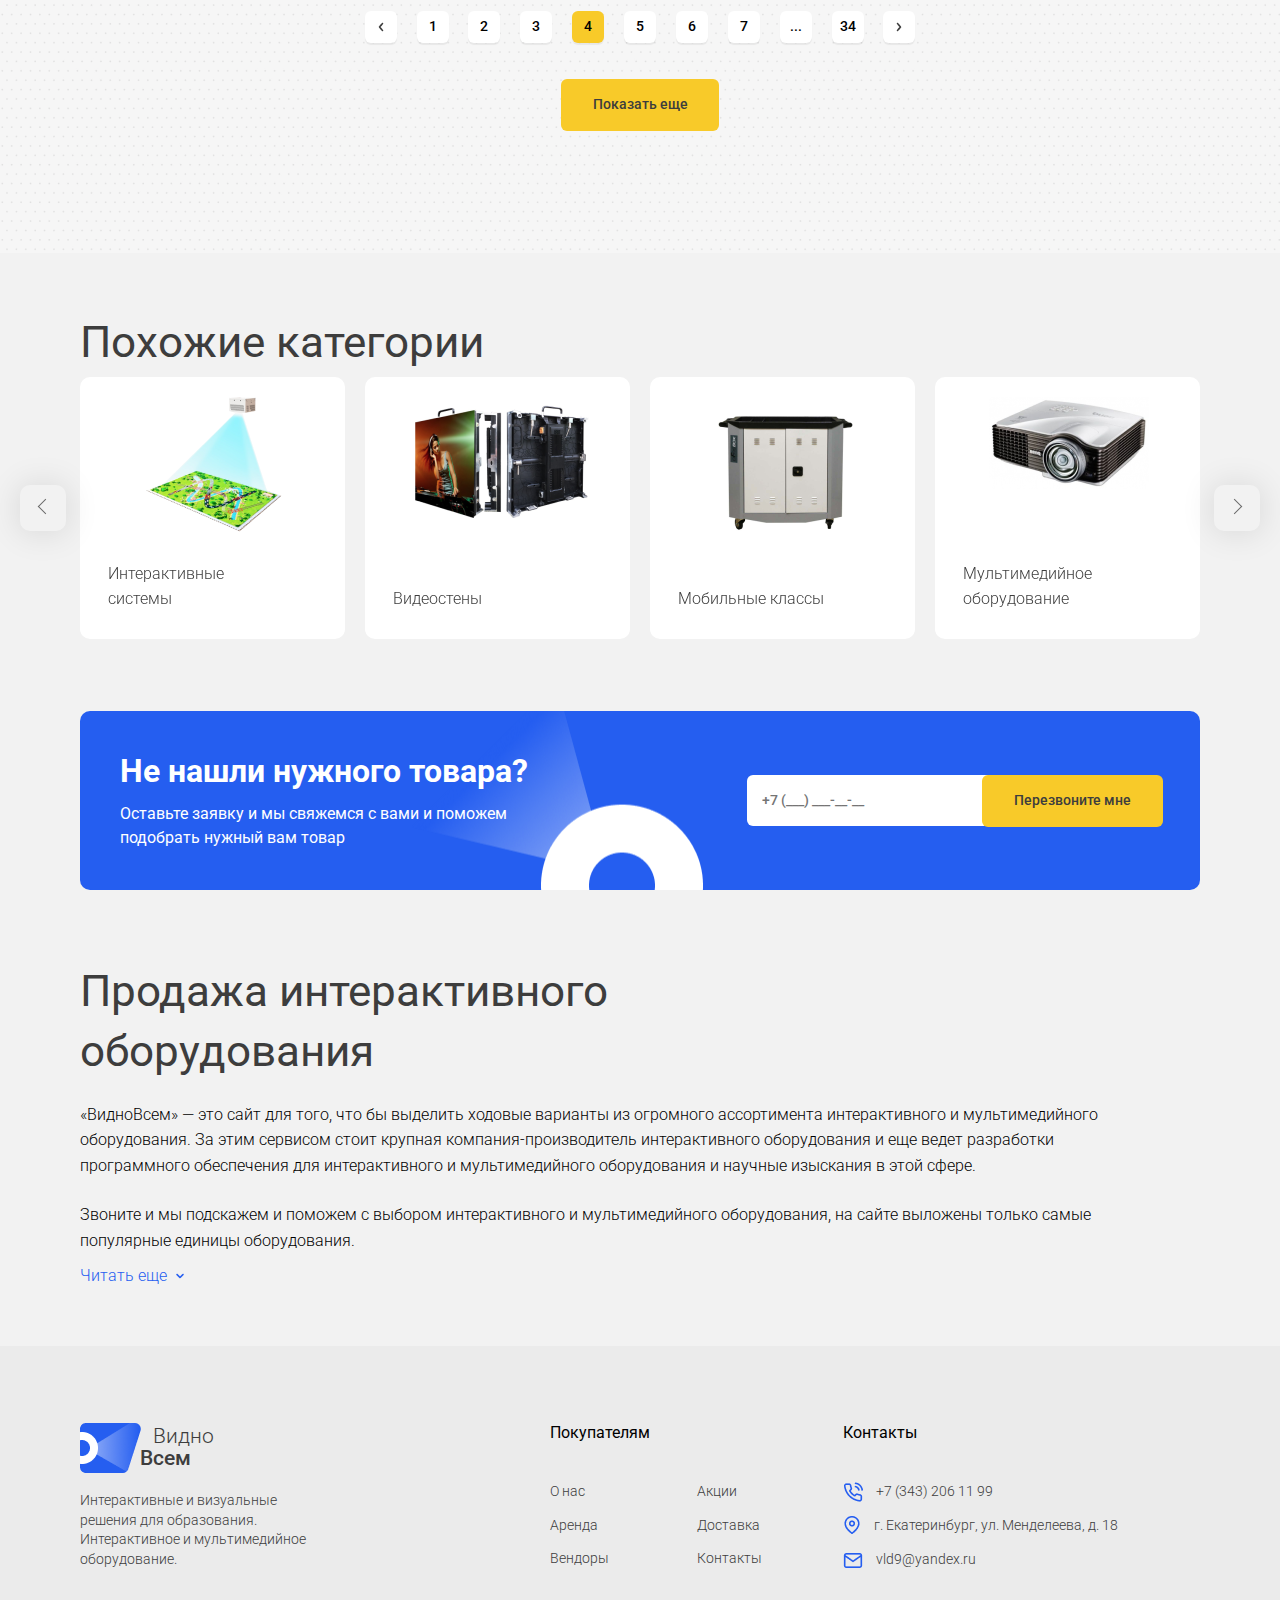
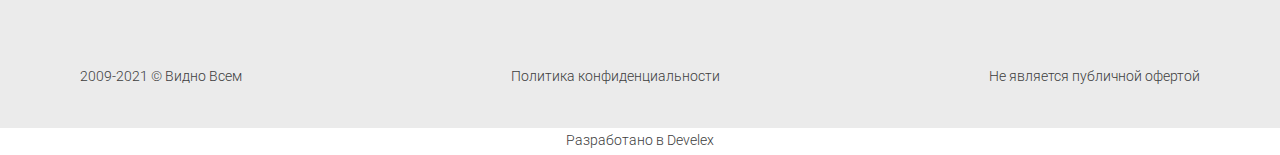
<file: search-result.html>
<!DOCTYPE html>
<html lang="en">

<head>
	<meta charset="UTF-8">
	<meta http-equiv="X-UA-Compatible" content="IE=edge">
	<meta name="viewport" content="width=device-width, initial-scale=1.0">
	<link rel="stylesheet" href="css/reset.css" />
	<link rel="stylesheet" href="slick/slick.css" />
	<link rel="stylesheet" href="slick/slick-theme.css">
	<link rel="stylesheet"
		href="https://fonts.googleapis.com/css2?family=Inter:wght@600&family=Roboto:wght@300;400;500;700&display=swap">
	<link rel="stylesheet" href="css/style.css" />
	<link rel="stylesheet" href="css/style-category.css" />
	<link rel="stylesheet" href="css/style-search.css" />
	<title>Search-result</title>
</head>

<body>

	<body>
		<svg style="display: none;">
			<symbol viewBox="0 0 24 24" id="search">
				<path
					d="M11 19C15.4183 19 19 15.4183 19 11C19 6.58172 15.4183 3 11 3C6.58172 3 3 6.58172 3 11C3 15.4183 6.58172 19 11 19Z"
					stroke="#3D3D3D" stroke-width="1.6" stroke-linecap="round" stroke-linejoin="round" />
				<path d="M21 21L16.65 16.65" stroke="#3D3D3D" stroke-width="1.6" stroke-linecap="round"
					stroke-linejoin="round" />
			</symbol>

			<symbol viewBox="0 0 24 24" id="cart">
				<path
					d="M9 22C9.55228 22 10 21.5523 10 21C10 20.4477 9.55228 20 9 20C8.44772 20 8 20.4477 8 21C8 21.5523 8.44772 22 9 22Z"
					stroke="#3D3D3D" stroke-width="1.6" stroke-linecap="round" stroke-linejoin="round" />
				<path
					d="M20 22C20.5523 22 21 21.5523 21 21C21 20.4477 20.5523 20 20 20C19.4477 20 19 20.4477 19 21C19 21.5523 19.4477 22 20 22Z"
					stroke="#3D3D3D" stroke-width="1.6" stroke-linecap="round" stroke-linejoin="round" />
				<path
					d="M1 1H5L7.68 14.39C7.77144 14.8504 8.02191 15.264 8.38755 15.5583C8.75318 15.8526 9.2107 16.009 9.68 16H19.4C19.8693 16.009 20.3268 15.8526 20.6925 15.5583C21.0581 15.264 21.3086 14.8504 21.4 14.39L23 6H6"
					stroke="#3D3D3D" stroke-width="1.6" stroke-linecap="round" stroke-linejoin="round" />
			</symbol>
			<symbol viewBox="0 0 20 20" id="cart-product">
				<path
					d="M7.49999 18.3333C7.96023 18.3333 8.33332 17.9602 8.33332 17.5C8.33332 17.0397 7.96023 16.6666 7.49999 16.6666C7.03975 16.6666 6.66666 17.0397 6.66666 17.5C6.66666 17.9602 7.03975 18.3333 7.49999 18.3333Z"
					stroke="white" stroke-width="1.6" stroke-linecap="round" stroke-linejoin="round" />
				<path
					d="M16.6667 18.3333C17.1269 18.3333 17.5 17.9602 17.5 17.5C17.5 17.0397 17.1269 16.6666 16.6667 16.6666C16.2064 16.6666 15.8333 17.0397 15.8333 17.5C15.8333 17.9602 16.2064 18.3333 16.6667 18.3333Z"
					stroke="white" stroke-width="1.6" stroke-linecap="round" stroke-linejoin="round" />
				<path
					d="M0.833344 0.833374H4.16668L6.40001 11.9917C6.47621 12.3754 6.68493 12.72 6.98963 12.9653C7.29433 13.2106 7.67559 13.3409 8.06668 13.3334H16.1667C16.5578 13.3409 16.939 13.2106 17.2437 12.9653C17.5484 12.72 17.7571 12.3754 17.8333 11.9917L19.1667 5.00004H5.00001"
					stroke="white" stroke-width="1.6" stroke-linecap="round" stroke-linejoin="round" />
			</symbol>
		</svg>

		<div class="wraper">
			<div class="header">
				<div class="container">
					<div class="header__top">
						<div class="header__top-left">
							<div class="header__menu">
								<ul class="header__nav">
									<li>
										<a href="about.html" class="link header__link">О нас</a>
									</li>
									<li>
										<a href="#" class="link header__link">Аренда</a>
									</li>
									<li>
										<a href="#" class="link header__link">Вендоры</a>
									</li>
									<li>
										<a href="#" class="link header__link">Акции</a>
									</li>
									<li>
										<a href="#" class="link header__link">Доставка</a>
									</li>
									<li>
										<a href="#" class="link header__link">Контакты</a>
									</li>
								</ul>
							</div>
						</div>
						<div class="header__top-right">
							<div class="header__contact">
								<ul class="header__connection">
									<li>
										<div class="header__envelope">
											<img src="img/main-img/mail.png" alt="#">
										</div>
										<a href="mailto:vld9@yandex.ru" class="header__email">vld9@yandex.ru</a>
									</li>
									<li>
										<div class="header__telephone-one">
											<img src="img/main-img/telephone.png" alt="#">
										</div>
										<a href="tel:8 800 000 22 22" class="header__number">8 800 000 22 22</a>
									</li>
									<li>
										<div class="header__telephone-tow">
											<img src="img/main-img/telephone.png" alt="#">
										</div>
										<a href="tel:+7 (343) 206 11 99" class="header__number">+7 (343) 206 11 99</a>
									</li>
								</ul>
							</div>
						</div>
					</div>

					<div class="header__bottom">
						<div class="header__bottom-left">
							<div class="header__logo">
								<a href=""><img src="img/main-img/logo.png" alt=""></a>
							</div>
							<div class="header__name">
								<h2 class="h2">Видно</h2>
								<h2 class="h2 header__h2">Всем</h2>
							</div>
						</div>
						<div class="header__bottom-right">
							<div class="header__catalog">
								<button class="header__catalog-btn batton btn--yellow">
									<a href="#" class="header__catalog-link link">Каталог</a>
									<div class="header__menu-burger menu-burger">
										<span></span>
									</div>
								</button>
								<div class="header__catalog-menu">
									<ul class="header__chapter">
										<li class="header__chapter-name">
											<a href="#" class="chapter__link">Видеостены</a>
											<ul class="header__product">
												<li>
													<a href="#" class="product__link">Cветодиодные экраны для помещения</a>
												</li>
												<li>
													<a href="#" class="product__link">Cветодиодные экраны для улицы</a>
												</li>
											</ul>
										</li>
										<li class="header__chapter-name">
											<a href="category.html" class="chapter__link">Интерактивные дисплеи</a>
											<ul class="header__product">
												<li>
													<a href="#" class="product__link">Интерактивные дисплеи Benq</a>
												</li>
												<li>
													<a href="#" class="product__link">Интерактивные дисплеи Prestigio Multiboard</a>
												</li>
												<li>
													<a href="#" class="product__link">Интерактивные дисплеи Samsung</a>
												</li>
												<li>
													<a href="#" class="product__link">Интерактивные дисплеи Sharp</a>
												</li>
											</ul>
										</li>
										<li class="header__chapter-name">
											<a href="#" class="chapter__link">Интерактивное оборудование</a>
											<ul class="header__product">
												<li>
													<a href="#" class="product__link">Зеркала интерактивные</a>
												</li>
												<li>
													<a href="#" class="product__link">Интерактивные доски IQBoard</a>
												</li>
												<li>
													<a href="#" class="product__link">Интерактивные доски SMART</a>
												</li>
												<li>
													<a href="#" class="product__link">Интерактивные планшеты TRIUMPH BOARD</a>
												</li>
												<li>
													<a href="#" class="product__link">Интерактивные столы Livesystems</a>
												</li>
											</ul>
										</li>
										<li class="header__chapter-name">
											<a href="#" class="chapter__link">Интерактивные системы</a>
											<ul class="header__product">
												<li>
													<a href="#" class="product__link">Интерактивное голосование</a>
												</li>
												<li>
													<a href="#" class="product__link">Система "Интерактивный пол"</a>
												</li>
												<li>
													<a href="#" class="product__link">Стабилотренажеры и стабилоплатформы</a>
												</li>
											</ul>
										</li>
										<li class="header__chapter-name">
											<a href="#" class="chapter__link">Логопедическое оборудование</a>
											<ul class="header__product">
												<li>
													<a href="#" class="product__link">Логопедические столы</a>
												</li>
											</ul>
										</li>
										<li class="header__chapter-name">
											<a href="#" class="chapter__link">Мультимедийное оборудование</a>
											<ul class="header__product">
												<li>
													<a href="#" class="product__link">Проекторы в аренду</a>
												</li>
											</ul>
										</li>
										<li class="header__chapter-name">
											<a href="#" class="chapter__link">Мобильные классы</a>
											<ul class="header__product">
												<li>
													<a href="#" class="product__link">Устройства транспортно-зарядные (тележки для
														ноутбуков)</a>
												</li>
											</ul>
										</li>
										<li class="header__chapter-name">
											<a href="#" class="chapter__link">Программное обеспечение</a>
											<ul class="header__product">
												<li>
													<a href="#" class="product__link">Для интерактивного дисплея</a>
												</li>
												<li>
													<a href="#" class="product__link">Для сенсорного стола</a>
												</li>
												<li>
													<a href="#" class="product__link">Интерактивные игры</a>
												</li>
												<li>
													<a href="#" class="product__link">Интерактивные тренажеры</a>
												</li>
												<li>
													<a href="#" class="product__link">Карты подключения услуг Zyxel</a>
												</li>
											</ul>
										</li>
										<li class="header__chapter-name">
											<a href="#" class="chapter__link">Проекционная техника</a>
											<ul class="header__product">
												<li>
													<a href="#" class="product__link">Проекторы BENQ</a>
												</li>
												<li>
													<a href="#" class="product__link">Проекторы Panasonic</a>
												</li>
											</ul>
										</li>
										<li class="header__chapter-name">
											<a href="#" class="chapter__link">Промышленное оборудование</a>
											<ul class="header__product">
												<li>
													<a href="#" class="product__link">Взрывобезопасные мониторы</a>
												</li>
												<li>
													<a href="#" class="product__link">Защищенные мониторы</a>
												</li>
											</ul>
										</li>
									</ul>
								</div>
							</div>
							<div class="header__categories">
								<form>
									<div class="header__categories-left">
										<div class="header__allcategories">
											<a href="#" class="header__allcategories-link link">Все категории</a>
											<div class="header__allcategories-btn categories-btn">
												<img src="img/main-img/categories.png" alt="">
											</div>
											<div class="header__categories-menu">
												<ul class="header__categories-list">
													<li>
														<a href="#" class="categories__link link">Программное обеспечение</a>
													</li>
													<li>
														<a href="#" class="categories__link link">Интерактивные системы</a>
													</li>
													<li>
														<a href="#" class="categories__link link">Видеостены</a>
													</li>
													<li>
														<a href="#" class="categories__link link">Интерактивные дисплеи</a>
													</li>
													<li>
														<a href="#" class="categories__link link">Логопедическое оборудование</a>
													</li>
													<li>
														<a href="#" class="categories__link link">Проекционная техника</a>
													</li>
													<li>
														<a href="#" class="categories__link link">Мультимедийное оборудование</a>
													</li>
													<li>
														<a href="#" class="categories__link link">Интерактивное оборудование</a>
													</li>
													<li>
														<a href="#" class="categories__link link">Промышленное оборудование</a>
													</li>
													<li>
														<a href="#" class="categories__link link">Мобильные классы</a>
													</li>
												</ul>
											</div>
										</div>
									</div>
									<div class="header__categories-right">
										<input class="header__search link" type="text" placeholder="Поиск" value="Сенсорная панель">
										<button class="header__search-btn" type="submit">
											<span class="icon">
												<svg>
													<use xlink:href="#search"></use>
												</svg>
											</span>
										</button>
									</div>
								</form>
							</div>
							<div class="header__basket">
								<a href="basket.html" class="header__cart cart-btn">
									<span class="icon">
										<svg>
											<use xlink:href="#cart"></use>
										</svg>
									</span>
									<span class="cart-counter">3</span>
								</a>
							</div>
						</div>

					</div>
				</div>
			</div>
			<div class="panel category fone">
				<div class="container">
					<h1 class=" panel__title h1">Сенсорная панель</h1>
					<div class="panel__top-text link">Найдено 154 резульата по запросу Сенсорная панель</div>
					<div class="panel__main category__main">
						<div class="panel__column category__column">
							<div class="panel__item category__item">
								<div class="panel__img category__img">
									<img src="img/category-img/category1.png" alt="">
								</div>
								<div class="panel__description category__description">
									<a href="" class="panel__name category__name">Сенсорная панель 40″ Samsung 400TS-3</a>
									<div class="panel__text category__text">
										Профессиональная 40-дюймовая сенсорная панель Samsung.
									</div>
								</div>
								<div class="panel__buy category__buy">
									<div class="panel__price category__price">
										89 000 ₽
									</div>
									<div class="panel__cart category__cart">
										<a href="" class="panel__cart-btn category__cart-btn">
											<span class="icon">
												<svg>
													<use xlink:href="#cart-product"></use>
												</svg>
											</span>
										</a>
									</div>
								</div>
							</div>
						</div>
						<div class="panel__column category__column">
							<div class="panel__item category__item">
								<div class="panel__img category__img">
									<img src="img/category-img/category2.png" alt="">
								</div>
								<div class="panel__description category__description">
									<a href="" class="panel__name category__name">
										Сенсорная панель 40″ Samsung 400TS-3
									</a>
									<div class="panel__text category__text">
										Профессиональная 40-дюймовая сенсорная панель Samsung.
									</div>
								</div>
								<div class="category__buy">
									<div class="category__price">
										224 000 ₽
									</div>
									<div class="category__cart">
										<a href="" class="category__cart-btn">
											<span class="icon">
												<svg>
													<use xlink:href="#cart-product"></use>
												</svg>
											</span>
										</a>
									</div>
								</div>
							</div>
						</div>
						<div class="category__column">
							<div class="category__item">
								<div class="category__img">
									<img src="img/category-img/category3.png" alt="">
								</div>
								<div class="category__description">
									<a href="" class="category__name">
										Сенсорная панель 40″ Samsung 400TS-3
									</a>
									<div class="category__text">
										Профессиональная 40-дюймовая сенсорная панель Samsung.
									</div>
								</div>
								<div class="category__buy">
									<div class="category__price">
										214 000 ₽
									</div>
									<div class="category__cart">
										<a href="" class="category__cart-btn">
											<span class="icon">
												<svg>
													<use xlink:href="#cart-product"></use>
												</svg>
											</span>
										</a>
									</div>
								</div>
							</div>
						</div>
						<div class="category__column">
							<div class="category__item">
								<span class="category__item-span category-discount">-10%</span>
								<div class="category__img">
									<img src="img/category-img/category4.png" alt="">
								</div>
								<div class="category__description">
									<a href="" class="category__name">
										Сенсорная панель 40″ Samsung 400TS-3
									</a>
									<div class="category__text">
										Профессиональная 40-дюймовая сенсорная панель Samsung.
									</div>
								</div>
								<div class="category__buy">
									<div class="category__price">
										<span>101 000 ₽</span>
										<div>89 000 ₽</div>
									</div>
									<div class="category__cart">
										<a href="" class="category__cart-btn">
											<span class="icon">
												<svg>
													<use xlink:href="#cart-product"></use>
												</svg>
											</span>
										</a>
									</div>
								</div>
							</div>
						</div>
						<div class="category__column">
							<div class="category__item">
								<div class="category__img">
									<img src="img/category-img/category4.png" alt="">
								</div>
								<div class="category__description">
									<a href="" class="category__name">
										Сенсорная панель 40″ Samsung 400TS-3
									</a>
									<div class="category__text">
										Профессиональная 40-дюймовая сенсорная панель Samsung.
									</div>
								</div>
								<div class="category__buy">
									<div class="category__price">
										<span>101 000 ₽</span>
										<div>89 000 ₽</div>
									</div>
									<div class="category__cart">
										<a href="" class="category__cart-btn">
											<span class="icon">
												<svg>
													<use xlink:href="#cart-product"></use>
												</svg>
											</span>
										</a>
									</div>
								</div>
							</div>
						</div>
						<div class="category__column">
							<div class="category__item">
								<span class="category__item-span category-new">новинка</span>
								<div class="category__img">
									<img src="img/category-img/category3.png" alt="">
								</div>
								<div class="category__description">
									<a href="" class="category__name">
										Сенсорная панель 40″ Samsung 400TS-3
									</a>
									<div class="category__text">
										Профессиональная 40-дюймовая сенсорная панель Samsung.
									</div>
								</div>
								<div class="category__buy">
									<div class="category__price">
										214 000 ₽
									</div>
									<div class="category__cart">
										<a href="" class="category__cart-btn">
											<span class="icon">
												<svg>
													<use xlink:href="#cart-product"></use>
												</svg>
											</span>
										</a>
									</div>
								</div>
							</div>
						</div>
						<div class="category__column">
							<div class="category__item">
								<div class="category__img">
									<img src="img/category-img/category1.png" alt="">
								</div>
								<div class="category__description">
									<a href="" class="category__name">
										Сенсорная панель 40″ Samsung 400TS-3
									</a>
									<div class="category__text">
										Профессиональная 40-дюймовая сенсорная панель Samsung.
									</div>
								</div>
								<div class="category__buy">
									<div class="category__price">
										89 000 ₽
									</div>
									<div class="category__cart">
										<a href="" class="category__cart-btn">
											<span class="icon">
												<svg>
													<use xlink:href="#cart-product"></use>
												</svg>
											</span>
										</a>
									</div>
								</div>
							</div>
						</div>
						<div class="category__column">
							<div class="category__item">
								<span class="category__item-span category-hit">хит продаж</span>
								<div class="category__img">
									<img src="img/category-img/category2.png" alt="">
								</div>
								<div class="category__description">
									<a href="" class="category__name">
										Сенсорная панель 40″ Samsung 400TS-3
									</a>
									<div class="category__text">
										Профессиональная 40-дюймовая сенсорная панель Samsung.
									</div>
								</div>
								<div class="category__buy">
									<div class="category__price">
										224 000 ₽
									</div>
									<div class="category__cart">
										<a href="" class="category__cart-btn">
											<span class="icon">
												<svg>
													<use xlink:href="#cart-product"></use>
												</svg>
											</span>
										</a>
									</div>
								</div>
							</div>
						</div>
						<div class="category__column">
							<div class="category__item">
								<div class="category__img">
									<img src="img/category-img/category1.png" alt="">
								</div>
								<div class="category__description">
									<a href="" class="category__name">
										Сенсорная панель 40″ Samsung 400TS-3
									</a>
									<div class="category__text">
										Профессиональная 40-дюймовая сенсорная панель Samsung.
									</div>
								</div>
								<div class="category__buy">
									<div class="category__price">
										89 000 ₽
									</div>
									<div class="category__cart">
										<a href="" class="category__cart-btn">
											<span class="icon">
												<svg>
													<use xlink:href="#cart-product"></use>
												</svg>
											</span>
										</a>
									</div>
								</div>
							</div>
						</div>
						<div class="category__column">
							<div class="category__item">
								<span class="category__item-span category-discount">-10%</span>
								<div class="category__img">
									<img src="img/category-img/category4.png" alt="">
								</div>
								<div class="category__description">
									<a href="" class="category__name">
										Сенсорная панель 40″ Samsung 400TS-3
									</a>
									<div class="category__text">
										Профессиональная 40-дюймовая сенсорная панель Samsung.
									</div>
								</div>
								<div class="category__buy">
									<div class="category__price">
										<span>101 000 ₽</span>
										<div>89 000 ₽</div>
									</div>
									<div class="category__cart">
										<a href="" class="category__cart-btn">
											<span class="icon">
												<svg>
													<use xlink:href="#cart-product"></use>
												</svg>
											</span>
										</a>
									</div>
								</div>
							</div>
						</div>
						<div class="category__column">
							<div class="category__item">
								<div class="category__img">
									<img src="img/category-img/category2.png" alt="">
								</div>
								<div class="category__description">
									<a href="" class="category__name">
										Сенсорная панель 40″ Samsung 400TS-3
									</a>
									<div class="category__text">
										Профессиональная 40-дюймовая сенсорная панель Samsung.
									</div>
								</div>
								<div class="category__buy">
									<div class="category__price">
										224 000 ₽
									</div>
									<div class="category__cart">
										<a href="" class="category__cart-btn">
											<span class="icon">
												<svg>
													<use xlink:href="#cart-product"></use>
												</svg>
											</span>
										</a>
									</div>
								</div>
							</div>
						</div>
						<div class="category__column">
							<div class="category__item">
								<div class="category__img">
									<img src="img/category-img/category3.png" alt="">
								</div>
								<div class="category__description">
									<a href="" class="category__name">
										Сенсорная панель 40″ Samsung 400TS-3
									</a>
									<div class="category__text">
										Профессиональная 40-дюймовая сенсорная панель Samsung.
									</div>
								</div>
								<div class="category__buy">
									<div class="category__price">
										214 000 ₽
									</div>
									<div class="category__cart">
										<a href="" class="category__cart-btn">
											<span class="icon">
												<svg>
													<use xlink:href="#cart-product"></use>
												</svg>
											</span>
										</a>
									</div>
								</div>
							</div>
						</div>
					</div>
					<div class="category__pagination">
						<a href="#" class="pagination-btn link">
							<img src="img/category-img/Vector.png" alt="" class="previous">
						</a>
						<a href="#" class="pagination-btn link">1</a>
						<a href="#" class="pagination-btn link">2</a>
						<a href="#" class="pagination-btn link">3</a>
						<a href="#" class="pagination-btn link active-page">4</a>
						<a href="#" class="pagination-btn link">5</a>
						<a href="#" class="pagination-btn link">6</a>
						<a href="#" class="pagination-btn link">7</a>
						<a href="#" class="pagination-btn link">...</a>
						<a href="#" class="pagination-btn link">34</a>
						<a href="#" class="pagination-btn link">
							<img src="img/category-img/Vector.png" alt="" class="next">
						</a>
					</div>
					<div class="category__button">
						<a href="" class="category__button-link batton btn--yellow">Показать еще</a>
					</div>
				</div>
			</div>
			<div class="section-grey">
				<div class="analogue">
					<div class="container">
						<div class="analogue__top">
							<h1 class="analogue__title h1">Похожие категории</h1>
						</div>
						<div class="analogue__slider">
							<div class="analogue__slider-column">
								<div class="analogue__slider-item">
									<div class="analogue__slider-category">
										<a href="" class="analogue__slider-link text">Интерактивные <br> системы</a>
									</div>
									<div class="analogue__slider-img">
										<img src="img/main-img/image4.png" alt="">
									</div>
								</div>
							</div>
							<div class="analogue__slider-column">
								<div class="analogue__slider-item">
									<div class="analogue__slider-category">
										<a href="" class="analogue__slider-link text">Видеостены</a>
									</div>
									<div class="analogue__slider-img">
										<img src="img/main-img/image5.png" alt="">
									</div>
								</div>
							</div>
							<div class="analogue__slider-column">
								<div class="analogue__slider-item">
									<div class="analogue__slider-category">
										<a href="" class="analogue__slider-link text">Мобильные классы</a>
									</div>
									<div class="analogue__slider-img">
										<img src="img/main-img/image6.png" alt="">
									</div>
								</div>
							</div>
							<div class="analogue__slider-column">
								<div class="analogue__slider-item">
									<div class="analogue__slider-category">
										<a href="" class="analogue__slider-link text">Мультимедийное оборудование</a>
									</div>
									<div class="analogue__slider-img">
										<img src="img/main-img/image7.png" alt="">
									</div>
								</div>
							</div>
							<div class="analogue__slider-column">
								<div class="analogue__slider-item">
									<div class="analogue__slider-category">
										<a href="" class="analogue__slider-link text">Интерактивные <br> системы</a>
									</div>
									<div class="analogue__slider-img">
										<img src="img/main-img/image4.png" alt="">
									</div>
								</div>
							</div>
							<div class="analogue__slider-column">
								<div class="analogue__slider-item">
									<div class="analogue__slider-category">
										<a href="" class="analogue__slider-link text">Видеостены</a>
									</div>
									<div class="analogue__slider-img">
										<img src="img/main-img/image5.png" alt="">
									</div>
								</div>
							</div>
							<div class="analogue__slider-column">
								<div class="analogue__slider-item">
									<div class="analogue__slider-category">
										<a href="" class="analogue__slider-link text">Мобильные классы</a>
									</div>
									<div class="analogue__slider-img">
										<img src="img/main-img/image6.png" alt="">
									</div>
								</div>
							</div>
							<div class="analogue__slider-column">
								<div class="analogue__slider-item">
									<div class="analogue__slider-category">
										<a href="" class="analogue__slider-link text">Мультимедийное оборудование</a>
									</div>
									<div class="analogue__slider-img">
										<img src="img/main-img/image7.png" alt="">
									</div>
								</div>
							</div>
						</div>
					</div>
				</div>
				<div class="callback">
					<div class="container">
						<div class="callback__wraper">
							<div class="callback__left">
								<div class="callback__title form-title">
									Не нашли нужного товара?
								</div>
								<p class="callback__text text">
									Оставьте заявку и мы свяжемся с вами и поможем подобрать нужный вам товар
								</p>
							</div>
							<div class="callback__right">
								<form action="" method="post">
									<div class="callback__row">
										<div class="callback__number">
											<input type="text" class="input callback__phone" name="phone" id="phone"
												placeholder="+7 (___) ___-__-__" required="required">
										</div>
										<div class="callback__button open-popup-two">
											<input type="submit" value="Перезвоните мне" class="callback__btn batton btn--yellow">
										</div>
									</div>
								</form>
							</div>
						</div>
					</div>
				</div>
				<div class="interactive">
					<div class="container">
						<h1 class="interactive__title h1">
							Продажа интерактивного оборудования
						</h1>
						<div class="interactive__text text">
							<p>
								«ВидноВсем» — это сайт для того, что бы выделить ходовые варианты из огромного ассортимента
								интерактивного и мультимедийного оборудования. За этим сервисом стоит крупная
								компания-производитель
								интерактивного оборудования и еще ведет разработки программного обеспечения для интерактивного и
								мультимедийного оборудования и научные изыскания в этой сфере.
							</p>
							<p>
								Звоните и мы подскажем и поможем с выбором интерактивного и мультимедийного оборудования, на
								сайте
								выложены только самые популярные единицы оборудования.
							</p>
						</div>
						<div class="interactive__read text">
							<a href="">Читать еще</a>
							<a href="" class="interactive__arrow"><img src="img/main-img/arrow.png" alt=""></a>
						</div>
					</div>
				</div>
			</div>
			<div class="footer">
				<div class="container">
					<div class="footer__top">
						<div class="footer__left">
							<div class="footer__logo">
								<div class="footer__logo-img">
									<a href=""><img src="img/main-img/logo.png" alt=""></a>
								</div>
								<div class="footer__name">
									<h2 class="h2">Видно</h2>
									<h2 class="h2 footer__h2">Всем</h2>
								</div>
							</div>
							<div class="footer__text footer-content">
								Интерактивные и визуальные <br> решения для образования.<br>
								Интерактивное и мультимедийное <br> оборудование.
							</div>
						</div>
						<div class="footer__right">
							<div class="footer__item">
								<div class="footer__title">
									Покупателям
								</div>
								<div class="footer__menu">
									<ul class="footer__nav">
										<li>
											<a href="#" class="footer__link footer-content">О нас</a>
										</li>
										<li>
											<a href="#" class="footer__link footer-content">Акции</a>
										</li>
										<li>
											<a href="#" class="footer__link footer-content">Аренда</a>
										</li>
										<li>
											<a href="#" class="footer__link footer-content">Доставка</a>
										</li>
										<li>
											<a href="#" class="footer__link footer-content">Вендоры</a>
										</li>
										<li>
											<a href="#" class="footer__link footer-content">Контакты</a>
										</li>
									</ul>
								</div>
							</div>
							<div class="footer__item">
								<div class="footer__title">
									Контакты
								</div>
								<div class="footer__connection">
									<ul class="footer__connection-nav">
										<li>
											<div class="footer__telephone">
												<img src="img/main-img/telephone.png" alt="#">
											</div>
											<a href="tel:+7 (343) 206 11 99" class="footer__number footer-content">+7 (343) 206 11
												99</a>
										</li>
										<li>
											<div class="footer__label">
												<img src="img/main-img/label.png" alt="#">
											</div>
											<a href="" class="footer__address footer-content">г. Екатеринбург, ул. Менделеева, д.
												18</a>
										</li>
										<li>
											<div class="footer__envelope">
												<img src="img/main-img/mail.png" alt="#">
											</div>
											<a href="mailto:vld9@yandex.ru" class="footer__email footer-content">vld9@yandex.ru</a>
										</li>
									</ul>
								</div>
							</div>
						</div>
					</div>
					<div class="footer__bottom">
						<ul>
							<li class="footer-content">
								2009-2021 © Видно Всем
							</li>
							<li>
								<a href="" class="footer-content">Политика конфиденциальности</a>
							</li>
							<li class="footer-content">
								Не является публичной офертой
							</li>
						</ul>
					</div>
				</div>
			</div>
			<div class="developed">
				<div class="container">
					<div class="developed__text footer-content">
						Разработано в Develex
					</div>
				</div>
			</div>
		</div>
		<div class="popup-two">
			<div class="popup-two__application popup__application">
				<div class="popup-two__container">
					<div class="popup__close">
					</div>
					<div class="popup-tow__title form-title">
						Cпасибо
					</div>
					<div class="popup-two__text text">
						ваша заявка успешно отправлена, наш специалист свяжется с вами в ближайшее время
					</div>
				</div>
			</div>
		</div>
		<script src="https://code.jquery.com/jquery-3.5.1.min.js"></script>
		<script src="slick/slick.min.js"></script>
		<script src="script.js"></script>
	</body>

</body>

</html>
</file>
<file: css/style.css>
body{
	font-family: 'Roboto', 'Inter' sans-serif;
}

.link {
	font-family: Roboto;
	font-size: 1.4rem;
	line-height: 1.14;
	color: #3D3D3D;
}

.h1 {
	font-family: Roboto;
	font-size: 4.4rem;
	line-height: 1.36;
	color: #3D3D3D;
}

.h2 {
	font-family: Roboto;
	font-size: 2.1rem;
	font-weight: 300;
	line-height: 1.04;
	color: #3D3D3D;
}

.text {
	font-family: Roboto;
	font-size: 1.6rem;
	font-weight: 300;
	line-height: 1.6;
}

.crumbs-list {
	display: flex;
}

.crumbs-list li+li::before {
	padding-right: 1.23em;
	color: #255EF0;
	content: "\2022";
	font-size: 1.3rem;
}

.crumbs-link {
	padding-right: 1.14em;
}

.form-title {
	font-family: Roboto;
	font-size: 3.2rem;
	font-weight: 700;
	line-height: 1.3;
	color: #fff;
}

.input {
	font-family: Roboto;
	font-size: 1.4rem;
	font-weight: 500;
	line-height: 1.1;
	width: 100%;
	border-radius: 6px;
	padding: 1.28em 1.1em;
}

.header {
	width: 100%;
}

.container {
	max-width: 1160px;
	margin: 0 auto;
	padding: 0 20px;
}

.header__top {
	display: flex;
	justify-content: space-between;
	padding-top: 2.1em;
	padding-bottom: 2.9em;
}

.header__nav {
	display: flex;
}

.header__link {
	padding-right: 1.7em;
}

.header__connection {
	display: flex;
}

.header__connection li {
	display: flex;
}

.header__telephone-one {
	padding-left: 4.97em;
}

.header__telephone-tow {
	padding-left: 2.57em;
}

.header__email {
	font-family: Roboto;
	font-size: 1.6rem;
	line-height: 1.18;
	color: #3D3D3D;
	padding-left: 1.1em;
}

.header__number {
	font-family: Roboto;
	font-size: 1.8rem;
	line-height: 1.16em;
	color: #3D3D3D;
	padding-left: 0.93em;
}

.header__bottom {
	display: flex;
	justify-content: space-between;
	position: relative;
	padding-bottom: 2.8em;
}

.header__bottom-left {
	display: flex;
	align-items: center;
}

.header__logo img{
	max-width: 100%;
}

.header__name {
	display: flex;
	flex-direction: column;
	padding-left: 1em;
}

.header__h2 {
	margin-left: -0.6em;
	font-weight: 500;
}

.header__bottom-right {
	display: flex;
	justify-content: space-between;
}

.header__catalog-btn {
	display: flex;
	justify-content: space-between;
	height: 50px;
	width: 160px;
	align-items: center;
	padding: 0 1.5em 0 1.28em ;
}

.batton {
	font-family: Roboto;
	font-size: 1.4rem;
	line-height: 1.14;
	color: #3D3D3D;
	font-weight: 500;
	border-radius: 6px;
}

.btn--yellow {
	background-color: #F8CA29;
}

.btn--yellow:hover {
	background-color: #FFD748;
}

.header__catalog-link:visited {
	color: #3D3D3D;
}

.menu-burger {
	position: relative; 
	width: 18px; 
	height: 18px;
	display: block;
}

.menu-burger span,
.menu-burger:after, 
.menu-burger:before {
	 height: 1.6px;
	 width: 100%;
	 position: absolute;
	 background: #3D3D3D;
	 margin: 0 auto;
	 left: 0;
	 right: 0;
 }

.menu-burger:after, 
.menu-burger:before {
		content: '';
}

.menu-burger::before {
	bottom:0.42em;
}

.menu-burger:after {
	top: 0.42em;
}

.header__menu-burger.menu-burger.open-menu span {
	opacity:0; 
	transition: 0.5s; 
}

.header__menu-burger.menu-burger.open-menu:before {
	transform: rotate(45deg);
	top: 0.4em;
	transition: 0.4s;
}

.header__menu-burger.menu-burger.open-menu:after {
	transform: rotate(-45deg);
	bottom: 2.9em;
	transition: 0.4s;
}

.header__catalog-menu {
	display: none;
}

.header__catalog-menu.open-menu {
	position: absolute;
	display: block;
	background-color: #fff;
	border-radius: 10px;
	left: 0;
	top: calc(100%-1.2rem);
	z-index: 1;
}

.header__chapter {
	height: 544px;
	width: 1120px;
	padding-left: 4em;
	padding-top: 4em;
	display: flex;
	flex-direction: column;
	flex-wrap: wrap;
}

.header__chapter-name {
	margin-bottom: 4.4em;
}

.chapter__link {
	font-family: Roboto;
	font-size: 1.6rem;
	line-height: 1.6;
	color: #3D3D3D;
	padding-bottom: 0.5em;
}

.product__link {
	font-family: Roboto;
	font-size: 1.4rem;
	font-weight: 300;
	line-height: 1.57;
	padding-bottom: 0.28em;
	color: #3D3D3D;
}

.header__categories {
	display: flex;
	align-items: center;
	justify-content: space-between;
	height: 50px;
	width: 686px;
	border-radius: 6px;
	border: 1px solid #EBEBEB;
	margin: 0 1.6em;
	position: relative;
}

.header__categories form {
	display: flex;
	width: 100%;
}

.header__categories-left {
	min-width: 22.2%;
}

.header__allcategories {
	display: flex;
	justify-content: space-between;
	align-items: center;
	padding: 0 1.4em 0 1.28em;
}

.header__allcategories-link {
	font-weight: 500;
}

.header__allcategories-btn {
	padding-top: 0.1em;
}

.categories-btn.open__categories {
	transform: rotate(180deg);
}


.header__categories-menu {
	display: none;
}

.header__categories-menu.open__categories {
	display: block;
	position: absolute;
	left: 0;
	top: 5.8rem;
	border: 1px solid #EBEBEB;
	border-radius: 6px;
	background-color: #FFFFFF;
	height: 403px;
	width: 686px;
	z-index: 1;
}

.header__categories-list {
	
	padding: 1.8em;
}

.header__categories-list li {
	padding-bottom: 2.3em;
}

.categories__link {
	font-weight: 500;
}

.header__categories-right {
	position: relative;
	width: 87.2%; 
	padding: 0 1.6em;
	height: 100%;
	flex-grow: 1;
}

.header__categories-right::before {
	content: " ";
	position: absolute;
	width: 1px;
	height: 34px;
	background-color: #C4C4C4;
	left: 0;
	top: 50%;
   transform: translateY(-50%);
}

.header__search {
	width: 100%;
	height: 100%;
	opacity: 30%;
	color: #3D3D3D;
	opacity: 1;
}

.header__search-btn {
	position: absolute;
	right: 0;
	top: -6px;
	background-color: #fff;
	padding: 0.08em 1.2em;
	color: #3D3D3D;
}

.header__search-btn:hover {
	color: #255EF0;
}

.header__search-btn .icon {
	width: 24px;
	height: 24px;
}

.icon{
	display: inline-block;
	fill: none;
}

.icon svg {
	width: 100%;
	height: 100%;
}

.header__cart {
	display: flex;
	align-items: center;
	justify-content: center;
	border: 1px solid #EBEBEB;
	border-radius: 6px;
	width: 50px;
	height: 50px;
	position: relative;
}

.header__cart .icon {
	width: 24px;
	height: 24px;
}

.cart-counter {
	position: absolute;
    top: 0;
    right: 0;
    transform: translate(50%, -50%);
    width: 20px;
    height: 20px;
    background-color: #255EF0;
    color: #fff;
    font-size: 1.2rem;
    border-radius: 50%;
    display: flex;
    align-items: center;
    justify-content: center;
    font-weight: 500;
    border: 1px solid #fff;
}


/* product */

.product {
	margin-bottom: 6em;
}

.fone {
	background: url(../img/main-img/fone.png);
}

.product__top {
	display: flex;
	justify-content: space-between;
	padding-top: 5.6em;
	padding-bottom: 4.1em;
}

.product__top-left {
	width: 48.8%;
}

.product__title {
	padding-bottom: 0.45em;
}

.product__top-right {
	height: 209px;
	width: 352px;
	border-radius: 10px;
	background-color: #255EF0;
	background-image: url(../img/main-img/product-img.png);
	background-repeat: no-repeat;
	background-position: 100% 100%;
}

.product__consultation {
	display: flex;
	flex-direction: column;
	padding: 2.4em 5.2em 2.4em 2.4em;
}

.product__range {
	font-family: Roboto;
	font-size: 1.8rem;
	line-height: 1.44;
	letter-spacing: 0.01em;
	margin-bottom: 2.6em;
	color: #fff;
}

.product__consultation-link {
	padding: 1.4em 1.7em 1.4em 1.7em;
	font-weight: 500;
}

.product__main {
	display: flex;
	justify-content: space-between;
	flex-wrap: wrap;
	padding-bottom: 5.5em;
}

.product__column {
	flex: 0 1 32%;
	margin-bottom: 2em;
}

.product__column-four {
	flex: 0 1 23.6%;
}

.product__item {
	display: flex;
	justify-content: space-between;
	align-items: center;
	border-radius: 10px;
	background-color: #fff;
	padding-left: 2.8em;
	padding-right: 2.6em;
	height: 180px;
}

.product__item-four {
	flex-direction: column-reverse;
	height: 262px;
	padding-top: 2em;
	padding-bottom: 2.7em;
}

.product__equipment {
	padding-right: 0.5em;
	color: #3D3D3D;
}

.product__equipment-four {
	align-self: start;
	
}

.product__img {
	align-items: center;
}

/* multimedia */

.multimedia__title {
	width: 60.6%;
	margin-bottom: 0.45em;
}

.multimedia__text {
	width: 79%;
	margin-bottom: 2.4em;
}

.multimedia__slider {
	margin: 0 -1.6em;
}

.multimedia__slider-column {
	padding: 0 1.6em;
}

.multimedia__slider-item {
	display: flex;
	justify-content: space-between;
	height: 346px;
	border-radius: 10px;
	background-color: #255EF0;
}

.multimedia__slider-left {
	display: flex;
	flex-direction: column;
	justify-content: space-between;
	margin: 3.2em 3.7em 4.4em 2.6em;
	width: 34%;
}

.multimedia__slider-top {
	font-family: Roboto;
	font-size: 1.8rem;
	font-weight: 300;
	line-height: 1.4;
	color: #FFFFFF;
}

.multimedia__slider-bottom {
}

.multimedia__price {
	font-family: Inter;
	font-size: 2.6rem;
	font-weight: 600;
	line-height: 1.2;
	color: #FFFFFF;
	padding-bottom: 1.3em;
}

.multimedia__button {
}

.multimedia__more {
	padding: 1.2em 1.7em;
}

.multimedia__slider-right {
	width: 65%;
}

.multimedia__item {
	background-color: #FFFFFF;
	border: 10px solid #255EF0;
	border-radius: 18px;
	height: 100%;
}

.multimedia__img img {
	display: block;
	margin: 0 auto;
}

.slick-dots li.slick-active button::before{
	border-radius: 16px;
	border: 4px solid #255EF0;
	color: transparent;
	width: 14px;
	height: 14px;
	top: 27px;
}

.slick-dots li {
	margin-left: 0.9em;
	margin-right: 0.9em;
}

.slick-dots li button:before {
	top: 24px;
	color: #C4C4C4;
}


.slick-arrow{
	position: absolute;
	top: 50%;
	right: 30%;
	height: 46px;
	width: 46px;
	border-radius: 10px;
	box-shadow: 0px 1px 34px 0px #0000001F;
	cursor: pointer;
}

.slick-arrow:hover,
.slick-arrow:active,
.slick-arrow:focus {
	border: 1px solid #255EF0;
	
}

.slick-arrow::before {
	content: '';
	position: absolute;
	border: solid #3D3D3D;
   border-width: 0 1.6px 1.6px 0;
   display: inline-block;
   padding: 0.3em 0.2em 0.2em 0.3em; 
}

.slick-prev{
	position: absolute;
	left: -50px;
	z-index: 2;
}

.slick-prev::before {
	position: absolute;
	left: 20px;
	top: 16px;
	transform: rotate(135deg);
}

.slick-next{
	position: absolute;
	right: -50px;
	z-index: 2;
}

.slick-next::before {
	position: absolute;
	right: 20px;
	top: 16px;
	transform: rotate(-45deg);
}


/* interactive */

.interactive {
	margin-bottom: 5.7em;
}

.interactive__title {
	width: 57.7%;
	margin-bottom: 0.45em;
	margin-top: 2em;
}

.interactive__text {
	width: 92%;
	margin-bottom: 0.6em;
}

.interactive__text p:first-child {
	padding-bottom: 1.5em;
}

.interactive__read {
	display: flex;
	align-items: center;
}

.interactive__read a {
	color: #255EF0;
}

.interactive__read a:hover {
	text-decoration: underline;
}

.interactive__read a:active {
	color: #255EF0;
}

.interactive__arrow {
	padding-left: 0.56em;
	align-self: center;
}

.interactive__arrow img {
	display: block;
	margin: 0 auto;
}

/* footer */

.footer-content {
	font-family: Roboto;
	font-size: 1.4rem;
	font-weight: 300;
	line-height: 1.4em;
	color: #3D3D3D;
}

.footer {
	background-color:#EBEBEB;
	padding-top: 7.7em;
	padding-bottom: 2.4em;
	height: 382px;
}

.footer__top {
	display: flex;
	justify-content: space-between;
	margin-bottom: 8.2em;
}

.footer__left {
	width: 22%;
}

.footer__logo {
	display: flex;
	align-items: center;
}

.footer__logo-img {
	max-width: 100%;
}

.footer__name {
	display: flex;
	flex-direction: column;
	padding-left: 1em;
}

.footer__h2 {
	margin-left: -0.6em;
	font-weight: 500;
}

.footer__text {
	margin-top: 1.3em;
}

.footer__right {
	width: 58%;
	display: flex;
}

.footer__item {
	width: 45%;
}

.footer__title {
	font-family: Roboto;
	font-size: 1.6rem;
	line-height: 1.2;
	margin-bottom: 2.5em;
}

.footer__nav {
	display: flex;
	flex-wrap: wrap;
}

.footer__nav li {
	width: 50%;
	margin-bottom: 1.4em;
}

.footer__connection-nav li {
	display: flex;
	margin-bottom: 1.4em;
}

.footer__connection-nav img {
	padding-right: 1.3em;
}

.footer__bottom ul{
	display: flex;
	justify-content: space-between;
}

.developed__text {
	padding: 0.2em 0 0.35em 0;
	text-align: center;
}

/* popup */

.popup {
	position: fixed;
	top: 0;
	left: 0;
	width: 100%;
	height: 100%;
	background: rgba(0,0,0,0.8);
	display: none;
}

.popup__application {
	position: absolute;
	background: #255EF0;
	width: 404px;
	height: 476px;
	left: 50%;
	top: 50%;
	transform: translate(-50%, -50%);
	border-radius: 10px;
}

.popup__container{
	display: flex;
	flex-direction: column;
	justify-content: center;
	padding: 4em 4.8em 4.8em 4.8em;
}

.popup__close {
	position: relative;
	height: 8px; 
	width: 8px;  
	display: flex;
	flex-direction: column;
	justify-content: center;
	cursor: pointer;
}

.popup__close::before,
.popup__close::after {
	position: absolute;
	content: '';
	top: -2.4em;
	left: 33.2em;
	width: 100%;
	height: 1.4px;
	background-color: #fff;
}

.popup__close::before {
	transform: rotate(45deg);
}

.popup__close::after {
	transform: rotate(-45deg);
}

.no-scroll {
	overflow-y: hidden;
}

.popup__text {
	font-weight: 400;
	padding-top: 0.6em;	
	padding-bottom: 2.75em;
	color: #fff;
}

.popup__fone,
.popup__email {
	width: 100%;
}

.popup__email {
	margin: 1.14em 0;
}

.popup__callback {
	margin-bottom: 3.4em;
	margin-top: 1.8em;
	
}

.popup__link {
	padding: 1.28em 6.7em;
}

.popup__agree {
	font-family: Roboto;
	font-size: 1.2rem;
	line-height: 1.33;
	color: #fff;
}

.popup__agree a {
	font-weight: 300;
	color: #F8CA29;
}

/* popup-tow */

.popup-two {
	position: fixed;
	top: 0;
	left: 0;
	width: 100%;
	height: 100%;
	display: none;
	background: rgba(0,0,0,0.8);
}

.popup-two__application{
	width: 404px;
	height: 347px;
	border-radius: 10px;
	background-color: #255EF0;
	background-image: url(../img/main-img/back-img.png);
	background-repeat: no-repeat;
	background-position: 29% 35%;
}

.popup-two__container {
	padding: 3.5em 9.3em 0 4.8em;
}

.popup-two__text {
	color: #fff;
	font-weight: normal;
	margin-top: 0.6em;
}

.popup-two__container .popup__close::before,
.popup-two__container .popup__close::after {
	top: -1.8em;
}
</file>
<file: css/style-category.css>
.category {
	padding-bottom: 6.1em;
}

.crumbs {
	padding-top: 1.9em;
}

.category__title {
	padding-top: 0.4em;
	padding-bottom: 0.36em;
}

.category__form {
	display: flex;
}

.category__wrapper span {
	font-family: Roboto;
	font-size: 1.3rem;	
	font-weight: 700;
	line-height: 1.4;
	text-transform: uppercase;
	margin-bottom: 0.3em;
}

.category-brand .category__select {
	padding: 1.2em 1.9em 1.2em 1.6em;
	height: 50px;
	width: 377px;
	border-radius: 6px;
	background-color: #FFFFFF;
	border: 1px solid #EBEBEB;
	margin-right: 1.2em;
}

.category-direction .category__select {
	padding: 1.6em 1.9em 1.6em 1.6em;
	height: 50px;
	width: 272px;
	border-radius: 6px;
	background-color: #FFFFFF;
	border: 1px solid #EBEBEB;
}

.category__select {
	display: flex;
	justify-content: space-between;
	align-items: center;
}

.category__select-item {
	display: flex;
}

.category__select-item p {
	font-family: Roboto;
	font-size: 1.4rem;
	font-weight: 400;
	line-height: 1.3;
	color: #3D3D3D;
	padding-right: 0.8em;
}

.category__choice {
	display: flex;
	margin-right: 0.6em;
	padding: 0.4em 0.4em 0.4em 0.6em;
	background-color: #E5E5E5;
	border: 1px solid #E5E5E5;
	border-radius: 4px;
}

.category__main {
	display: flex;
	flex-wrap: wrap;
	justify-content: space-between;
	margin-top: 3.2em;
	margin-bottom: 4em;
}

.category__column {
	position: relative;
	flex: 0 1 23.6%;
	margin-bottom: 2em;
}

.category__item {
	display: flex;
	flex-direction: column;
	justify-content: end;
   height: 100%;
	border-radius: 10px;
   background-color: #fff;
   padding: 1.6em;
   box-shadow: 0px 1px 2px 0px #00000014;
}

.category__item-span {
	position: absolute;
	top: 0.66em;
	padding: 0.33em 0.66em;
	font-family: Roboto;
	font-size: 1.2rem;
	font-weight: 500;
	line-height: 1.16;
	border-radius: 4px;
}

.category-discount {
	right: 0.66em;
	background-color: #F8CA29;
}

.category-new {
	right: 0.66em;
	background-color: #8BDC3B;
}

.category-hit {
	right:1.4em;
	color: #FFFFFF;
	background-color: #974FF1;
}

.category__img {
	display: flex;
	justify-content: center;
	align-items: center;
	/* margin-bottom: 2.6em; */
}

.category__img img {
	max-width: 100%;
}

.category__description {
	margin-bottom: 0.8em;
	margin-right: 4.1em;
	margin-top: 2.5em;
}

.category__name {
	font-family: Roboto;
	font-size: 1.6rem;
	font-weight: 500;
	line-height: 1.37;
	color: #003EDF;
}

.category__text {
	font-family: Roboto;
	font-size: 1.4rem;
	font-weight: 300;
	line-height: 1.4;
	color: #3D3D3D;
	padding-top: 0.57em;
}

.category__buy {
	display: flex;
	justify-content: space-between;
	align-items: center;
	margin-top: 2em;
}

.category__price {
	display: flex;
	flex-direction: column;
	font-family: Roboto;
	font-size: 2.2rem;
	font-weight: 700;
	line-height: 1.2;
	color: #3D3D3D;
}

.category__price span {
	font-family: Roboto;
	font-size: 1.3rem;
	font-weight: 400;
	line-height: 1.15;
	color: #8A8A8A;
	text-decoration: line-through;
}

.category__cart-btn {
	display: flex;
	align-items: center;
	justify-content: center;
	border-radius: 6px;
	width: 44px;
	height: 44px;
	background-color: #255EF0;
}

.category__cart-btn .icon {
	height: 20px;
	width: 20px;
}

/* pagination */

.category__pagination {
	display: flex;
	justify-content: center;
	margin-bottom: 3.6em;
}

.pagination-btn {
	display: flex;
	justify-content: center;
	align-items: center;
	width: 32px;
	height: 32px;
	background-color: #fff;
	box-shadow: 0px 2px 1px 0px #0000000F;
	border-radius: 6px;
	margin: 0 0.71em;
	font-weight: 500;
	color: #000000;
}

.next {
	transform: rotate(180deg);
}

.active-page {
	background-color: #F8CA29;
}

.pagination-btn:hover {
	background-color: #F8CA29;
}

.category__button {
	display: flex;
	align-items: center;
	justify-content: center;
	padding-bottom: 6.1em;
}

.category__button-link {
	padding: 1.28em 2.28em;
}

.section-grey {
	background-color: #f2f2f2;
	padding-top: 6em;
	padding-bottom: 5.7em;
}

.section-grey .interactive {
	margin-bottom: 0;
}

.section-grey .interactive__title {
	margin-top: 0;
}

/* analogue-slider */

.analogue {
	margin-bottom: 7.2em;
}

.analogue__top {
	margin-bottom: 0.45em;
}

.analogue__slider {
	margin: 0 -1em;
}

.analogue__slider-column {
	padding: 0 1em;
}

.analogue__slider-item {
	flex-direction: column-reverse;
	height: 262px;
	padding: 2em 2.6em 2.7em 2.8em;
	display: flex;
   justify-content: space-between;
   align-items: center;
   border-radius: 10px;
   background-color: #fff;
}

.analogue__slider-category {
	padding-right: 0.5em;
	align-self: start;
}

.analogue__slider-link {
	color: #3D3D3D;
}

.analogue__slider-img {
	align-items: center;
}

/* callback */

.callback {
	margin-bottom: 7.2em;
}

.callback__wraper {
	display: flex;
	justify-content: space-between;
	align-items: center;
	padding: 4em;
	background-color: #255EF0;
	border-radius: 10px;
	background-image: url(../img/category-img/callback-img.png);
	background-repeat: no-repeat;
	background-position: 40% 27%;

}

.callback__left {
	flex: 0 1 40.5%;
	color: #fff;
}

.callback__title {
	margin-bottom: 0.3em;
}

.callback__text {
	font-weight: 400;
	line-height: 1.5;
}

.callback__right {
	flex: 0 1 40.5%;
	align-items: flex-end;
	padding-left: 0.8em;
}

.callback__row {
	display: flex;
	position: relative;
}

.callback__wraper {
}
.input {
}
.callback__number {
	flex: 0 1 60%;
}

.callback__button {
	flex: 0 1 42.4%;
	position: absolute;
	left: 23.5em;
}

.callback__btn {
	padding: 1.28em 2.28em;
}

.batton {
}
.btn--yellow {
}
</file>
<file: css/style-about.css>
.main {
	padding-bottom: 6.8em;
}

.main__about-as {
	margin: 1.8em 0 5.4em 0;
}

.main__about-img {
	max-width: 100%;
	padding: 2em 0 1.6em 0;
}

.main__text {
	width: 100%;
	max-width: 736px;
	margin: 0 auto;
}

.main__text p {
	padding-top: 2.5em;
}

.main__text ul {
	padding-top: 1.5em;
}

.main__application span{
	padding-left: 1.1em;
}

.main__application::before {
	color: #255EF0;
	content: "\2022";
	font-size: 1.3rem;
	padding-right: 1.1em;
}

.main__ask {
	background: #255EF0 url(../img//about-img/img-ask.png) no-repeat;
	background-position: 9% 100% ;
	display: flex;
	justify-content: space-between;
	padding: 4em 4.6em 3.8em 4em;
	border-radius: 10px;
}

.main__ask-left {
	width: 38%;
	color: #FFFFFF;
}

.ask__title {
	margin-bottom: 0.3em;
}

.ask-text {
	font-weight: 400;
	line-height: 1.5;
	padding-right: 6em;
}

.main__ask-right {
	width: 50%;
	padding-top: 1.5em;
}

textarea.input {
	padding-top: 1.3em;
	height: 127px;
	width: 100%;
	resize: none;
	margin-bottom: 0.7em;
}



.ask__wraper-row {
	display: flex;
	justify-content: space-between;
	width: 100%;
	margin-bottom: 1.6em;
}

.ask__wraper-row .ask__wraper {
	width: calc(50% - 5px);
} 

.ask-btn {
	padding: 1.28em 5.5em;
}

.ask__agree {
	display: flex;
	align-items: center;
	text-align: center;
	padding: 1em;
}

.agree__text {
	font-family: Roboto;
	font-size: 1.2rem;
	font-weight: 400;
	line-height: 1.33;
	color: #FFFFFF;
}

.agree__politics {
	font-weight: 300;
	color: #F8CA29;
}

.agree__politics:hover {
	text-decoration: underline;
	font-weight: normal; 
}
</file>
<file: css/style-basket.css>
.basket__title {
	padding-top: 0.4em;
	padding-bottom: 0.45em;
}

.basket__main {
	display: flex;
	flex-direction: column;
}

.basket__main-column {
	
}

.basket__main-item {
	display: flex;
	padding: 3.2em 4.7em 4.8em 4em;
	background-color: #fff;
	border-radius: 10px;
	margin-bottom: 1.8em;
}

.basket__main-name {
	display: flex;
	align-items: center;
	max-width: 26.5%;
}

.basket__main-img {
	margin-right: 2.5em;
}

.basket__main-category {
	
}

.category__name {
	
}

.basket__main-counter {
	display: flex;
	align-items: center;
	margin-left: 16.1em;
	margin-right: 18.9em;
}

.basket__main-minus,
.basket__main-plus {
	border: solid 1px #EBEBEB;
	background-color: #fff;
	border-radius: 10px;
}

.basket__main-minus img,
.basket__main-plus img {
	padding: 0.98em;
	
}

.basket__main-amount {
	font-family: 'Roboto';
	font-weight: 700;
	font-size: 2.2rem;
	line-height: 1.18;
	text-align: center;
	color: #3D3D3D;
	padding: 0 1.18em;
}

.basket__main-price {
	display: flex;
	justify-content: flex-end;
	align-items: center;
	flex: 1 0 auto;
}

.basket__main-sum {
	font-family: 'Roboto';
	font-weight: 700;
	font-size: 2.2rem;
	line-height: 1.18;
	color: #3D3D3D;
	margin-right: 5.4em;
}

.basket__main-order {
	display: flex;
	justify-content: flex-end;
	align-items: center;
	margin-top: 1.4em;
	margin-bottom: 19.3em;
}

.basket__main-total {
	margin-right: 0.83em;
	font-family: 'Roboto';
	font-weight: 700;
	font-size: 3rem;
	line-height: 1.16;
	color: #3D3D3D;
}

.basket__main-btn {
	padding: 1.28em 2.5em;
	border-radius: 10px;
}

.basket__main-link {
	
}
</file>
<file: css/style-card.css>
.card {
	padding-bottom: 7.4em;
}

.card__title {
	margin-top: 0.4em;
	margin-bottom: 0.45em;
}

.card__main {
	display: flex;
	justify-content: space-between;
}

.card__main-left {
	flex: 0 1 48.5%;
}

.card__slider-main {
	position: relative;
	width: 544px;
	height: 480px;
	margin-bottom: 1.1em;
	padding: 1.6em;
	background-color: #fff;
	border: 1px solid #FFFFFF;
	border-radius: 2px;
	box-shadow: 0px 1px 2px 0px #00000014;
}

.slider__main-img {
	position: absolute;
	top: 21.4%;
	left: 20.4%;
}

.slider__increase {
	position: absolute;
	left: 16px;
	bottom: 16px;
	padding: 1em;
	border: 1px solid #EBEBEB;
	border-radius: 10px;
	background-color: #fff;
}

.card__slider-transition {
	display: flex;
	justify-content: space-between;
	width: 544px;
	margin: 0 -0.5em;
}

.card__slider-column {
	padding: 0 0.5em;
}

.card__slider-item {
	width: 82px;
	height: 82px;
	display: flex;
   justify-content: center;
   align-items: center;
   border-radius: 10px;
   background-color: #fff;
}

.card__right {
	flex: 0 1 48.5%;
}

.slick-prev, .slick-next {
	top: -53px;
	z-index: 0;
}

.slick-prev {
	left: 428px;
}

.slick-next {
	right: 13px;
}

.card__main-right {
	flex: 0 1 48.5%;
}

.card__text p {
	padding-bottom: 1.43em;
}

.card__price {
	font-family: Roboto;
	font-size: 3rem;
	font-weight: 700;
	line-height: 1.16em;
	margin-bottom: 1.63em;
}

.card__purchase {
	display: flex;
	flex-direction: column;
	justify-content: space-between;
}

.card__purchas-row {
	display: flex;
	justify-content: space-between;
}

.card__purchas-row a {
	font-family: Roboto;
	font-size: 1.4rem;
	font-weight: 500;
	line-height: 1.14;
	border-radius: 6px;
}

.card__buy {
	position: relative;
}

.card__buy a {
	padding: 1.4em 5.6em 1.4em 3.5em;
	background-color: #255EF0;
	color: #FFFFFF;
}

.card__buy .icon {
	position: absolute;
	width: 20px;
	height: 20px;
	right: 19%;
}

.card__cart {
	position: relative;
}

.card__cart a {
	padding: 1.4em 5.9em 1.4em 3.85em;
	color: #3D3D3D;
	background-color: #F8CA29;
}

.card__cart .icon {
	position: absolute;
	width: 20px;
	height: 20px;
	right: 19.9%;
}

.card__special-price {
	width: 100%;
	margin-top: 5.1em;
}

.card__special-price a {
	padding: 1.28em 12.2em;
	border: 2px solid #255EF0;
	color: #255EF0;
}

.card__info {
	margin-top: 5.4em;
	margin-bottom: 3.2em;
	width: 65.7%;
}

.card__info-menu {
	width: 70%;
}

.card__info-list {
	display: flex;
	justify-content: space-between;
}

.card__info-list {
	padding-bottom: 0.7em;
	border-bottom: #C4C4C4 1px solid;
}

.card__info-link {
	font-family: Roboto;
	font-size: 1.6rem;
	line-height: 1.12;
	color: #000000;
}

.card__info-link:focus, .card__info-link:hover {
	padding-bottom: 0.35em;
	border-bottom: #255EF0 3px solid;
	border-radius: 2px;
}

.card__info-text {
	margin-top: 2.06em;
}

.card__info-text p {
	padding-bottom: 1.43em;
}

.card__video-slider {
	display: flex;
	justify-content: space-between;
	margin: 0 -1.6em;
}

.card__video-column {
	position: relative;
	padding: 0 1.6em;
}

.card__video-item {
	display: flex;
   justify-content: center;
   align-items: center;
	height: 346px;
	border-radius: 10px;
	background-color: #fff;
}

.card__video-play {
	position: absolute;
	left: 236px;
	top: 134px;
	padding: 2.8em 2.7em 2.8em 3.2em;
	border-radius: 50%;
	background-color: #F8CA29;
}

.card__video-slider .slick-arrow{
	position: absolute;
	top: 50%;
	right: 30%;
	height: 46px;
	width: 46px;
	border-radius: 10px;
	box-shadow: 0px 1px 34px 0px #0000001F;
	cursor: pointer;
	background-color: #fff;
}

.card__video-slider .slick-arrow:hover,
.card__video-slider .slick-arrow:active,
.card__video-slider .slick-arrow:focus {
	border: 1px solid #255EF0;
	
}

.card__video-slider .slick-arrow::before {
	content: '';
	position: absolute;
	border: solid #3D3D3D;
   border-width: 0 1.6px 1.6px 0;
   display: inline-block;
   padding: 0.3em 0.2em 0.2em 0.3em; 
}

.card__video-slider .slick-prev{
	position: absolute;
	left: -50px;
	z-index: 2;
}

.card__video-slider .slick-prev::before {
	position: absolute;
	left: 20px;
	top: 16px;
	transform: rotate(135deg);
}

.card__video-slider .slick-next{
	position: absolute;
	right: -50px;
	z-index: 2;
}

.card__video-slider .slick-next::before {
	position: absolute;
	right: 20px;
	top: 16px;
	transform: rotate(-45deg);
}

.card__download {
	margin-top: 7.4em;
	display: flex;
}

.card__download-column {
	padding-right: 2em;

}
.card__download-item {
	display: flex;
	padding: 1.6em 2.6em 0 1.66em;
	background-color: #255EF0;
	border-radius: 10px;
}

.card__download-img {
	padding-right: 1.8em;
}

.card__download-file {
	display: flex;
	color: #fff;
	font-family: Roboto;
	font-size: 1.4rem;
	line-height: 1.28;
	padding-bottom: 0.42em;
}

.card__download-file a {
	color: #fff;
}

.card__download-file p {
	padding-left: 0.35em;
	opacity: 0.3;
}

.card__download-batton a {
	font-family: 'Roboto';
	font-weight: 500;
	font-size: 1.4rem;
	line-height: 1.14;
	color: #F8CA29;
}

.card__form {
	padding-top: 6.8em;
}
/* //////////////////////////// */


/* .main {
	background: url(../img/main-img/fone.png);
	margin-top: 2.9em;
	padding: 2em 0 6.8em 0;
}

.main__about-as {
	margin: 1.8em 0 5.4em 0;
}

.main__about-img {
	max-width: 100%;
	padding: 2em 0 1.6em 0;
}

.main__text {
	width: 100%;
	max-width: 736px;
	margin: 0 auto;
}

.main__text p {
	padding-top: 2.5em;
}

.main__text ul {
	padding-top: 1.5em;
}

.main__application span{
	padding-left: 1.1em;
}

.main__application::before {
	color: #255EF0;
	content: "\2022";
	font-size: 1.3rem;
	padding-right: 1.1em;
}

.main__ask {
	background: #255EF0 url(../img//about-img/img-ask.png) no-repeat;
	background-position: 9% 100% ;
	display: flex;
	justify-content: space-between;
	padding: 4em 4.6em 3.8em 4em;
	border-radius: 10px;
}

.main__ask-left {
	width: 38%;
	color: #FFFFFF;
}

.ask__title {
	margin-bottom: 0.3em;
}

.ask-text {
	font-weight: 400;
	line-height: 1.5;
	padding-right: 6em;
}

.main__ask-right {
	width: 50%;
	padding-top: 1.5em;
}

textarea.input {
	padding-top: 1.3em;
	height: 127px;
	width: 100%;
	resize: none;
	margin-bottom: 0.7em;
}



.ask__wraper-row {
	display: flex;
	justify-content: space-between;
	width: 100%;
	margin-bottom: 1.6em;
}

.ask__wraper-row .ask__wraper {
	width: calc(50% - 5px);
} 

.ask-btn {
	padding: 1.28em 5.5em;
}

.ask__agree {
	display: flex;
	align-items: center;
	text-align: center;
	padding: 1em;
}

.agree__text {
	font-family: Roboto;
	font-size: 1.2rem;
	font-weight: 400;
	line-height: 1.33;
	color: #FFFFFF;
}

.agree__politics {
	font-weight: 300;
	color: #F8CA29;
}

.agree__politics:hover {
	text-decoration: underline;
	font-weight: normal; 
} */
</file>
<file: css/style-order.css>
.order__main {
	display: flex;
	justify-content: space-between;
	padding-bottom: 16.8em;
}

.order__item {
	margin-top: 2em;
	padding: 2.4em;
	background-color: #fff;
	box-shadow: 0px 1px 2px rgba(0, 0, 0, 0.08);
	border-radius: 10px
}

.item-left {
	flex: 0 1 65.7%;
}

.order__item-title {
	font-family: 'Roboto';
	font-weight: 500;
	font-size: 1.8rem;
	line-height: 1.16;
	color: #3D3D3D;
	margin-bottom: 1.05em;
}

.order__form-flex {
	display: flex;
	justify-content: space-between;
	flex-wrap: wrap;
}

.order__form {
	flex: 0 1 48.8%;
}

.field {
	border: 1px solid #EBEBEB;
	border-radius: 6px;
	width: 100%;
	height: 52px;
	margin-bottom: 1.8em;
	padding-left: 0.75em;
}

.order__text {
	font-family: 'Roboto';
	font-weight: 700;
	font-size: 1.3rem;
	line-height: 1.38;
	text-transform: uppercase;
	color: #3D3D3D;
	padding-bottom: 0.46em;
}

.order__comment {
	height: 127px;
	margin-bottom: 0;
}

.item-right {
	height: 70%;
}

.order__item-title {
}

.order__total {
	display: flex;
	justify-content: space-between;
}

.order__amount {
	font-family: 'Roboto';
	font-size: 1.4rem;
	line-height: 1.14;
	color: #3D3D3D;
}

.order__sum {
	font-family: 'Roboto';
	font-weight: 500;
	font-size: 1.6rem;
	line-height: 1.18;
	color: #3D3D3D;
}

.order__btn {
	margin-top: 6.4em;
	margin-bottom: 1.8em;
}

.order__request {
	padding: 1.28em 6.5em;
}
</file>
<file: css/style-search.css>
.panel__title {
	padding-top: 0.9em;
}

.panel__top-text {
	margin-top: 0.28em;
}
</file>
